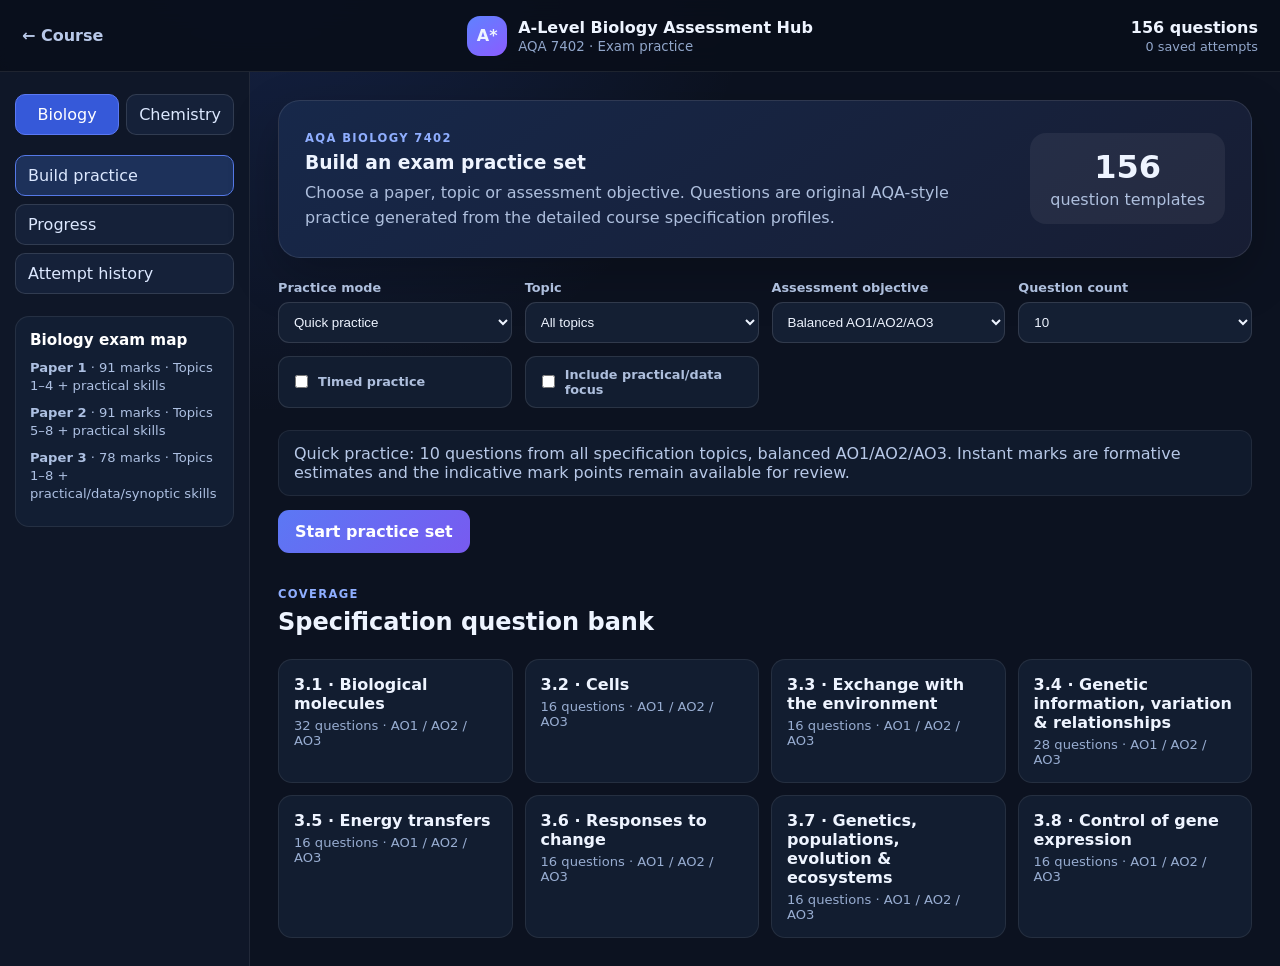
<file: subjects/assessment-hub.html>
<!doctype html>
<html lang="en">
<head>
  <meta charset="utf-8">
  <meta name="viewport" content="width=device-width,initial-scale=1">
  <meta name="theme-color" content="#101726">
  <title>A-Level Assessment Hub</title>
  <meta name="description" content="AQA A-level Biology and Chemistry assessment engine with full-spec question banks, AO tracking, timed practice and saved results.">
  <link rel="stylesheet" href="assessment-engine.css">
</head>
<body>
<header class="assess-topbar">
  <a id="backLink" class="back-link" href="../index.html">← Course</a>
  <div class="brand"><span class="brand-mark">A*</span><div><strong id="brandTitle">Assessment Hub</strong><small id="brandSub">AQA A-Level</small></div></div>
  <div class="top-progress"><strong id="bankCount">0 questions</strong><span id="attemptCount">0 saved attempts</span></div>
</header>
<main class="assess-shell">
  <aside class="assess-sidebar">
    <div class="subject-switch" role="group" aria-label="Subject">
      <button type="button" data-subject="biology">Biology</button>
      <button type="button" data-subject="chemistry">Chemistry</button>
    </div>
    <nav aria-label="Assessment hub">
      <button type="button" class="side-nav active" data-view="setup">Build practice</button>
      <button type="button" class="side-nav" data-view="dashboard">Progress</button>
      <button type="button" class="side-nav" data-view="history">Attempt history</button>
    </nav>
    <article class="exam-map" id="examMap"></article>
  </aside>

  <section class="assess-main">
    <section id="setupView" class="view active">
      <div class="hero-card">
        <div><span class="eyebrow" id="heroEyebrow">AQA</span><h1 id="heroTitle">Build an exam practice set</h1><p>Choose a paper, topic or assessment objective. Questions are original AQA-style practice generated from the detailed course specification profiles.</p></div>
        <div class="hero-stat"><strong id="heroBankCount">0</strong><span>question templates</span></div>
      </div>
      <div class="setup-grid">
        <label><span>Practice mode</span><select id="modeSelect"><option value="quick">Quick practice</option><option value="topic">Topic test</option><option value="paper1">Paper 1 mix</option><option value="paper2">Paper 2 mix</option><option value="paper3">Paper 3 / synoptic</option><option value="ao">AO focus</option><option value="practical">Practical & data skills</option></select></label>
        <label><span>Topic</span><select id="topicSelect"><option value="all">All topics</option></select></label>
        <label><span>Assessment objective</span><select id="aoSelect"><option value="all">Balanced AO1/AO2/AO3</option><option value="AO1">AO1 knowledge</option><option value="AO2">AO2 application</option><option value="AO3">AO3 analysis/evaluation</option></select></label>
        <label><span>Question count</span><select id="countSelect"><option>5</option><option selected>10</option><option>15</option><option>20</option><option>30</option></select></label>
        <label class="check-label"><input id="timedToggle" type="checkbox"><span>Timed practice</span></label>
        <label class="check-label"><input id="practicalToggle" type="checkbox"><span>Include practical/data focus</span></label>
      </div>
      <div class="setup-summary" id="setupSummary"></div>
      <button type="button" id="startBtn" class="primary-btn">Start practice set</button>
      <section class="coverage-panel"><div class="section-head"><div><span class="eyebrow">Coverage</span><h2>Specification question bank</h2></div></div><div id="coverageGrid" class="coverage-grid"></div></section>
    </section>

    <section id="sessionView" class="view" hidden>
      <div class="session-head"><div><span class="eyebrow" id="sessionLabel">Practice set</span><h2 id="questionProgress">Question 1 of 10</h2></div><div class="session-stats"><strong id="scoreLive">0 marks</strong><span id="timer" hidden>00:00</span></div></div>
      <div class="question-progress-track"><i id="questionProgressBar"></i></div>
      <article class="question-card">
        <div class="question-meta"><span id="qRef"></span><span id="qAO"></span><span id="qPaper"></span><strong id="qMarks"></strong></div>
        <h3 id="qPrompt"></h3>
        <p id="qContext" class="question-context"></p>
        <textarea id="answerInput" rows="8" placeholder="Type your answer here. Use precise scientific terminology and show working where relevant."></textarea>
        <div class="answer-actions"><button type="button" id="markBtn" class="primary-btn">Mark answer</button><button type="button" id="skipBtn" class="secondary-btn">Skip</button></div>
        <section id="feedbackPanel" class="feedback-panel" hidden>
          <div class="feedback-score"><strong id="feedbackScore"></strong><span id="feedbackLabel"></span></div>
          <div><h4>Indicative mark points</h4><ul id="markPoints"></ul></div>
          <div><h4>How to improve</h4><p id="improveText"></p></div>
          <button type="button" id="nextBtn" class="primary-btn">Next question</button>
        </section>
      </article>
    </section>

    <section id="resultView" class="view" hidden>
      <div class="result-hero"><span class="eyebrow">Practice complete</span><h2 id="resultTitle">Your result</h2><div class="result-score"><strong id="resultPercent">0%</strong><span id="resultMarks">0 / 0 marks</span></div></div>
      <div id="aoResults" class="ao-grid"></div>
      <div class="result-grid"><article><h3>Strongest areas</h3><ul id="strongAreas"></ul></article><article><h3>Focus next</h3><ul id="weakAreas"></ul></article></div>
      <div class="result-actions"><button id="retryBtn" type="button" class="primary-btn">Build another set</button><button id="reviewBtn" type="button" class="secondary-btn">View progress dashboard</button></div>
    </section>

    <section id="dashboardView" class="view" hidden>
      <div class="section-head"><div><span class="eyebrow">Mastery</span><h2 id="dashboardTitle">Assessment progress</h2><p>Saved locally on this device. Scores are formative and intended to guide revision.</p></div></div>
      <div id="dashboardStats" class="dashboard-stats"></div>
      <div id="topicMastery" class="mastery-list"></div>
    </section>

    <section id="historyView" class="view" hidden>
      <div class="section-head"><div><span class="eyebrow">History</span><h2>Saved attempts</h2><p>Review recent practice sets, scores and AO performance.</p></div><button id="clearHistoryBtn" type="button" class="secondary-btn">Clear history</button></div>
      <div id="historyList" class="history-list"></div>
    </section>
  </section>
</main>
<div id="toast" class="toast" role="status" aria-live="polite"></div>
<script src="../course-config.js"></script>
<script src="biology-content.js"></script>
<script src="chemistry-content.js"></script>
<script src="assessment-data.js"></script>
<script src="assessment-engine.js"></script>
</body>
</html>
</file>
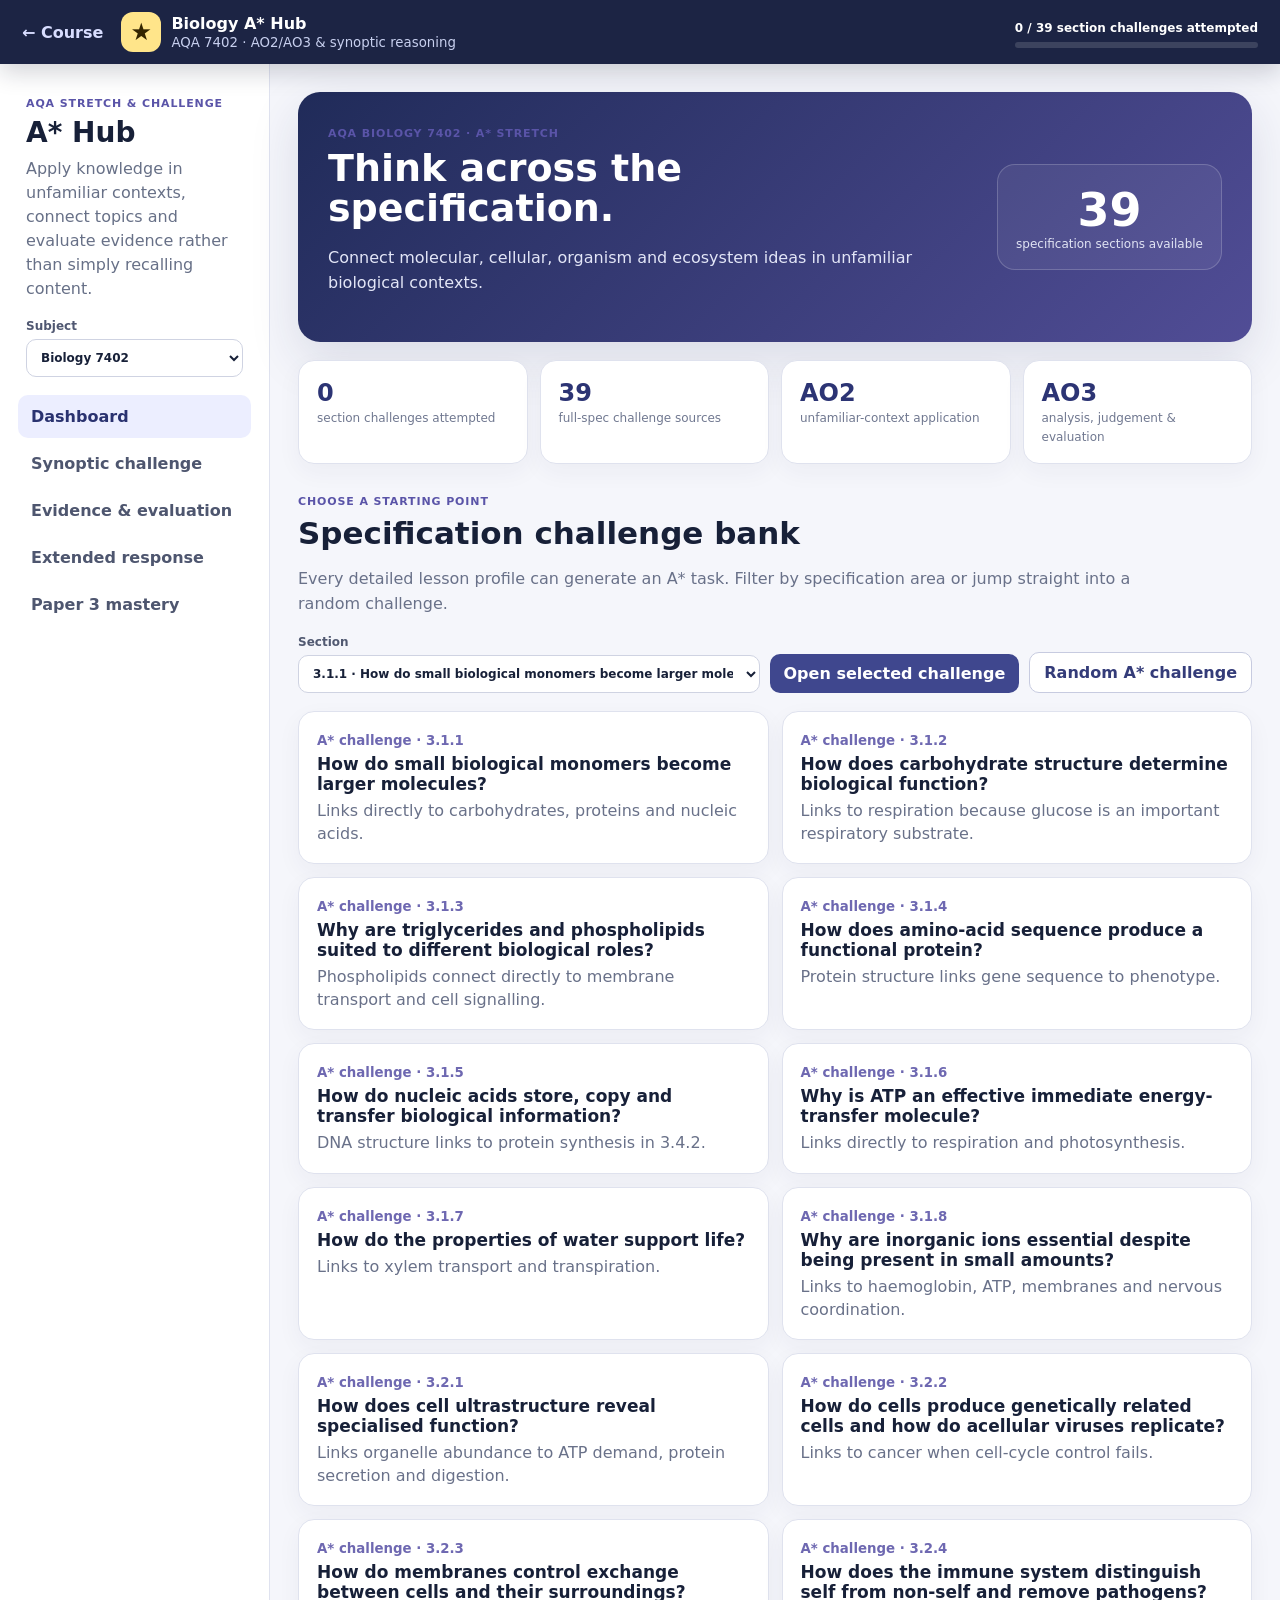
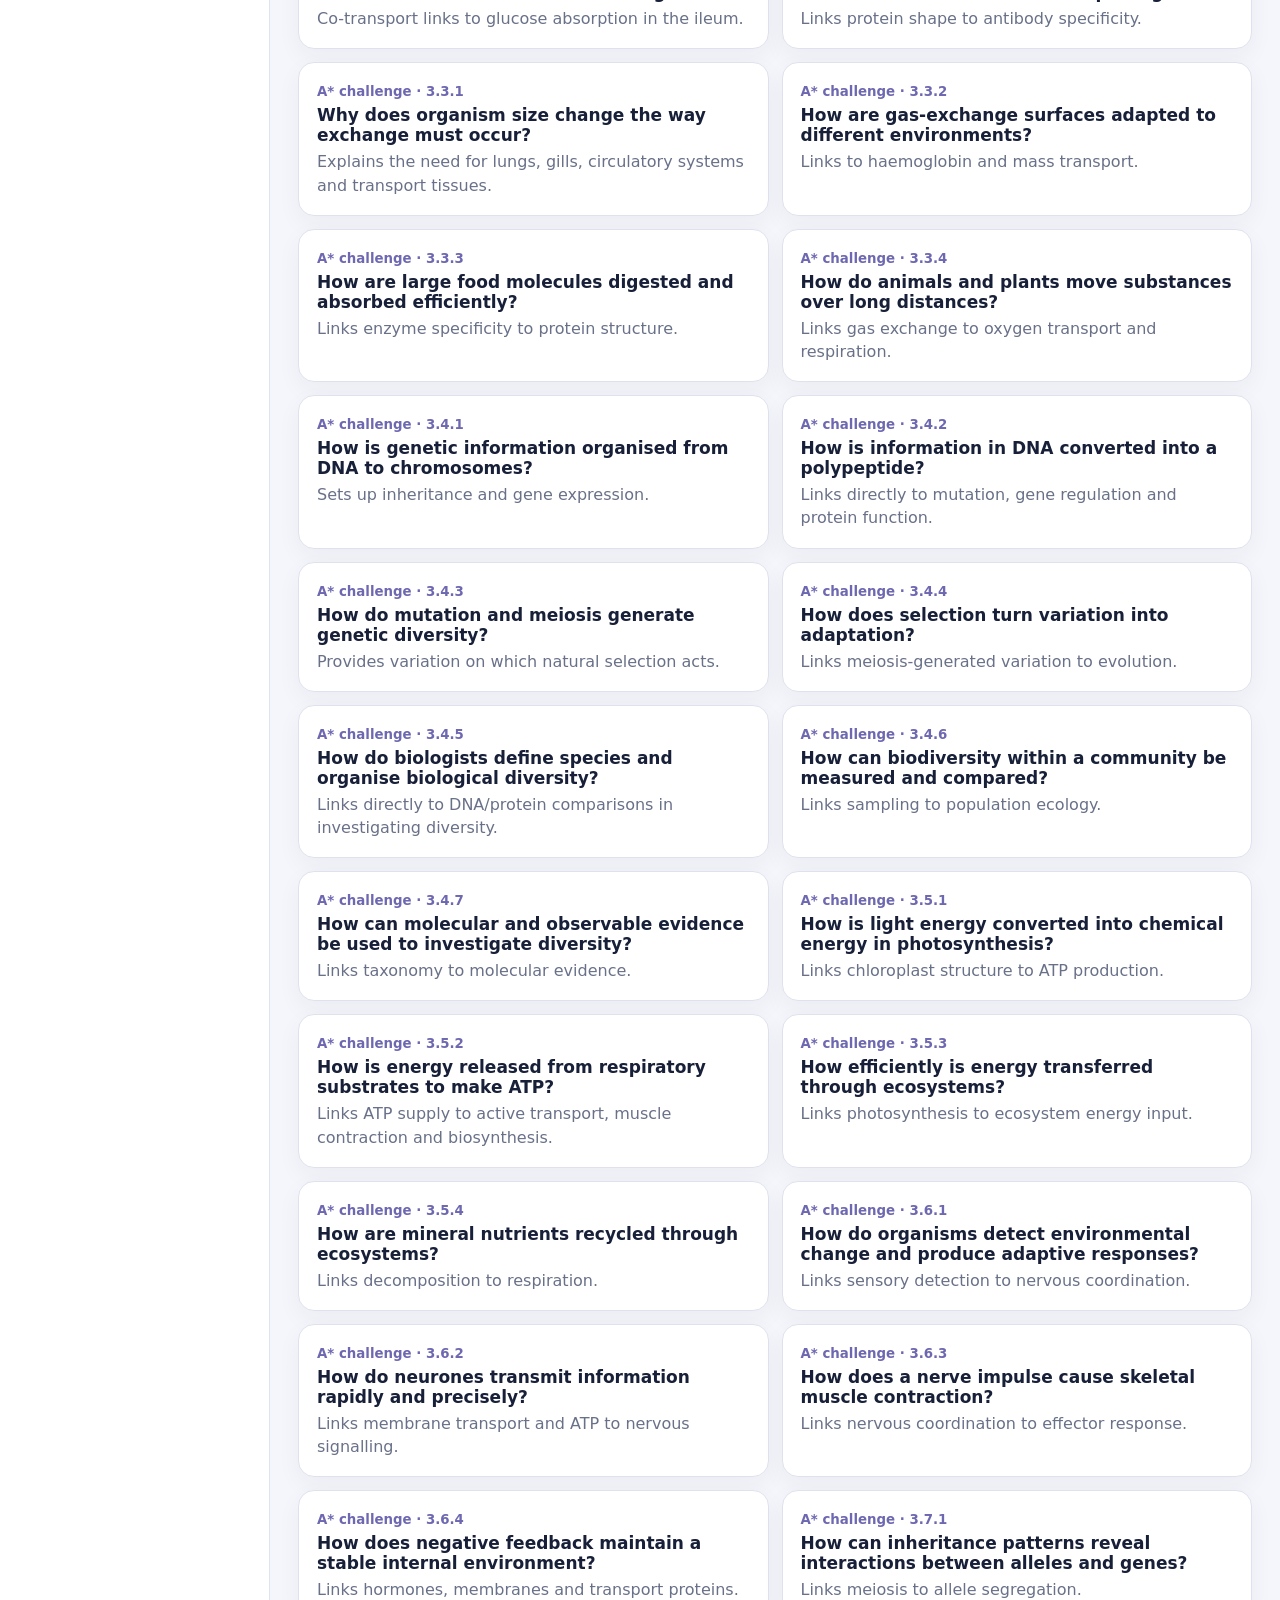
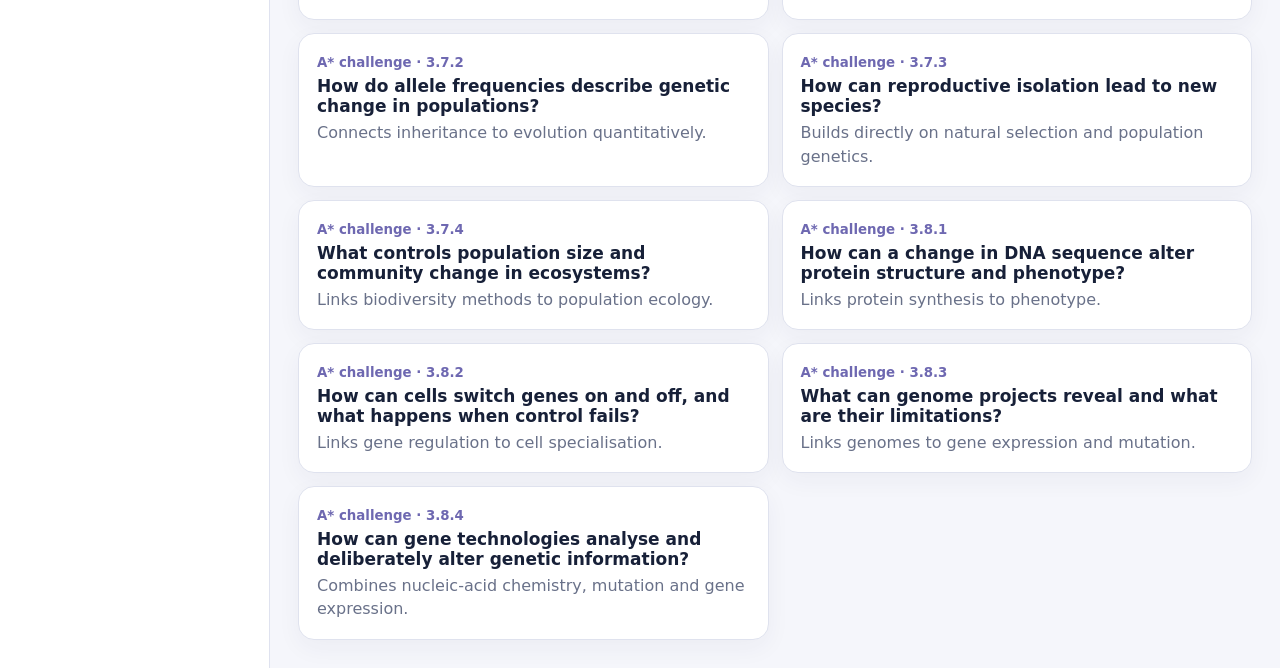
<file: subjects/astar-hub.html>
<!doctype html>
<html lang="en">
<head>
  <meta charset="utf-8">
  <meta name="viewport" content="width=device-width,initial-scale=1">
  <meta name="theme-color" content="#1d2440">
  <title>A-Level A* Hub</title>
  <meta name="description" content="AQA A-Level Biology and Chemistry A* synoptic challenge hub for unfamiliar contexts, AO2/AO3 reasoning, extended responses, practical evaluation and Paper 3 preparation.">
  <link rel="stylesheet" href="astar-hub.css">
</head>
<body>
<header class="topbar">
  <a id="backLink" class="back-link" href="../index.html">← Course</a>
  <div class="brand"><span>★</span><div><strong id="brandTitle">A* Hub</strong><small id="brandSub">AQA synoptic reasoning</small></div></div>
  <div class="progress"><strong id="progressText">0 challenges completed</strong><div class="meter"><i id="progressBar"></i></div></div>
</header>
<main class="shell">
  <aside class="nav">
    <div class="intro"><span class="eyebrow">AQA stretch & challenge</span><h1>A* Hub</h1><p>Apply knowledge in unfamiliar contexts, connect topics and evaluate evidence rather than simply recalling content.</p></div>
    <label class="subject-pick">Subject<select id="subjectSelect"><option value="biology">Biology 7402</option><option value="chemistry">Chemistry 7405</option></select></label>
    <button class="nav-btn active" data-view="dashboard">Dashboard</button>
    <button class="nav-btn" data-view="challenge">Synoptic challenge</button>
    <button class="nav-btn" data-view="evidence">Evidence & evaluation</button>
    <button class="nav-btn" data-view="extended">Extended response</button>
    <button class="nav-btn" data-view="master">Paper 3 mastery</button>
  </aside>
  <section class="main">
    <section class="view active" id="dashboardView">
      <div class="hero"><div><span class="eyebrow" id="heroEyebrow">AQA A-Level</span><h2 id="heroTitle">Think across the specification.</h2><p id="heroText"></p></div><div class="hero-stat"><strong id="coverageCount">0</strong><span>specification sections available</span></div></div>
      <div class="stats" id="stats"></div>
      <div class="section-head"><span class="eyebrow">Choose a starting point</span><h2>Specification challenge bank</h2><p>Every detailed lesson profile can generate an A* task. Filter by specification area or jump straight into a random challenge.</p></div>
      <div class="filters"><label>Section<select id="refSelect"></select></label><button class="primary" id="openChallengeBtn">Open selected challenge</button><button class="secondary" id="randomBtn">Random A* challenge</button></div>
      <div class="topic-grid" id="topicGrid"></div>
    </section>

    <section class="view" id="challengeView" hidden>
      <div class="section-head"><span class="eyebrow">AO2 · unfamiliar context</span><h2 id="challengeTitle">Synoptic challenge</h2><p id="challengeQuestion"></p></div>
      <div class="challenge-grid" id="challengeGrid"></div>
      <div class="response-card"><h3>Build your response</h3><textarea id="challengeResponse" rows="8" placeholder="Explain the science, apply it to the unfamiliar context, make the cross-topic link and state any assumptions or limitations…"></textarea><div class="actions"><button class="primary" id="challengeCheck">Reveal A* checklist</button><button class="secondary" id="challengeSave">Save attempt</button></div><div id="challengeFeedback" class="feedback"></div></div>
    </section>

    <section class="view" id="evidenceView" hidden>
      <div class="section-head"><span class="eyebrow">AO3 · evidence, data & practical design</span><h2>Interrogate the evidence</h2><p id="evidenceIntro"></p></div>
      <div class="evidence-case" id="evidenceCase"></div>
      <div class="response-card"><h3>Evaluation response</h3><textarea id="evidenceResponse" rows="8" placeholder="Identify limitations, explain their effect, propose a justified improvement and state what conclusion the evidence actually supports…"></textarea><div class="actions"><button class="primary" id="evidenceCheck">Reveal AO3 checklist</button><button class="secondary" id="evidenceSave">Save evaluation</button></div><div id="evidenceFeedback" class="feedback"></div></div>
    </section>

    <section class="view" id="extendedView" hidden>
      <div class="section-head"><span class="eyebrow">Extended response</span><h2 id="extendedTitle">A* extended reasoning</h2><p id="extendedPrompt"></p></div>
      <div class="planner" id="extendedPlanner"></div>
      <div class="response-card"><textarea id="extendedResponse" rows="12" placeholder="Write a coherent, precise response with linked scientific reasoning…"></textarea><div class="actions"><button class="primary" id="extendedCheck">Reveal examiner checklist</button><button class="secondary" id="extendedSave">Save response</button></div><div id="extendedFeedback" class="feedback"></div></div>
    </section>

    <section class="view" id="masterView" hidden>
      <div class="section-head"><span class="eyebrow">Paper 3</span><h2 id="masterTitle">Paper 3 mastery</h2><p id="masterIntro"></p></div>
      <div id="masterTask" class="master-task"></div>
      <div class="response-card"><h3 id="masterResponseTitle">Plan your response</h3><textarea id="masterResponse" rows="12" placeholder="Plan links, evidence and a logical route before writing…"></textarea><div class="actions"><button class="primary" id="masterCheck">Reveal mastery checklist</button><button class="secondary" id="masterSave">Save Paper 3 attempt</button></div><div id="masterFeedback" class="feedback"></div></div>
    </section>
  </section>
</main>
<div class="toast" id="toast" role="status" aria-live="polite"></div>
<script src="biology-content.js"></script>
<script src="chemistry-content.js"></script>
<script src="astar-hub.js"></script>
</body>
</html>
</file>
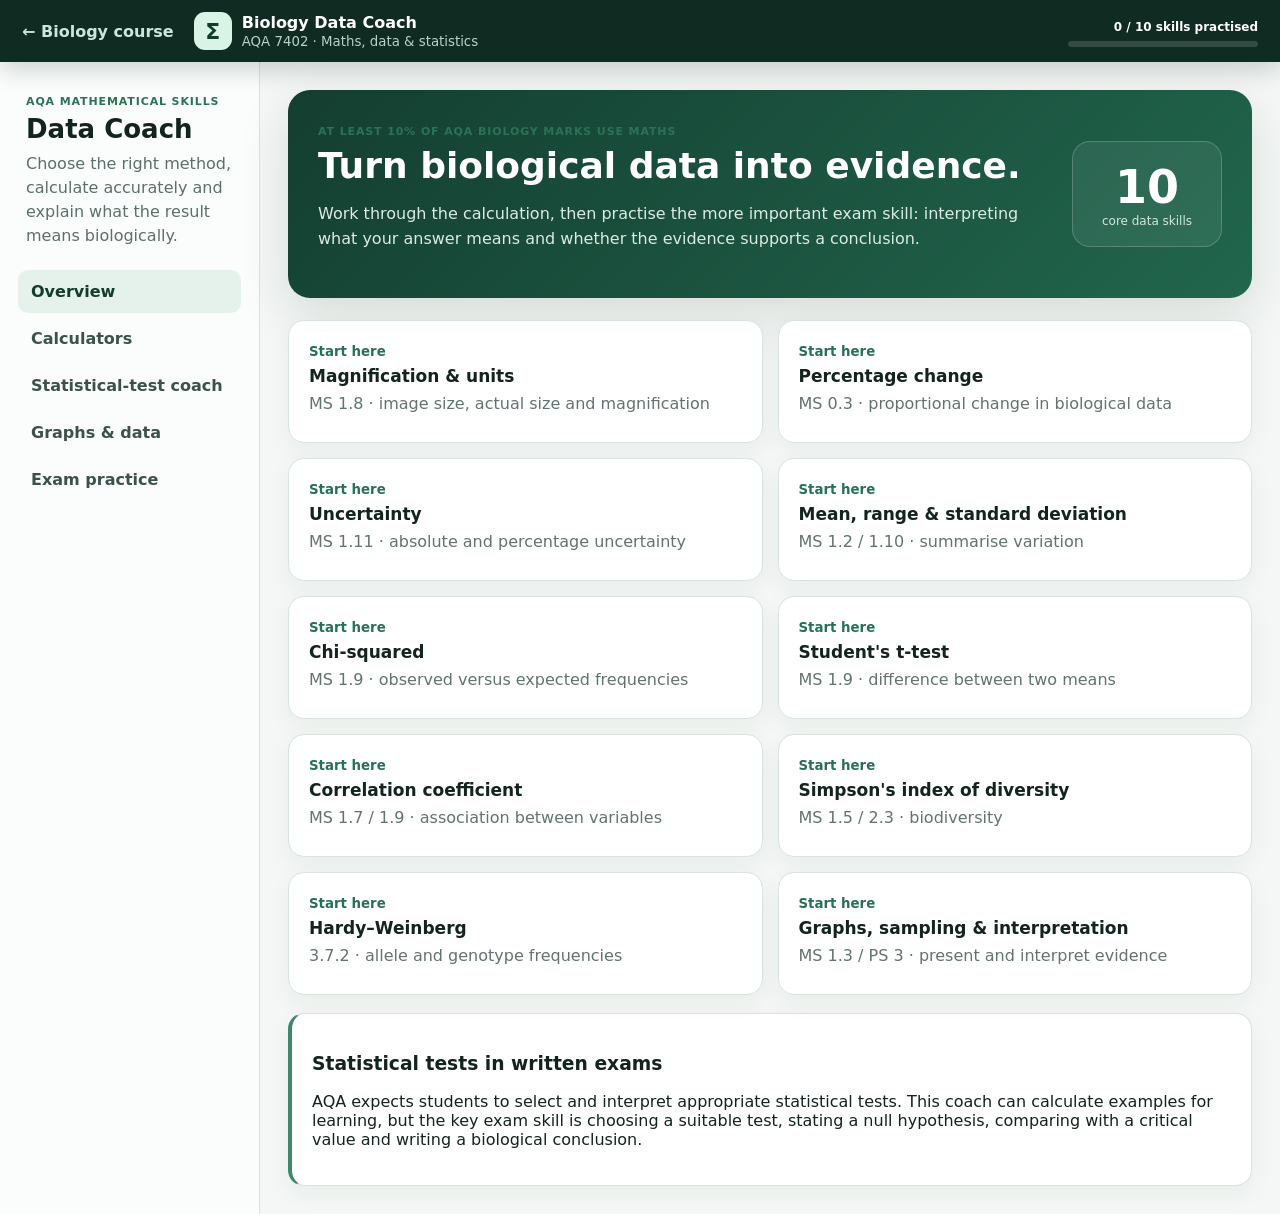
<file: subjects/biology-data-coach.html>
<!doctype html>
<html lang="en">
<head>
  <meta charset="utf-8">
  <meta name="viewport" content="width=device-width,initial-scale=1">
  <meta name="theme-color" content="#0d241d">
  <title>AQA A-Level Biology Data Coach</title>
  <meta name="description" content="AQA Biology 7402 data, maths and statistics coach for magnification, percentage change, uncertainty, standard deviation, statistical-test selection, biodiversity, Hardy-Weinberg and graph interpretation.">
  <link rel="stylesheet" href="biology-data-coach.css">
</head>
<body>
<header class="coach-topbar">
  <a href="../index.html?subject=biology" class="back-link">← Biology course</a>
  <div class="brand"><span>Σ</span><div><strong>Biology Data Coach</strong><small>AQA 7402 · Maths, data & statistics</small></div></div>
  <div class="skill-meter"><strong id="skillText">0 / 10 skills practised</strong><div class="meter"><i id="skillBar"></i></div></div>
</header>
<main class="coach-shell">
  <aside class="coach-nav" aria-label="Data Coach sections">
    <div class="nav-intro"><span class="eyebrow">AQA mathematical skills</span><h1>Data Coach</h1><p>Choose the right method, calculate accurately and explain what the result means biologically.</p></div>
    <button class="nav-btn active" data-view="overview">Overview</button>
    <button class="nav-btn" data-view="calculators">Calculators</button>
    <button class="nav-btn" data-view="statistics">Statistical-test coach</button>
    <button class="nav-btn" data-view="graphs">Graphs & data</button>
    <button class="nav-btn" data-view="practice">Exam practice</button>
  </aside>
  <section class="coach-main">
    <section class="view active" id="overviewView">
      <div class="hero"><div><span class="eyebrow">At least 10% of AQA Biology marks use maths</span><h2>Turn biological data into evidence.</h2><p>Work through the calculation, then practise the more important exam skill: interpreting what your answer means and whether the evidence supports a conclusion.</p></div><div class="hero-stat"><strong>10</strong><span>core data skills</span></div></div>
      <div class="skill-grid" id="skillGrid"></div>
      <article class="exam-note"><h3>Statistical tests in written exams</h3><p>AQA expects students to select and interpret appropriate statistical tests. This coach can calculate examples for learning, but the key exam skill is choosing a suitable test, stating a null hypothesis, comparing with a critical value and writing a biological conclusion.</p></article>
    </section>
    <section class="view" id="calculatorsView" hidden>
      <div class="section-head"><span class="eyebrow">Calculate + interpret</span><h2>Biology calculators</h2><p>Enter data, see the working and then use the interpretation prompt to turn the number into an exam-quality biological statement.</p></div>
      <div class="calculator-grid" id="calculatorGrid"></div>
    </section>
    <section class="view" id="statisticsView" hidden>
      <div class="section-head"><span class="eyebrow">MS 1.9</span><h2>Which statistical test?</h2><p>Answer the questions below to choose between chi-squared, Student's t-test and a correlation coefficient.</p></div>
      <div class="test-coach">
        <div class="choice-row"><label>What are you testing?<select id="testPurpose"><option value="difference">A difference between groups/results</option><option value="association">An association/correlation between two variables</option><option value="fit">Whether observed frequencies fit expected frequencies</option></select></label><label>What kind of data?<select id="testData"><option value="continuous">Continuous measurements</option><option value="frequency">Counts/frequencies</option><option value="ranked">Paired/ranked measurements</option></select></label></div>
        <button type="button" class="primary" id="chooseTestBtn">Choose statistical test</button>
        <div class="test-answer" id="testAnswer" aria-live="polite"></div>
      </div>
      <div class="stats-reference" id="statsReference"></div>
    </section>
    <section class="view" id="graphsView" hidden>
      <div class="section-head"><span class="eyebrow">MS 1.3 · 1.7 · PS 3</span><h2>Graphs and data interpretation</h2><p>Choose an appropriate display, describe a pattern without overclaiming, and separate correlation from causation.</p></div>
      <div class="graph-lab">
        <label>Data type<select id="graphType"><option value="continuous">Continuous variable against continuous variable</option><option value="categories">Separate categories</option><option value="frequency">Continuous frequency distribution</option><option value="time">Measurement over time</option></select></label>
        <button type="button" class="primary" id="graphRecommendBtn">Recommend graph</button>
        <div class="graph-answer" id="graphAnswer"></div>
      </div>
      <div class="data-workbench"><h3>Quick trend analyser</h3><p>Paste paired x,y values as <code>1,2</code> on each line. The coach ranks the data and calculates Spearman's rank coefficient.</p><textarea id="pairedData" rows="7" placeholder="1,2\n2,4\n3,5\n4,8"></textarea><button class="primary" id="analyseTrendBtn" type="button">Analyse trend</button><div id="trendResult" class="result-card"></div></div>
    </section>
    <section class="view" id="practiceView" hidden>
      <div class="section-head"><span class="eyebrow">Exam practice</span><h2>Data-skills challenge</h2><p>Short AQA-style questions covering calculation choice, statistics and interpretation.</p></div>
      <div id="practiceCard" class="practice-card"></div>
    </section>
  </section>
</main>
<div class="toast" id="toast" role="status" aria-live="polite"></div>
<script src="biology-data-coach.js"></script>
</body>
</html>
</file>
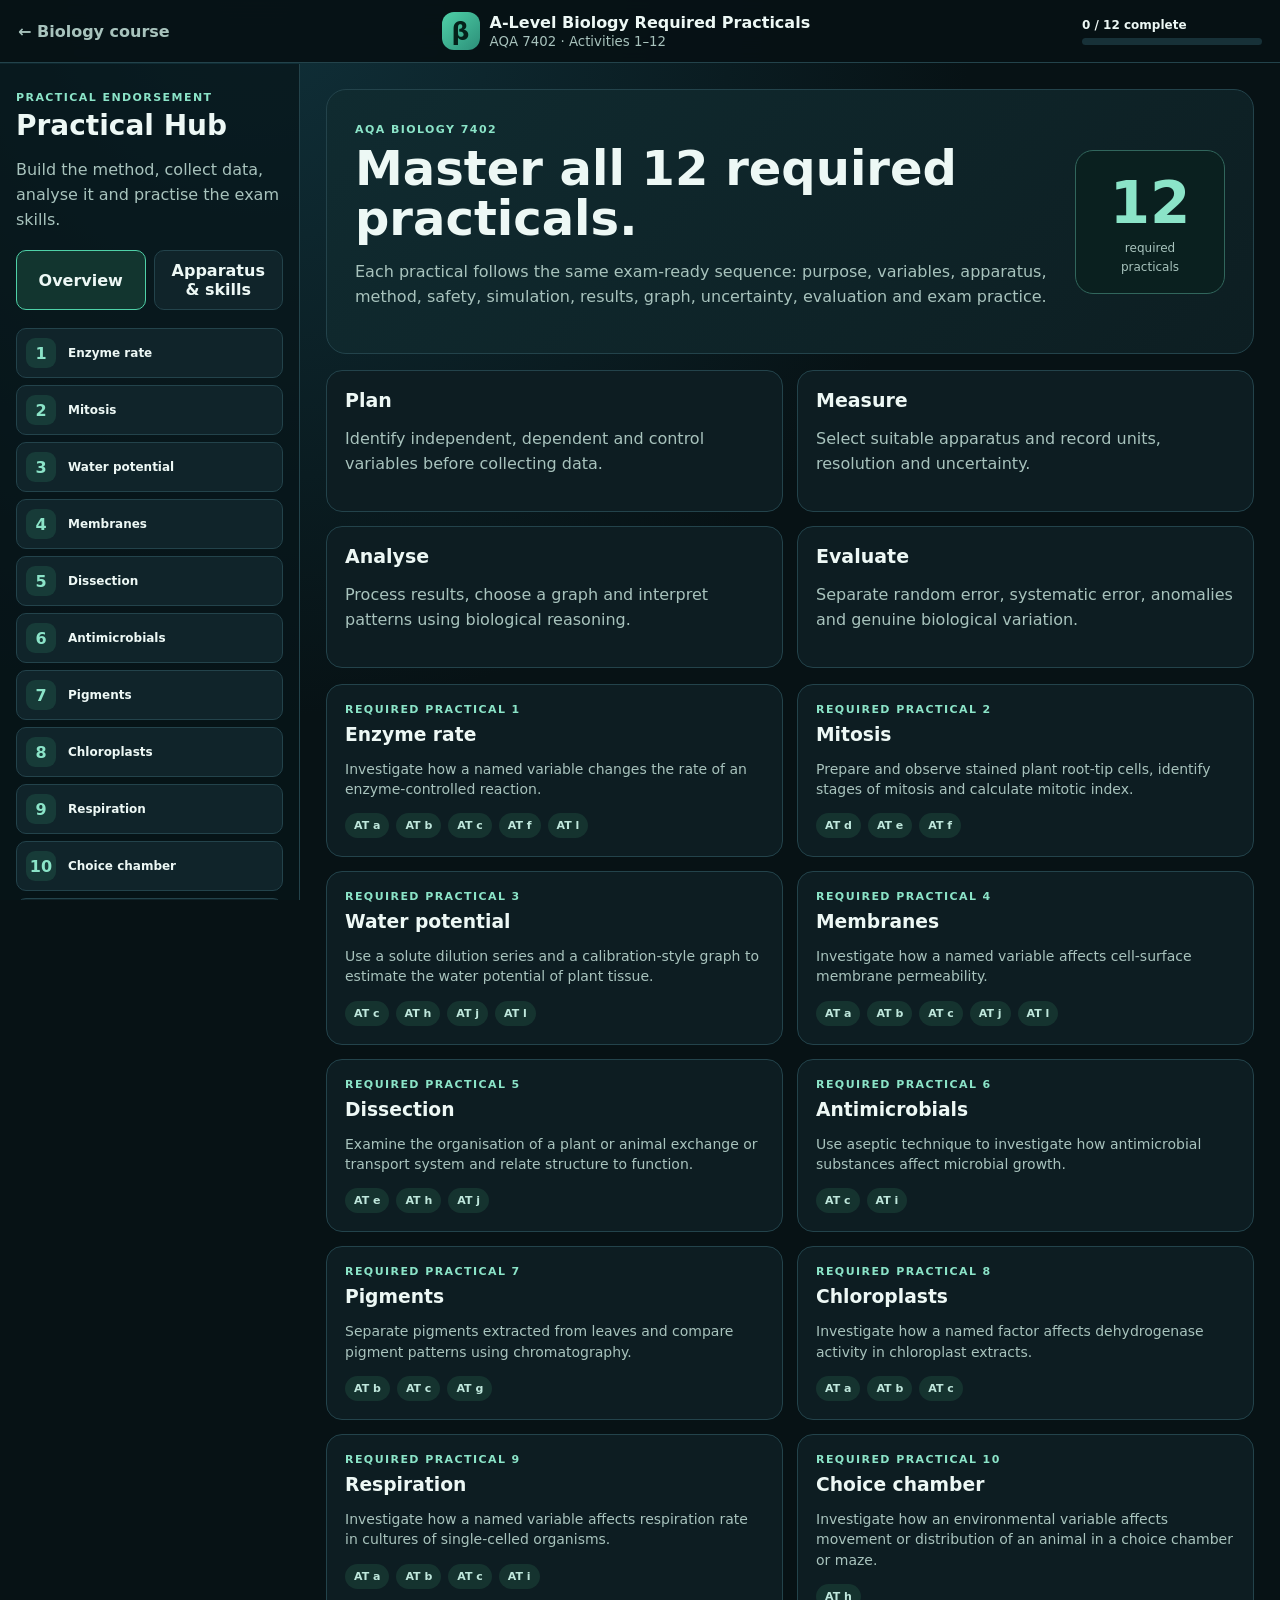
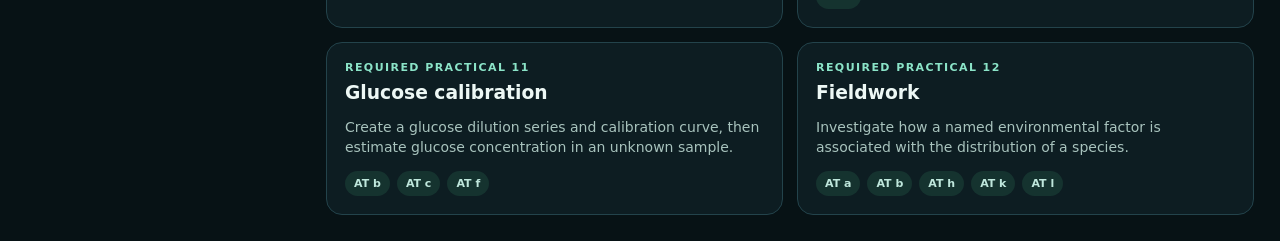
<file: subjects/biology-practicals.html>
<!doctype html>
<html lang="en">
<head>
  <meta charset="utf-8">
  <meta name="viewport" content="width=device-width,initial-scale=1">
  <meta name="theme-color" content="#08151a">
  <title>AQA A-Level Biology Required Practicals</title>
  <meta name="description" content="Interactive AQA A-level Biology 7402 required practicals hub covering practicals 1–12, apparatus and techniques, CPAC-style skills, data analysis and exam practice.">
  <link rel="stylesheet" href="biology-practicals.css">
</head>
<body>
<header class="lab-topbar">
  <a class="back-link" href="../index.html?subject=biology">← Biology course</a>
  <div class="lab-brand"><span>β</span><div><strong>A-Level Biology Required Practicals</strong><small>AQA 7402 · Activities 1–12</small></div></div>
  <div class="lab-progress"><strong id="progressText">0 / 12 complete</strong><div class="progress-track"><i id="progressBar"></i></div></div>
</header>
<main class="lab-shell">
  <aside class="practical-nav" aria-label="Required practicals">
    <div class="nav-head"><span class="eyebrow">Practical endorsement</span><h1>Practical Hub</h1><p>Build the method, collect data, analyse it and practise the exam skills.</p></div>
    <div class="nav-tools">
      <button type="button" id="overviewBtn" class="nav-action active">Overview</button>
      <button type="button" id="skillsBtn" class="nav-action">Apparatus &amp; skills</button>
    </div>
    <ol id="practicalList" class="practical-list"></ol>
  </aside>

  <section class="lab-main">
    <section id="overviewView" class="view active">
      <div class="hero-card">
        <div><span class="eyebrow">AQA Biology 7402</span><h2>Master all 12 required practicals.</h2><p>Each practical follows the same exam-ready sequence: purpose, variables, apparatus, method, safety, simulation, results, graph, uncertainty, evaluation and exam practice.</p></div>
        <div class="hero-stat"><strong>12</strong><span>required practicals</span></div>
      </div>
      <div class="overview-grid">
        <article><strong>Plan</strong><p>Identify independent, dependent and control variables before collecting data.</p></article>
        <article><strong>Measure</strong><p>Select suitable apparatus and record units, resolution and uncertainty.</p></article>
        <article><strong>Analyse</strong><p>Process results, choose a graph and interpret patterns using biological reasoning.</p></article>
        <article><strong>Evaluate</strong><p>Separate random error, systematic error, anomalies and genuine biological variation.</p></article>
      </div>
      <div class="practical-cards" id="overviewCards"></div>
    </section>

    <section id="skillsView" class="view" hidden>
      <div class="section-head"><div><span class="eyebrow">AQA apparatus &amp; techniques</span><h2>AT skills a–l</h2><p>The 12 required activities collectively provide opportunities to develop all listed apparatus and technique skills.</p></div></div>
      <div class="skills-grid" id="skillsGrid"></div>
      <article class="skills-note"><h3>Written-paper practical skills</h3><p>Expect questions on experimental design, variables, data presentation, uncertainty, evaluating methods and interpreting unfamiliar practical contexts. The practical endorsement itself is assessed separately by teachers.</p></article>
    </section>

    <section id="practicalView" class="view" hidden>
      <div class="practical-hero">
        <div><span class="eyebrow" id="practicalCode">Required practical 1</span><h2 id="practicalTitle"></h2><p id="practicalSummary"></p></div>
        <button type="button" id="completeBtn" class="complete-btn">Mark complete</button>
      </div>
      <div class="practical-meta"><span id="topicLink"></span><span id="atLinks"></span></div>
      <div class="lesson-tabs" role="tablist" aria-label="Practical sections">
        <button type="button" class="lesson-tab active" data-tab="plan">Plan</button>
        <button type="button" class="lesson-tab" data-tab="method">Method</button>
        <button type="button" class="lesson-tab" data-tab="simulate">Interactive lab</button>
        <button type="button" class="lesson-tab" data-tab="analyse">Analyse</button>
        <button type="button" class="lesson-tab" data-tab="exam">Exam practice</button>
      </div>
      <div id="panelPlan" class="lesson-panel active"></div>
      <div id="panelMethod" class="lesson-panel" hidden></div>
      <div id="panelSimulate" class="lesson-panel" hidden></div>
      <div id="panelAnalyse" class="lesson-panel" hidden></div>
      <div id="panelExam" class="lesson-panel" hidden></div>
    </section>
  </section>
</main>
<div class="toast" id="toast" role="status" aria-live="polite"></div>
<script src="biology-practicals.js"></script>
</body>
</html>
</file>
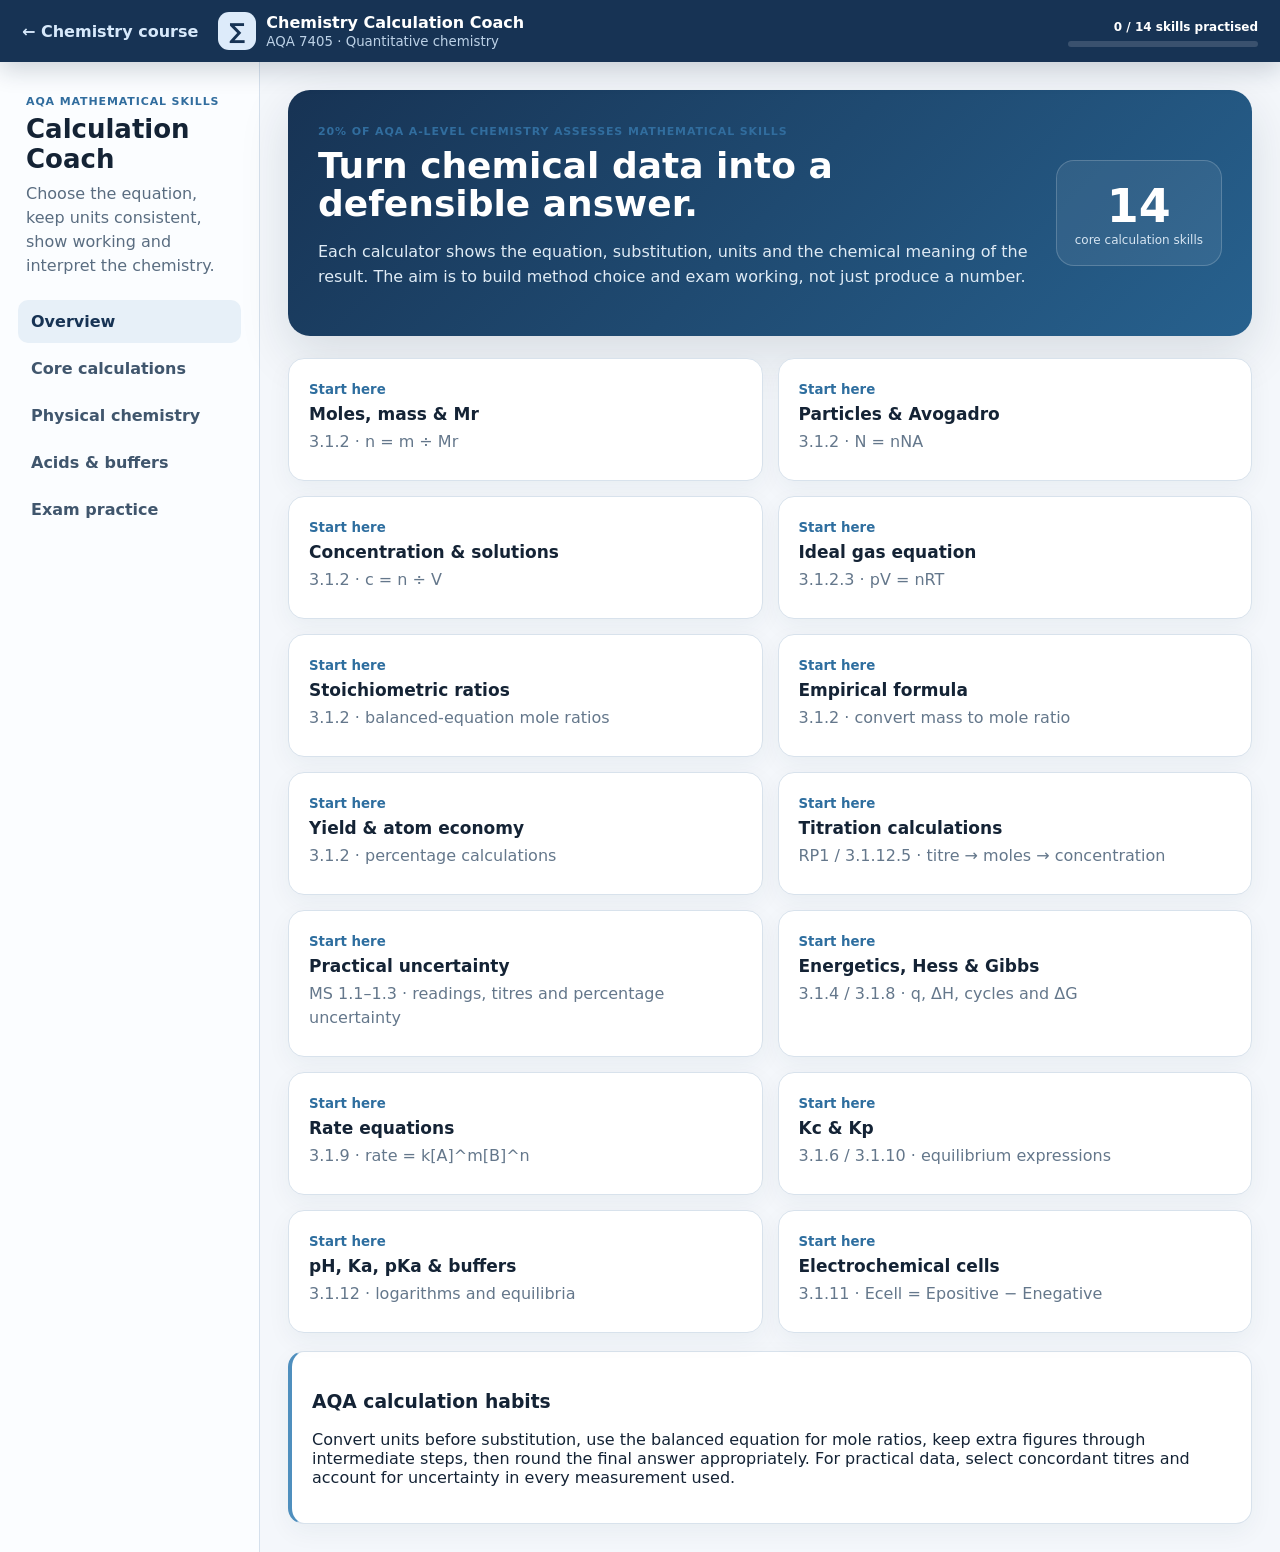
<file: subjects/chemistry-calculation-coach.html>
<!doctype html>
<html lang="en">
<head>
  <meta charset="utf-8">
  <meta name="viewport" content="width=device-width,initial-scale=1">
  <meta name="theme-color" content="#173354">
  <title>AQA A-Level Chemistry Calculation Coach</title>
  <meta name="description" content="AQA Chemistry 7405 calculation coach for moles, solutions, gases, stoichiometry, titrations, uncertainty, energetics, rates, equilibria, acids, buffers and electrochemical cells.">
  <link rel="stylesheet" href="chemistry-calculation-coach.css">
</head>
<body>
<header class="coach-topbar">
  <a href="../index.html?subject=chemistry" class="back-link">← Chemistry course</a>
  <div class="brand"><span>∑</span><div><strong>Chemistry Calculation Coach</strong><small>AQA 7405 · Quantitative chemistry</small></div></div>
  <div class="skill-meter"><strong id="skillText">0 / 14 skills practised</strong><div class="meter"><i id="skillBar"></i></div></div>
</header>
<main class="coach-shell">
  <aside class="coach-nav" aria-label="Calculation Coach sections">
    <div class="nav-intro"><span class="eyebrow">AQA mathematical skills</span><h1>Calculation Coach</h1><p>Choose the equation, keep units consistent, show working and interpret the chemistry.</p></div>
    <button class="nav-btn active" data-view="overview">Overview</button>
    <button class="nav-btn" data-view="core">Core calculations</button>
    <button class="nav-btn" data-view="physical">Physical chemistry</button>
    <button class="nav-btn" data-view="acidbase">Acids & buffers</button>
    <button class="nav-btn" data-view="practice">Exam practice</button>
  </aside>
  <section class="coach-main">
    <section class="view active" id="overviewView">
      <div class="hero"><div><span class="eyebrow">20% of AQA A-level Chemistry assesses mathematical skills</span><h2>Turn chemical data into a defensible answer.</h2><p>Each calculator shows the equation, substitution, units and the chemical meaning of the result. The aim is to build method choice and exam working, not just produce a number.</p></div><div class="hero-stat"><strong>14</strong><span>core calculation skills</span></div></div>
      <div class="skill-grid" id="skillGrid"></div>
      <article class="exam-note"><h3>AQA calculation habits</h3><p>Convert units before substitution, use the balanced equation for mole ratios, keep extra figures through intermediate steps, then round the final answer appropriately. For practical data, select concordant titres and account for uncertainty in every measurement used.</p></article>
    </section>
    <section class="view" id="coreView" hidden>
      <div class="section-head"><span class="eyebrow">Amount of substance + practical maths</span><h2>Core Chemistry calculations</h2><p>Moles, particles, solutions, gases, stoichiometry, empirical formulae, yields, titrations and uncertainty.</p></div>
      <div class="calculator-grid" id="coreGrid"></div>
    </section>
    <section class="view" id="physicalView" hidden>
      <div class="section-head"><span class="eyebrow">A-level physical chemistry</span><h2>Energetics, rates, equilibria and cells</h2><p>Calorimetry, Hess cycles, Gibbs energy, rate constants, Kc/Kp and electrode potentials with sign and unit guidance.</p></div>
      <div class="calculator-grid" id="physicalGrid"></div>
    </section>
    <section class="view" id="acidbaseView" hidden>
      <div class="section-head"><span class="eyebrow">3.1.12 Acids and bases</span><h2>pH, Ka, pKa and buffers</h2><p>Move between hydrogen-ion concentration and pH, calculate strong/weak acid or base values and solve acidic-buffer problems.</p></div>
      <div class="calculator-grid" id="acidGrid"></div>
    </section>
    <section class="view" id="practiceView" hidden>
      <div class="section-head"><span class="eyebrow">AQA-style calculation practice</span><h2>Calculation challenge</h2><p>Short questions that test equation choice, conversions, chemistry interpretation and final-answer discipline.</p></div>
      <div id="practiceCard" class="practice-card"></div>
    </section>
  </section>
</main>
<div class="toast" id="toast" role="status" aria-live="polite"></div>
<script src="chemistry-calculation-coach.js"></script>
<script src="chemistry-energetics-calculator.js"></script>
</body>
</html>
</file>
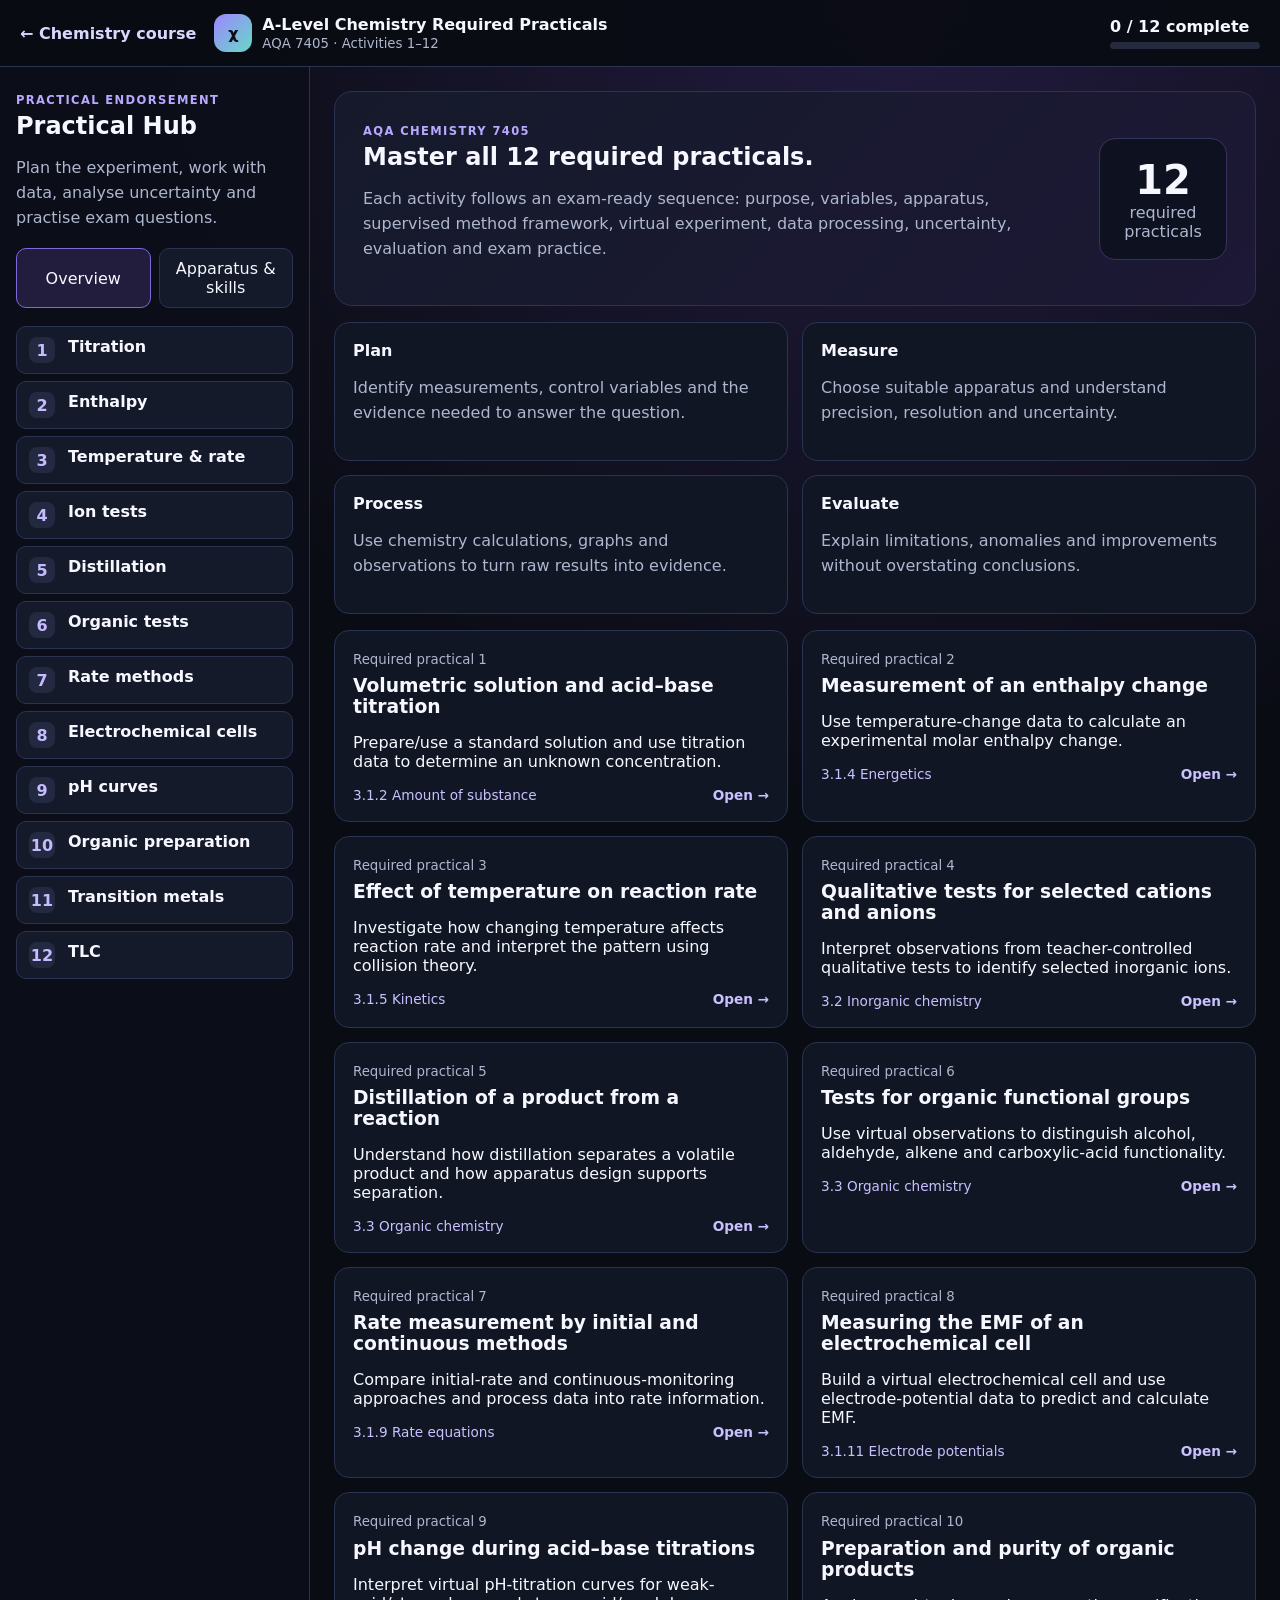
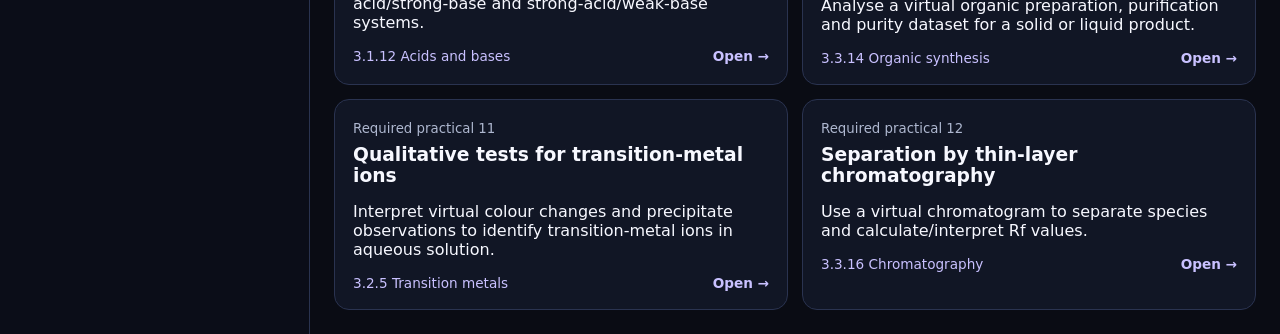
<file: subjects/chemistry-practicals.html>
<!doctype html>
<html lang="en">
<head>
  <meta charset="utf-8">
  <meta name="viewport" content="width=device-width,initial-scale=1">
  <meta name="theme-color" content="#151124">
  <title>AQA A-Level Chemistry Required Practicals</title>
  <meta name="description" content="Interactive AQA A-level Chemistry 7405 required practicals hub covering practicals 1–12, apparatus and techniques, data analysis and exam practice.">
  <link rel="stylesheet" href="chemistry-practicals.css">
</head>
<body>
<header class="lab-topbar">
  <a class="back-link" href="../index.html?subject=chemistry">← Chemistry course</a>
  <div class="lab-brand"><span>χ</span><div><strong>A-Level Chemistry Required Practicals</strong><small>AQA 7405 · Activities 1–12</small></div></div>
  <div class="lab-progress"><strong id="progressText">0 / 12 complete</strong><div class="progress-track"><i id="progressBar"></i></div></div>
</header>
<main class="lab-shell">
  <aside class="practical-nav" aria-label="Required practicals">
    <div class="nav-head"><span class="eyebrow">Practical endorsement</span><h1>Practical Hub</h1><p>Plan the experiment, work with data, analyse uncertainty and practise exam questions.</p></div>
    <div class="nav-tools"><button type="button" id="overviewBtn" class="nav-action active">Overview</button><button type="button" id="skillsBtn" class="nav-action">Apparatus &amp; skills</button></div>
    <ol id="practicalList" class="practical-list"></ol>
  </aside>
  <section class="lab-main">
    <section id="overviewView" class="view active">
      <div class="hero-card"><div><span class="eyebrow">AQA Chemistry 7405</span><h2>Master all 12 required practicals.</h2><p>Each activity follows an exam-ready sequence: purpose, variables, apparatus, supervised method framework, virtual experiment, data processing, uncertainty, evaluation and exam practice.</p></div><div class="hero-stat"><strong>12</strong><span>required practicals</span></div></div>
      <div class="overview-grid"><article><strong>Plan</strong><p>Identify measurements, control variables and the evidence needed to answer the question.</p></article><article><strong>Measure</strong><p>Choose suitable apparatus and understand precision, resolution and uncertainty.</p></article><article><strong>Process</strong><p>Use chemistry calculations, graphs and observations to turn raw results into evidence.</p></article><article><strong>Evaluate</strong><p>Explain limitations, anomalies and improvements without overstating conclusions.</p></article></div>
      <div class="practical-cards" id="overviewCards"></div>
    </section>
    <section id="skillsView" class="view" hidden>
      <div class="section-head"><div><span class="eyebrow">AQA apparatus &amp; techniques</span><h2>AT skills a–l</h2><p>The 12 required activities collectively develop all listed Chemistry apparatus and technique skills.</p></div></div>
      <div class="skills-grid" id="skillsGrid"></div>
      <article class="skills-note"><h3>Written-paper practical skills</h3><p>AQA can assess planning, measurements, observations, calculations, graphs, uncertainty, experimental design and evaluation in written exams, including unfamiliar practical contexts.</p></article>
    </section>
    <section id="practicalView" class="view" hidden>
      <div class="practical-hero"><div><span class="eyebrow" id="practicalCode">Required practical 1</span><h2 id="practicalTitle"></h2><p id="practicalSummary"></p></div><button type="button" id="completeBtn" class="complete-btn">Mark complete</button></div>
      <div class="practical-meta"><span id="topicLink"></span><span id="atLinks"></span></div>
      <div class="lesson-tabs" role="tablist" aria-label="Practical sections"><button type="button" class="lesson-tab active" data-tab="plan">Plan</button><button type="button" class="lesson-tab" data-tab="method">Method</button><button type="button" class="lesson-tab" data-tab="simulate">Interactive lab</button><button type="button" class="lesson-tab" data-tab="analyse">Analyse</button><button type="button" class="lesson-tab" data-tab="exam">Exam practice</button></div>
      <div id="panelPlan" class="lesson-panel active"></div><div id="panelMethod" class="lesson-panel" hidden></div><div id="panelSimulate" class="lesson-panel" hidden></div><div id="panelAnalyse" class="lesson-panel" hidden></div><div id="panelExam" class="lesson-panel" hidden></div>
    </section>
  </section>
</main>
<div class="toast" id="toast" role="status" aria-live="polite"></div>
<script src="chemistry-practicals.js"></script>
</body>
</html>
</file>
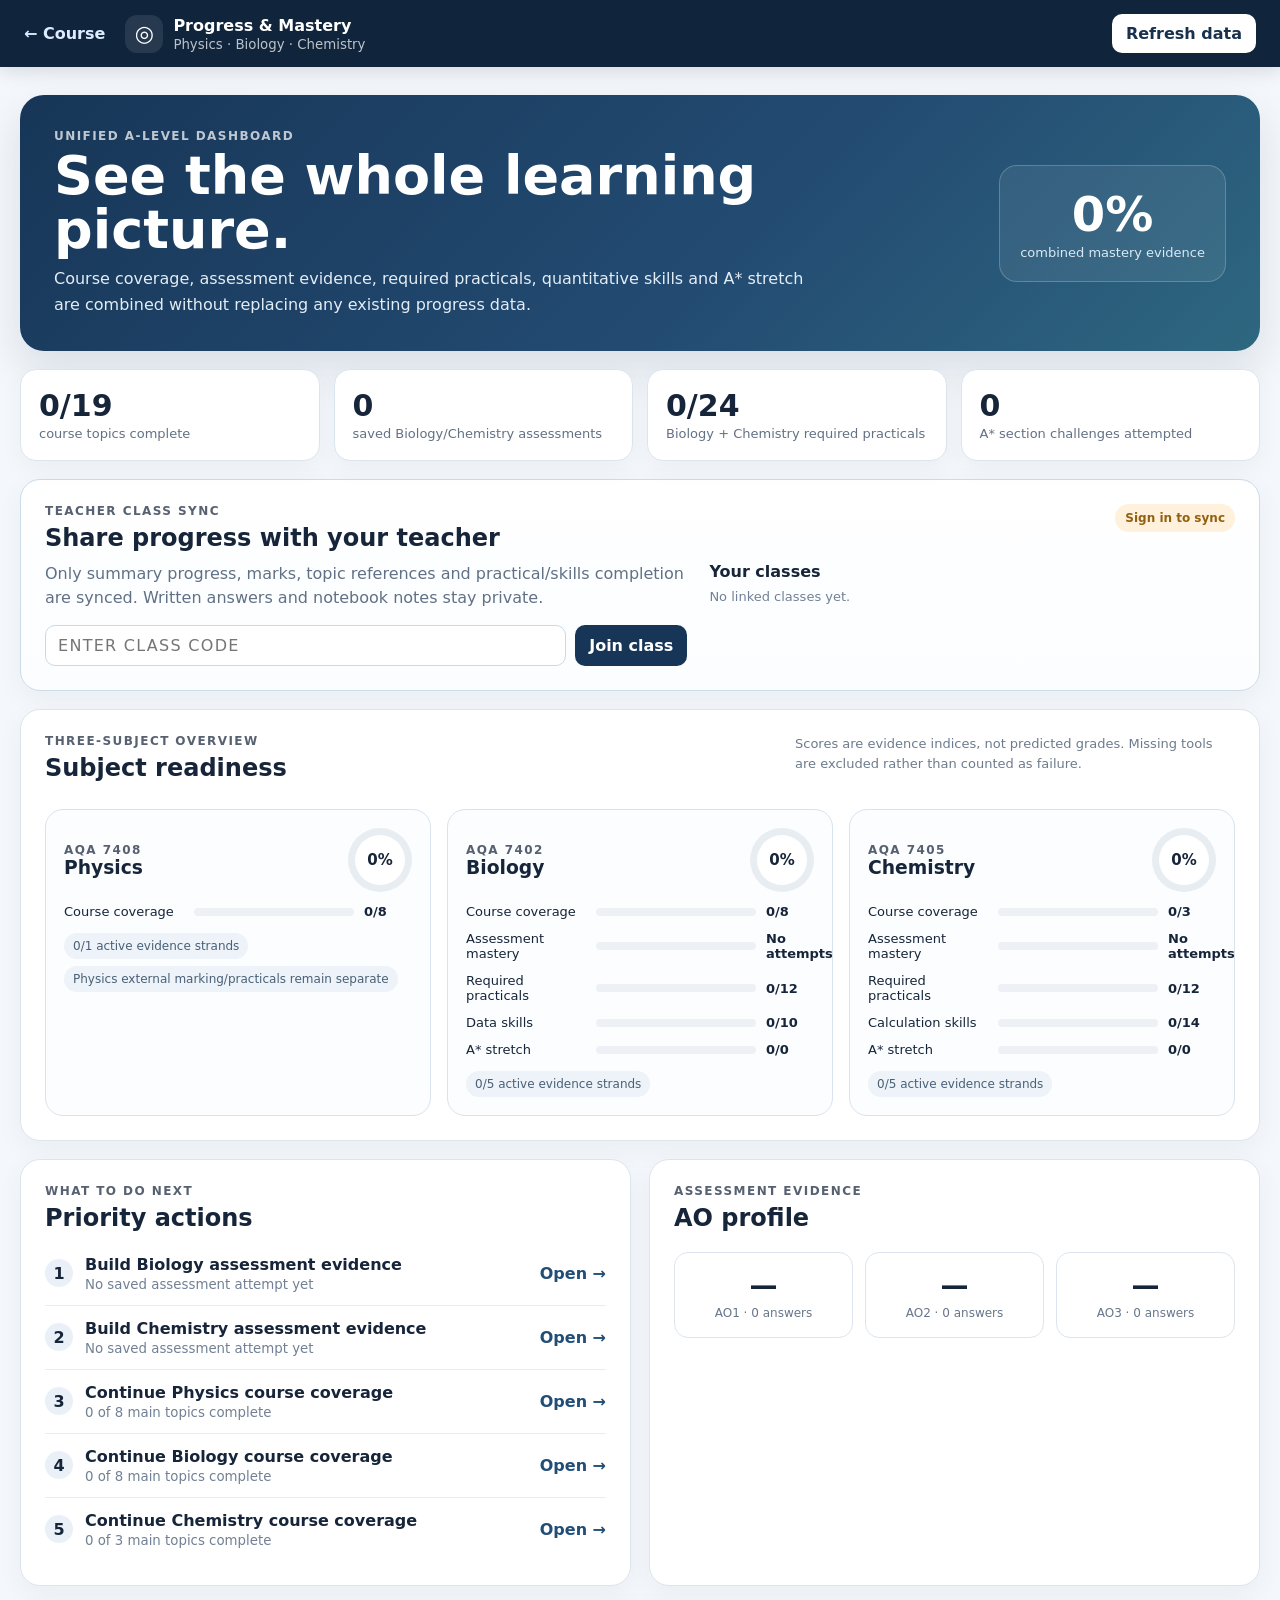
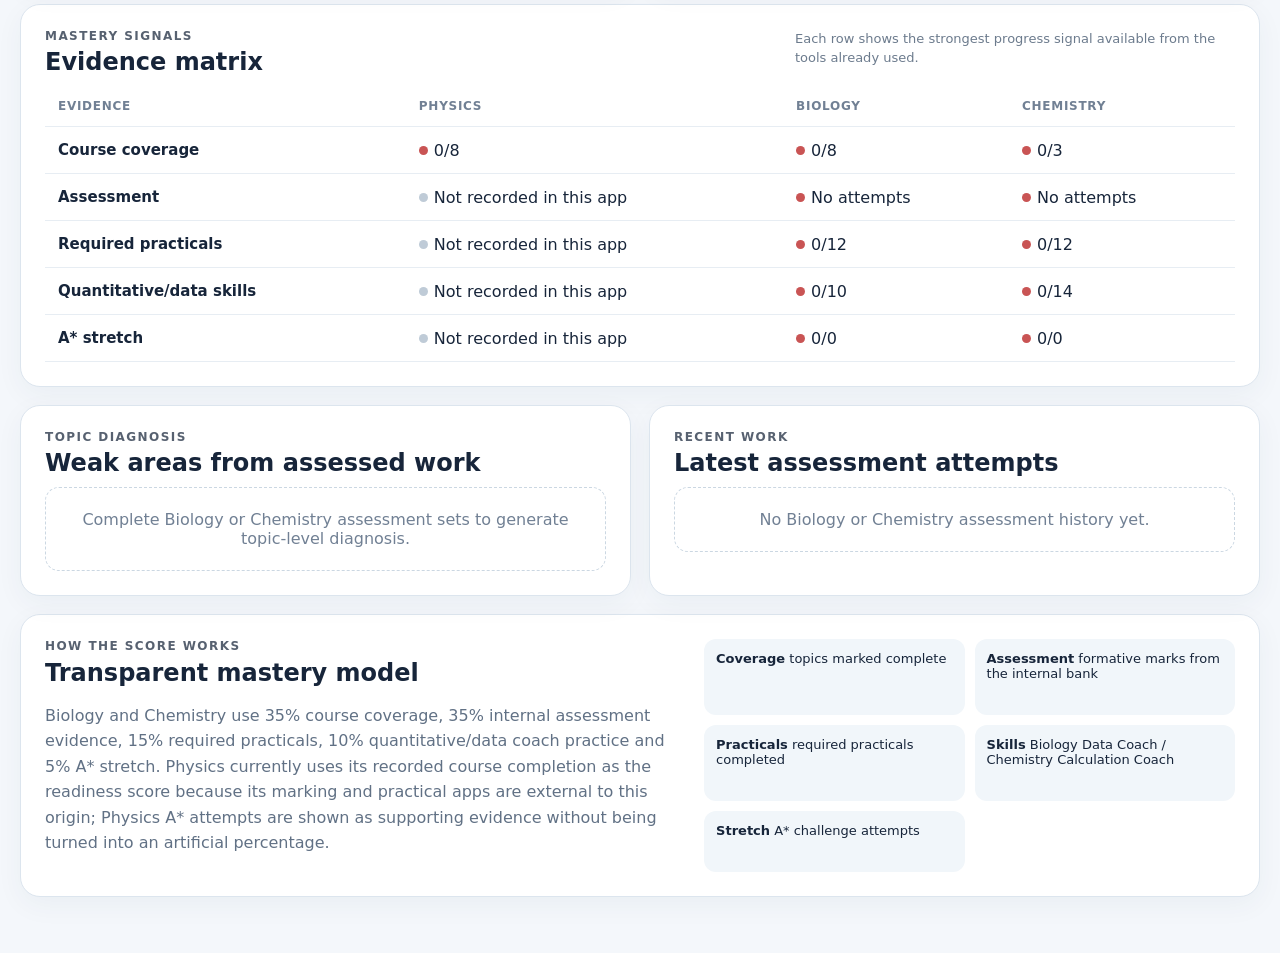
<file: subjects/progress-mastery.html>
<!doctype html>
<html lang="en">
<head>
<meta charset="utf-8"><meta name="viewport" content="width=device-width,initial-scale=1"><meta name="theme-color" content="#132944">
<title>A-Level Progress & Mastery</title>
<meta name="description" content="Unified Physics, Biology and Chemistry progress and mastery dashboard for the AQA A-Level course.">
<link rel="stylesheet" href="progress-mastery.css">
</head>
<body>
<header class="topbar"><a id="backLink" href="../index.html">← Course</a><div class="brand"><span>◎</span><div><strong>Progress & Mastery</strong><small>Physics · Biology · Chemistry</small></div></div><button id="refreshBtn" type="button">Refresh data</button></header>
<main class="shell">
<section class="hero"><div><span class="eyebrow">Unified A-Level dashboard</span><h1>See the whole learning picture.</h1><p>Course coverage, assessment evidence, required practicals, quantitative skills and A* stretch are combined without replacing any existing progress data.</p></div><div class="hero-score"><strong id="overallScore">0%</strong><span>combined mastery evidence</span></div></section>
<section class="summary-grid" id="summaryGrid"></section>
<section class="panel class-sync" id="classSyncPanel"><div class="panel-head"><div><span class="eyebrow">Teacher class sync</span><h2>Share progress with your teacher</h2></div><span class="sync-status" id="classSyncStatus">Checking sign-in…</span></div><div class="class-sync-grid"><div><p>Only summary progress, marks, topic references and practical/skills completion are synced. Written answers and notebook notes stay private.</p><form id="joinClassForm" class="join-class-form"><input id="classCodeInput" maxlength="12" autocomplete="off" placeholder="Enter class code" aria-label="Teacher class code"><button type="submit">Join class</button></form></div><div><strong class="joined-title">Your classes</strong><div id="joinedClasses" class="joined-classes"><span class="muted">No linked classes yet.</span></div></div></div></section>
<section class="panel"><div class="panel-head"><div><span class="eyebrow">Three-subject overview</span><h2>Subject readiness</h2></div><p>Scores are evidence indices, not predicted grades. Missing tools are excluded rather than counted as failure.</p></div><div class="subject-grid" id="subjectGrid"></div></section>
<section class="two-col"><article class="panel"><div class="panel-head"><div><span class="eyebrow">What to do next</span><h2>Priority actions</h2></div></div><div id="priorityList" class="priority-list"></div></article><article class="panel"><div class="panel-head"><div><span class="eyebrow">Assessment evidence</span><h2>AO profile</h2></div></div><div id="aoGrid" class="ao-grid"></div></article></section>
<section class="panel"><div class="panel-head"><div><span class="eyebrow">Mastery signals</span><h2>Evidence matrix</h2></div><p>Each row shows the strongest progress signal available from the tools already used.</p></div><div class="matrix" id="matrix"></div></section>
<section class="two-col"><article class="panel"><div class="panel-head"><div><span class="eyebrow">Topic diagnosis</span><h2>Weak areas from assessed work</h2></div></div><div id="weakAreas" class="weak-list"></div></article><article class="panel"><div class="panel-head"><div><span class="eyebrow">Recent work</span><h2>Latest assessment attempts</h2></div></div><div id="recentAttempts" class="recent-list"></div></article></section>
<section class="panel methodology"><div><span class="eyebrow">How the score works</span><h2>Transparent mastery model</h2><p id="methodText"></p></div><div class="method-grid"><span><b>Coverage</b> topics marked complete</span><span><b>Assessment</b> formative marks from the internal bank</span><span><b>Practicals</b> required practicals completed</span><span><b>Skills</b> Biology Data Coach / Chemistry Calculation Coach</span><span><b>Stretch</b> A* challenge attempts</span></div></section>
</main>
<div class="toast" id="toast" role="status" aria-live="polite"></div>
<script src="progress-mastery.js"></script>
<script src="progress-class-sync.js"></script>
</body></html>
</file>
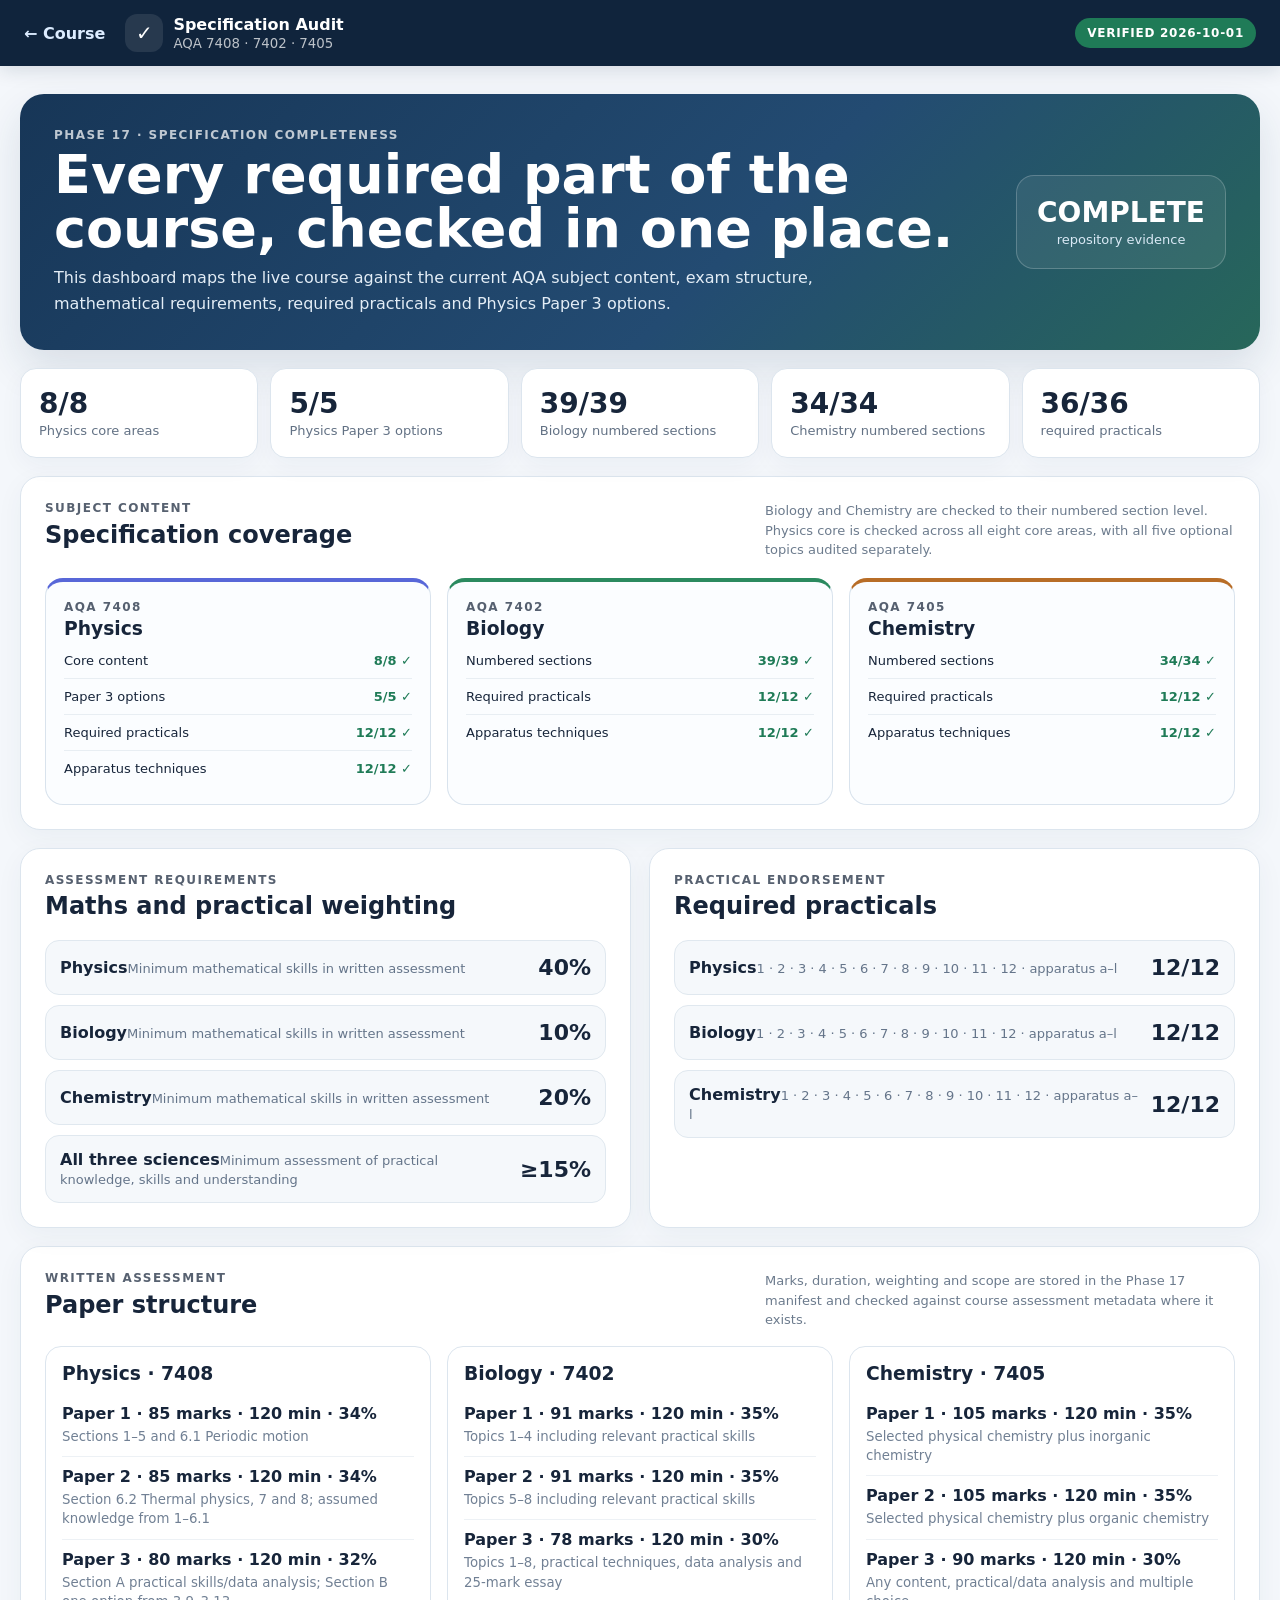
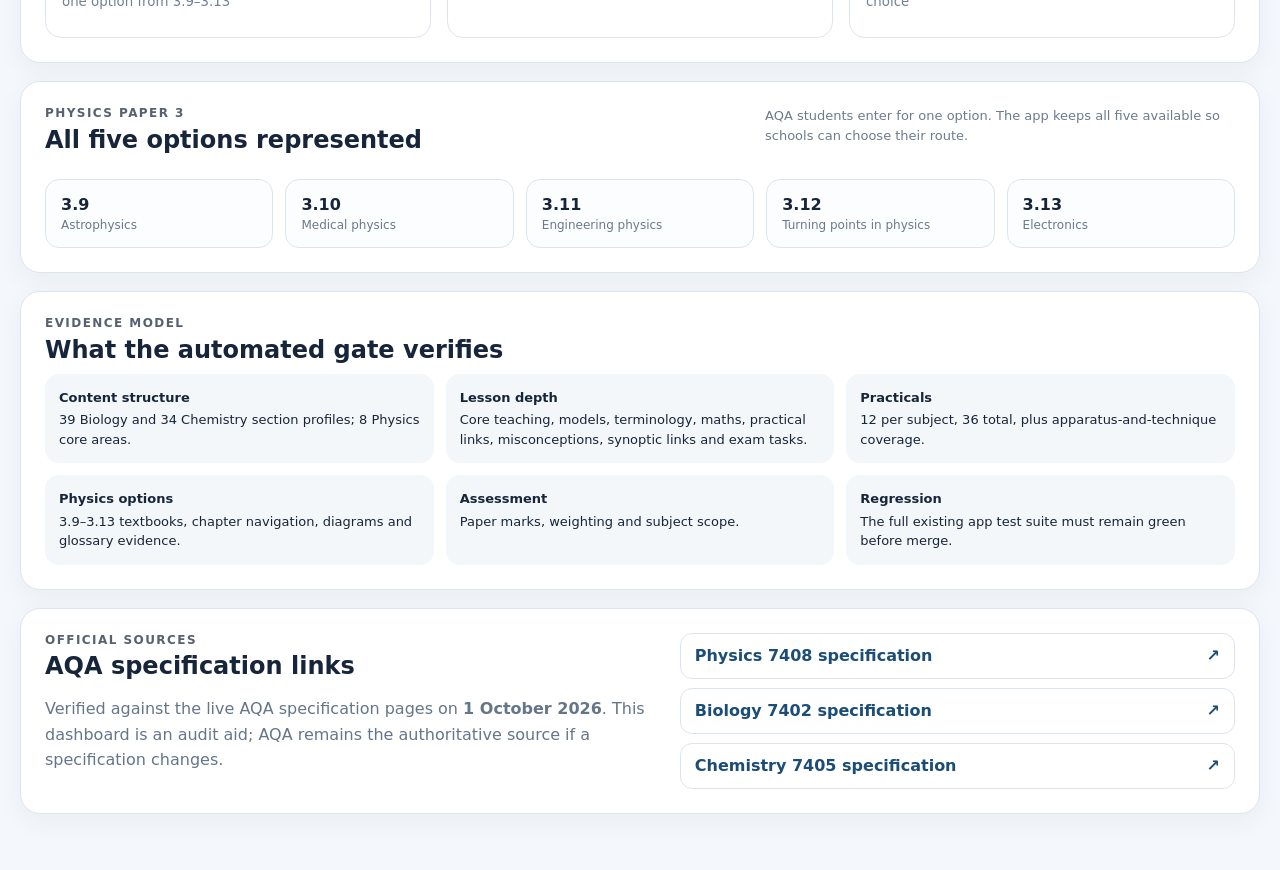
<file: subjects/specification-audit.html>
<!doctype html>
<html lang="en">
<head>
<meta charset="utf-8">
<meta name="viewport" content="width=device-width,initial-scale=1">
<meta name="theme-color" content="#10243c">
<title>AQA Specification Completeness Audit</title>
<meta name="description" content="AQA A-Level Physics, Biology and Chemistry specification completeness audit.">
<link rel="stylesheet" href="specification-audit.css">
</head>
<body>
<header class="topbar"><a id="backLink" href="../index.html">← Course</a><div class="brand"><span>✓</span><div><strong>Specification Audit</strong><small>AQA 7408 · 7402 · 7405</small></div></div><span class="verified" id="verifiedBadge">Verified</span></header>
<main class="shell">
<section class="hero"><div><span class="eyebrow">Phase 17 · specification completeness</span><h1>Every required part of the course, checked in one place.</h1><p>This dashboard maps the live course against the current AQA subject content, exam structure, mathematical requirements, required practicals and Physics Paper 3 options.</p></div><div class="hero-score"><strong id="overallStatus">CHECKING</strong><span>repository evidence</span></div></section>
<section class="summary-grid" id="summaryGrid"></section>
<section class="panel"><div class="panel-head"><div><span class="eyebrow">Subject content</span><h2>Specification coverage</h2></div><p>Biology and Chemistry are checked to their numbered section level. Physics core is checked across all eight core areas, with all five optional topics audited separately.</p></div><div class="subject-grid" id="subjectGrid"></div></section>
<section class="two-col"><article class="panel"><div class="panel-head"><div><span class="eyebrow">Assessment requirements</span><h2>Maths and practical weighting</h2></div></div><div class="weight-grid" id="weightGrid"></div></article><article class="panel"><div class="panel-head"><div><span class="eyebrow">Practical endorsement</span><h2>Required practicals</h2></div></div><div class="practical-grid" id="practicalGrid"></div></article></section>
<section class="panel"><div class="panel-head"><div><span class="eyebrow">Written assessment</span><h2>Paper structure</h2></div><p>Marks, duration, weighting and scope are stored in the Phase 17 manifest and checked against course assessment metadata where it exists.</p></div><div class="papers" id="papers"></div></section>
<section class="panel"><div class="panel-head"><div><span class="eyebrow">Physics Paper 3</span><h2>All five options represented</h2></div><p>AQA students enter for one option. The app keeps all five available so schools can choose their route.</p></div><div class="option-grid" id="optionGrid"></div></section>
<section class="panel"><div class="panel-head"><div><span class="eyebrow">Evidence model</span><h2>What the automated gate verifies</h2></div></div><div class="evidence-grid"><span><b>Content structure</b>39 Biology and 34 Chemistry section profiles; 8 Physics core areas.</span><span><b>Lesson depth</b>Core teaching, models, terminology, maths, practical links, misconceptions, synoptic links and exam tasks.</span><span><b>Practicals</b>12 per subject, 36 total, plus apparatus-and-technique coverage.</span><span><b>Physics options</b>3.9–3.13 textbooks, chapter navigation, diagrams and glossary evidence.</span><span><b>Assessment</b>Paper marks, weighting and subject scope.</span><span><b>Regression</b>The full existing app test suite must remain green before merge.</span></div></section>
<section class="panel sources"><div><span class="eyebrow">Official sources</span><h2>AQA specification links</h2><p>Verified against the live AQA specification pages on <strong id="verifiedDate"></strong>. This dashboard is an audit aid; AQA remains the authoritative source if a specification changes.</p></div><div id="sourceLinks" class="source-links"></div></section>
</main>
<script src="specification-manifest.js"></script>
<script src="specification-audit.js"></script>
</body>
</html>
</file>
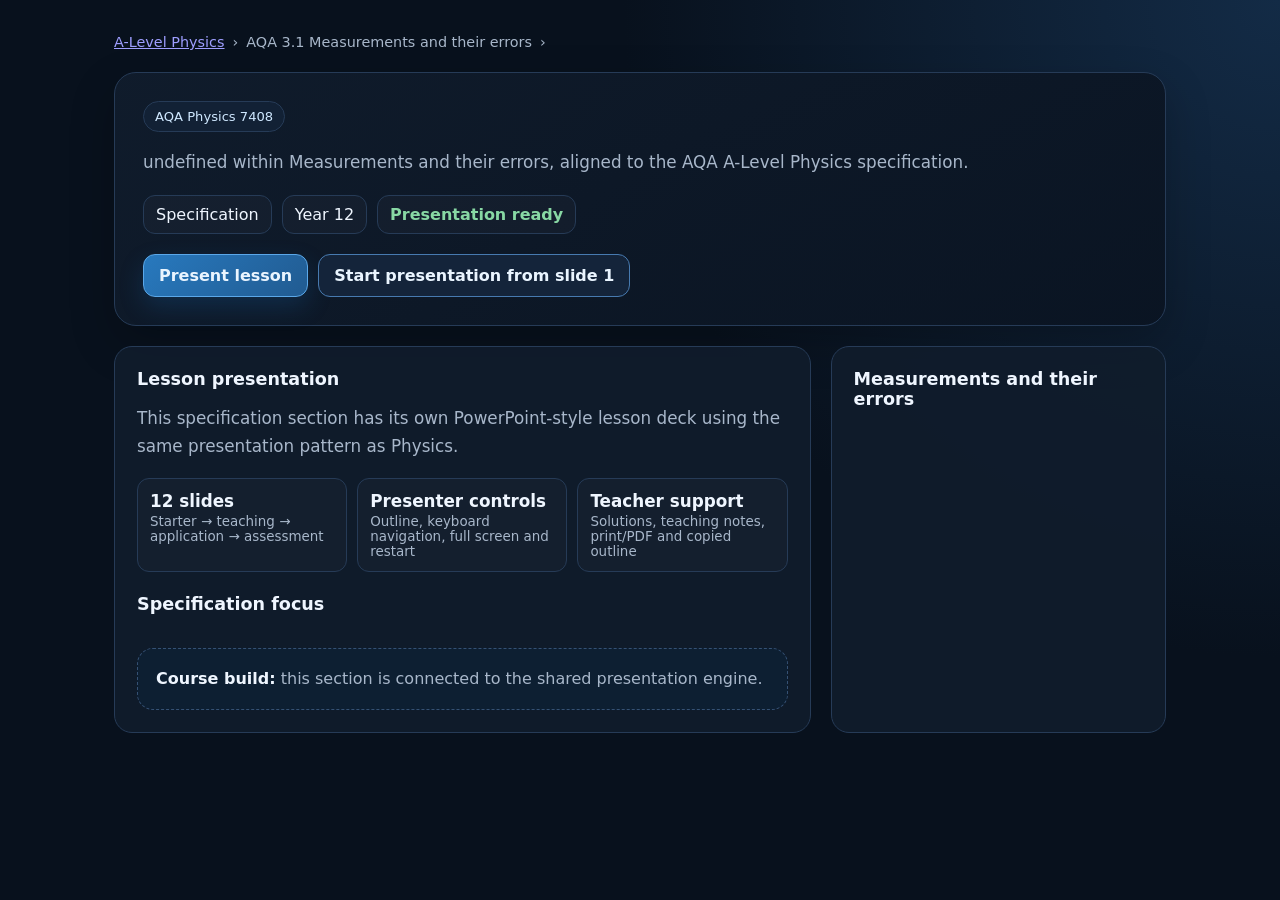
<file: subjects/topic-shell.html>
<!doctype html>
<html lang="en">
<head>
  <meta charset="utf-8">
  <meta name="viewport" content="width=device-width,initial-scale=1">
  <title>A-Level course section</title>
  <link rel="stylesheet" href="../lesson-phase3.css">
  <link rel="stylesheet" href="../lesson-deepening.css">
  <link rel="stylesheet" href="../lesson-presentation-primary.css">
  <link rel="stylesheet" href="../lesson-presentation-phase3.css">
  <link rel="stylesheet" href="../lesson-slide-design.css">
  <link rel="stylesheet" href="biology-interactives.css">
  <link rel="stylesheet" href="chemistry-interactives.css">
<link rel="stylesheet" href="science-study.css">
  <style>
    :root{color-scheme:dark;--bg:#08111d;--panel:#101c2c;--panel2:#14243a;--line:#263b57;--text:#eff6ff;--muted:#a8b7ca;--accent:#77bdfb;--good:#88d8a4}
    *{box-sizing:border-box}body{margin:0;background:radial-gradient(circle at top right,#132b46 0,#08111d 42%);color:var(--text);font-family:Inter,ui-sans-serif,system-ui,-apple-system,BlinkMacSystemFont,"Segoe UI",sans-serif;min-height:100vh}
    main{max-width:1100px;margin:0 auto;padding:34px 24px 54px}.crumbs{display:flex;gap:8px;flex-wrap:wrap;color:var(--muted);font-size:.9rem;margin-bottom:22px}.badge{display:inline-flex;align-items:center;border:1px solid var(--line);background:rgba(20,36,58,.72);border-radius:999px;padding:7px 11px;font-size:.82rem;color:#cfe8ff}
    .hero{border:1px solid var(--line);background:linear-gradient(145deg,rgba(16,28,44,.96),rgba(10,20,34,.96));border-radius:22px;padding:28px;box-shadow:0 18px 45px rgba(0,0,0,.22)}h1{font-size:clamp(1.8rem,4vw,3rem);line-height:1.05;margin:10px 0 12px}.lead{color:var(--muted);font-size:1.05rem;line-height:1.65;max-width:850px}
    .status{display:flex;gap:10px;flex-wrap:wrap;margin-top:18px}.status span{border:1px solid var(--line);border-radius:12px;padding:9px 12px;background:rgba(255,255,255,.025)}.status strong{color:var(--good)}
    .lesson-actions{display:flex;gap:10px;flex-wrap:wrap;margin-top:20px}.lesson-actions button,.bio-present-inline{appearance:none;border:1px solid #477ab0;background:#14243a;color:#eaf5ff;padding:11px 15px;border-radius:12px;font:inherit;font-weight:750;cursor:pointer}.lesson-actions button.primary,.bio-present-inline{background:linear-gradient(135deg,#2879be,#215b91);border-color:#5ba8e9;box-shadow:0 10px 25px rgba(24,105,177,.24)}.lesson-actions button:hover,.bio-present-inline:hover{transform:translateY(-1px)}
    .grid{display:grid;grid-template-columns:minmax(0,1.35fr) minmax(280px,.65fr);gap:20px;margin-top:20px}.panel{border:1px solid var(--line);background:rgba(16,28,44,.9);border-radius:18px;padding:22px}.panel h2{margin:0 0 14px;font-size:1.1rem}
    .focus-list{display:grid;gap:10px;margin:0;padding:0;list-style:none}.focus-list li{border:1px solid var(--line);background:var(--panel2);border-radius:12px;padding:12px 14px;color:#dceaff;line-height:1.45}.section-list{display:grid;gap:7px;margin:0;padding:0;list-style:none}.section-list a{display:block;padding:9px 10px;border-radius:10px;color:var(--muted);border:1px solid transparent;text-decoration:none}.section-list a:hover{color:var(--text);border-color:#355174;background:rgba(20,36,58,.65)}.section-list li.active a{color:var(--text);border-color:var(--line);background:var(--panel2)}.ref{font-weight:800;color:var(--accent);margin-right:6px}
    .next{margin-top:20px;border:1px dashed #355174;background:rgba(14,34,55,.7);border-radius:16px;padding:18px;color:var(--muted);line-height:1.55}.next strong{color:var(--text)}.presentation-summary{display:grid;grid-template-columns:repeat(3,minmax(0,1fr));gap:10px;margin-top:16px}.presentation-summary div{border:1px solid var(--line);border-radius:12px;padding:12px;background:rgba(255,255,255,.02)}.presentation-summary strong{display:block;font-size:1.05rem}.presentation-summary span{display:block;color:var(--muted);font-size:.84rem;margin-top:3px}
    .subject-presentation-shell .phase3-deck-tools,.biology-presentation-shell .phase3-deck-tools,.chemistry-presentation-shell .phase3-deck-tools{position:relative;z-index:60;pointer-events:auto!important}.subject-presentation-shell .phase3-deck-tools button,.biology-presentation-shell .phase3-deck-tools button,.chemistry-presentation-shell .phase3-deck-tools button{pointer-events:auto!important}
    .bio-lesson-section{margin-top:22px;border:1px solid var(--line);background:rgba(9,21,35,.94);border-radius:22px;padding:22px}.bio-lesson-head{display:flex;justify-content:space-between;gap:18px;align-items:flex-start}.bio-lesson-head h2{margin:6px 0 8px;font-size:1.5rem}.bio-lesson-head p{margin:0;color:var(--muted)}
    .bio-knowledge-grid{display:grid;grid-template-columns:repeat(2,minmax(0,1fr));gap:12px;margin-top:18px}.bio-knowledge-grid article{display:flex;gap:12px;border:1px solid var(--line);background:var(--panel2);border-radius:14px;padding:14px}.bio-knowledge-grid article span{display:grid;place-items:center;flex:0 0 28px;height:28px;border-radius:50%;background:#1f5d91;font-weight:800}.bio-knowledge-grid p{margin:0;line-height:1.55}
    .bio-two-col{display:grid;grid-template-columns:1fr 1fr;gap:12px;margin-top:12px}.bio-card{border:1px solid var(--line);background:rgba(16,28,44,.86);border-radius:14px;padding:16px}.bio-card>span{display:block;color:#8ecaff;font-size:.78rem;font-weight:800;text-transform:uppercase;letter-spacing:.06em;margin-bottom:10px}.bio-card ul,.bio-card ol{margin:0;padding-left:20px;color:#dceaff;line-height:1.55}.bio-term-list{display:flex;flex-wrap:wrap;gap:8px}.bio-term-list b{border:1px solid #355174;background:#10233a;padding:7px 9px;border-radius:999px;font-size:.82rem}.bio-mis{margin:14px 0 0;padding:12px;border-left:3px solid #f0b45c;background:rgba(240,180,92,.07);line-height:1.5}.bio-exam div{display:grid;grid-template-columns:74px 1fr;gap:10px;padding:10px 0;border-top:1px solid rgba(255,255,255,.07)}.bio-exam div:first-of-type{border-top:0}.bio-exam p{margin:0;color:#dceaff;line-height:1.5}
    @media(max-width:780px){main{padding:22px 14px 40px}.grid,.bio-knowledge-grid,.bio-two-col{grid-template-columns:1fr}.hero{padding:21px}.presentation-summary{grid-template-columns:1fr}.bio-lesson-head{display:block}.bio-present-inline{margin-top:14px}}
  </style>
</head>
<body>
<main>
  <div class="crumbs" id="crumbs"></div>
  <section class="hero">
    <span class="badge" id="courseBadge">A-Level course</span>
    <h1 id="sectionTitle">Course section</h1>
    <p class="lead" id="sectionSummary"></p>
    <div class="status"><span>Specification <strong id="sectionRef"></strong></span><span id="sectionYear"></span><span><strong id="sectionStatus">Presentation ready</strong></span></div>
    <div class="lesson-actions"><button class="primary" id="presentLessonBtn" type="button">Present lesson</button><button id="restartPresentationBtn" type="button">Start presentation from slide 1</button></div>
  </section>
  <div class="grid">
    <section class="panel"><h2>Lesson presentation</h2><p class="lead" id="presentationIntro">This specification section has its own PowerPoint-style lesson deck using the same presentation pattern as Physics.</p><div class="presentation-summary" aria-label="Presentation features"><div><strong id="presentationSlideCount">12 slides</strong><span>Starter → teaching → application → assessment</span></div><div><strong>Presenter controls</strong><span>Outline, keyboard navigation, full screen and restart</span></div><div><strong>Teacher support</strong><span>Solutions, teaching notes, print/PDF and copied outline</span></div></div><h2 style="margin-top:22px">Specification focus</h2><ul class="focus-list" id="focusList"></ul><div class="next" id="buildStatus"><strong>Course build:</strong> this section is connected to the shared presentation engine.</div></section>
    <aside class="panel"><h2 id="parentTitle">Topic structure</h2><ul class="section-list" id="sectionList"></ul></aside>
  </div>
  <section class="bio-lesson-section" id="biologyLessonContent" hidden></section>
  <section class="bio-lesson-section" id="chemistryLessonContent" hidden></section>
</main>
<script src="chemistry-physical-detail.js"></script>
<script src="chemistry-inorganic-detail.js"></script>
<script src="chemistry-organic-detail.js"></script>
<script src="chemistry-detail.js"></script>
<script src="../course-config.js"></script>
<script src="biology-content.js"></script>
<script src="biology-answer-detail.js"></script>
<script src="chemistry-content.js"></script>
<script src="science-answer-support.js"></script>
<script src="subject-presentation.js"></script>
<script src="biology-lessons.js"></script>
<script src="biology-interactives.js"></script>
<script src="biology-interactive-alignment.js"></script>
<script src="chemistry-lessons.js"></script>
<script src="chemistry-interactives.js"></script>
<script>
(()=>{
  const esc=value=>String(value??'').replace(/[&<>"']/g,m=>({'&':'&amp;','<':'&lt;','>':'&gt;','"':'&quot;',"'":'&#39;'}[m]));
  const params=new URLSearchParams(location.search);
  const config=window.ALEVEL_COURSE_CONFIG;
  const topic=config?.topics?.find(item=>item.id===params.get('topic'))||config?.topics?.[0];
  const ref=params.get('section');
  const chapter=topic?.modules?.find(item=>item.ref===ref)||topic?.modules?.[0];
  const detailRef=params.get('lesson');
  const detail=detailRef?window.ALEVEL_CHEMISTRY_DETAIL?.children(chapter?.ref).find(r=>r.ref===detailRef):null;
  const section=detailRef?(detail?{...chapter,ref:detail.ref,parentRef:chapter.ref,title:detail.title,summary:detail.core[0],focus:detail.core.slice(0,3)}:null):chapter;
  if(!config||!topic||!section){document.getElementById('sectionTitle').textContent='Course section unavailable';return;}
  const context={config,topic,section};window.ALEVEL_SUBJECT_CONTEXT=context;
  const biology=config.subject==='Biology',chemistry=config.subject==='Chemistry';
  const engine=()=>biology?window.ALEVEL_BIOLOGY_LESSONS:chemistry?window.ALEVEL_CHEMISTRY_LESSONS:window.ALEVEL_SUBJECT_PRESENTATION;
  document.title=`${section.ref} ${section.title} · ${config.subject}`;
  document.getElementById('courseBadge').textContent=`${config.board} ${config.subject} ${config.specCode}`;
  document.getElementById('sectionTitle').textContent=section.title;document.getElementById('sectionRef').textContent=section.ref;document.getElementById('sectionYear').textContent=section.year||topic.year||'';
  document.getElementById('sectionSummary').textContent=section.summary||`${section.title} within ${topic.title}, aligned to the ${config.board} A-Level ${config.subject} specification.`;document.getElementById('parentTitle').textContent=topic.title;
  document.getElementById('crumbs').innerHTML=`<a href="../index.html?subject=${esc(config.id)}">${esc(config.displayName)}</a><span>›</span><span>${esc(topic.code)} ${esc(topic.title)}</span><span>›</span><span>${esc(section.ref)}</span>`;
  const focus=section.focus?.length?section.focus:[`Learn the core knowledge required by ${section.ref}.`,`Apply ${section.title.toLowerCase()} to data, practical and exam-style contexts.`,`Connect this section to the wider ${config.subject} course.`];document.getElementById('focusList').innerHTML=focus.map(item=>`<li>${esc(item)}</li>`).join('');
  document.getElementById('sectionList').innerHTML=topic.modules.map(item=>{const url=new URL(location.href);url.searchParams.delete('lesson');url.searchParams.set('subject',config.id);url.searchParams.set('topic',topic.id);url.searchParams.set('section',item.ref);const childLinks=config.id==='chemistry'?window.ALEVEL_CHEMISTRY_DETAIL?.children(item.ref).map(r=>{const childUrl=new URL(url);childUrl.searchParams.set('lesson',r.ref);return `<li class="${r.ref===section.ref?'active':''}"><a href="${esc(childUrl.pathname+childUrl.search)}"><span class="ref">${esc(r.ref)}</span>${esc(r.title)}</a></li>`;}).join(''):'';return `<li class="${item.ref===section.ref?'active':''}"><a href="${esc(url.pathname+url.search)}"><span class="ref">${esc(item.ref)}</span>${esc(item.title)}</a>${childLinks?`<details ${(section.parentRef||section.ref)===item.ref?'open':''}><summary>Individual lessons</summary><ul class="section-list">${childLinks}</ul></details>`:''}</li>`;}).join('');
  if(biology){
    document.getElementById('sectionStatus').textContent='Biology lesson + interactive ready';document.getElementById('presentationSlideCount').textContent='15 slides';document.getElementById('presentationIntro').textContent='This Biology section has a fully populated 15-slide lesson deck plus a section-specific interactive model or activity.';document.getElementById('buildStatus').innerHTML='<strong>Phase 7 complete for this section:</strong> detailed Biology teaching content is paired with an interactive model, simulation, data activity or calculation tool matched to the specification point.';window.ALEVEL_BIOLOGY_LESSONS?.renderPage?.(context);window.ALEVEL_BIOLOGY_INTERACTIVES?.render?.(context);
  }else if(chemistry){
    document.getElementById('sectionStatus').textContent='Chemistry lesson ready';document.getElementById('presentationSlideCount').textContent='15 slides';document.getElementById('presentationIntro').textContent='Study a focused 15-slide presentation, reveal worked answers, and explore the chapter model below.';document.getElementById('buildStatus').innerHTML='<strong>Lesson notes and worked answers:</strong> use the individual lesson links to study a specific specification topic, or return to the chapter overview.';window.ALEVEL_CHEMISTRY_LESSONS?.renderPage?.(context);window.ALEVEL_CHEMISTRY_INTERACTIVES?.render?.(detail?{...context,section:chapter}:context);
  }
  document.getElementById('presentLessonBtn')?.addEventListener('click',()=>engine()?.open?.(context));document.getElementById('restartPresentationBtn')?.addEventListener('click',()=>engine()?.open?.(context,{restart:true}));
})();
</script>
</body>
</html>
</file>
<file: subjects/assessment-engine.css>
*{box-sizing:border-box}html{background:#0c1220;color:#eef4ff;font-family:Inter,ui-sans-serif,system-ui,-apple-system,BlinkMacSystemFont,"Segoe UI",sans-serif}body{margin:0;min-height:100vh;background:radial-gradient(circle at 20% -10%,rgba(64,116,255,.18),transparent 32rem),#0c1220;color:#eef4ff}.assess-topbar{min-height:72px;display:grid;grid-template-columns:1fr auto 1fr;align-items:center;gap:18px;padding:12px 22px;border-bottom:1px solid rgba(255,255,255,.09);background:rgba(9,15,27,.92);position:sticky;top:0;z-index:10;backdrop-filter:blur(14px)}.back-link{color:#b8c8e8;text-decoration:none;font-weight:700}.brand{display:flex;align-items:center;gap:11px}.brand-mark{display:grid;place-items:center;width:40px;height:40px;border-radius:13px;background:linear-gradient(145deg,#5f82ff,#8b5cff);font-weight:900}.brand strong,.brand small{display:block}.brand small{color:#91a6ca;margin-top:2px}.top-progress{justify-self:end;text-align:right}.top-progress strong,.top-progress span{display:block}.top-progress span{color:#91a6ca;font-size:.8rem;margin-top:2px}.assess-shell{display:grid;grid-template-columns:250px minmax(0,1fr);min-height:calc(100vh - 72px)}.assess-sidebar{padding:22px 15px;border-right:1px solid rgba(255,255,255,.08);background:#0f1728}.subject-switch{display:grid;grid-template-columns:1fr 1fr;gap:7px;margin-bottom:20px}.subject-switch button,.side-nav,.secondary-btn{border:1px solid rgba(255,255,255,.12);background:#152139;color:#dce8ff;border-radius:10px;padding:10px 12px;font:inherit;cursor:pointer}.subject-switch button.active{background:#3659d9;border-color:#5b79f4;color:#fff}.assess-sidebar nav{display:grid;gap:8px}.side-nav{text-align:left}.side-nav.active{background:#1d315a;border-color:#5579e7}.exam-map{margin-top:22px;padding:14px;border-radius:14px;background:#121e33;border:1px solid rgba(255,255,255,.08);font-size:.82rem;color:#adc0e2}.exam-map h3{margin:0 0 10px;color:#fff;font-size:.95rem}.exam-map p{margin:8px 0;line-height:1.4}.assess-main{padding:28px;max-width:1260px;width:100%;margin:0 auto}.view[hidden]{display:none!important}.hero-card,.result-hero{display:grid;grid-template-columns:1fr auto;gap:26px;padding:26px;border-radius:22px;background:linear-gradient(145deg,#17284a,#171d33);border:1px solid rgba(255,255,255,.1);box-shadow:0 18px 50px rgba(0,0,0,.22)}.eyebrow{text-transform:uppercase;letter-spacing:.12em;font-size:.72rem;font-weight:900;color:#8faeff}.hero-card h1,.section-head h2,.result-hero h2{margin:6px 0 8px}.hero-card p,.section-head p{color:#aebfdd;max-width:780px;line-height:1.55;margin:0}.hero-stat,.result-score{min-width:150px;text-align:center;padding:15px 20px;border-radius:16px;background:rgba(255,255,255,.06);align-self:center}.hero-stat strong,.result-score strong{display:block;font-size:2rem}.hero-stat span,.result-score span{display:block;color:#aebfdd;margin-top:4px}.setup-grid{display:grid;grid-template-columns:repeat(4,minmax(0,1fr));gap:13px;margin:22px 0}.setup-grid label{display:grid;gap:7px}.setup-grid label>span{font-size:.8rem;color:#aebfdd;font-weight:800}.setup-grid select{width:100%;border:1px solid rgba(255,255,255,.12);background:#141f33;color:#eef4ff;border-radius:11px;padding:11px}.check-label{display:flex!important;align-items:center;gap:9px;padding:10px 12px;border:1px solid rgba(255,255,255,.1);border-radius:11px;background:#121d30}.check-label input{accent-color:#6f89ff}.setup-summary{min-height:48px;padding:13px 15px;border-radius:12px;background:#101a2c;color:#b7c8e7;margin-bottom:14px;border:1px solid rgba(255,255,255,.07)}.primary-btn{border:0;border-radius:11px;background:linear-gradient(135deg,#5b78f4,#785af0);color:white;padding:12px 17px;font:inherit;font-weight:900;cursor:pointer}.coverage-panel{margin-top:30px}.section-head{display:flex;align-items:end;justify-content:space-between;gap:18px;margin-bottom:15px}.coverage-grid{display:grid;grid-template-columns:repeat(4,minmax(0,1fr));gap:12px}.coverage-card{padding:15px;border-radius:14px;background:#121d30;border:1px solid rgba(255,255,255,.08)}.coverage-card strong{display:block}.coverage-card span{display:block;margin-top:5px;color:#98add1;font-size:.82rem}.session-head{display:flex;justify-content:space-between;align-items:end;gap:20px}.session-head h2{margin:5px 0 0}.session-stats{text-align:right}.session-stats strong,.session-stats span{display:block}.session-stats span{margin-top:4px;color:#f4c66b;font-weight:800}.question-progress-track{height:6px;background:#17233a;border-radius:99px;overflow:hidden;margin:14px 0 22px}.question-progress-track i{display:block;height:100%;width:0;background:linear-gradient(90deg,#5f81ff,#9a61ff);transition:width .25s}.question-card{padding:24px;border-radius:20px;background:#121d30;border:1px solid rgba(255,255,255,.09)}.question-meta{display:flex;gap:8px;flex-wrap:wrap}.question-meta span,.question-meta strong{padding:5px 8px;border-radius:8px;background:#1b2a45;color:#bcd0f4;font-size:.75rem}.question-card h3{font-size:1.25rem;line-height:1.5;margin:20px 0 9px}.question-context{color:#9fb3d6;line-height:1.5}.question-card textarea{width:100%;resize:vertical;border-radius:13px;border:1px solid rgba(255,255,255,.13);background:#0d1728;color:#f2f6ff;padding:14px;font:inherit;line-height:1.5}.answer-actions,.result-actions{display:flex;gap:10px;margin-top:14px}.feedback-panel{margin-top:18px;padding:18px;border-radius:15px;background:#0e192b;border:1px solid rgba(104,145,255,.22)}.feedback-score{display:flex;align-items:baseline;gap:10px;margin-bottom:14px}.feedback-score strong{font-size:1.4rem}.feedback-score span{color:#a8b9d7}.feedback-panel h4{margin:14px 0 6px}.feedback-panel ul{margin:0;padding-left:20px;color:#c4d3ed;line-height:1.5}.result-hero{margin-bottom:20px}.ao-grid,.dashboard-stats{display:grid;grid-template-columns:repeat(3,minmax(0,1fr));gap:12px}.ao-card,.dashboard-stat{padding:16px;border-radius:14px;background:#121d30;border:1px solid rgba(255,255,255,.08)}.ao-card strong,.dashboard-stat strong{font-size:1.35rem;display:block}.ao-card span,.dashboard-stat span{color:#9fb3d5;font-size:.82rem}.result-grid{display:grid;grid-template-columns:1fr 1fr;gap:14px;margin-top:14px}.result-grid article{padding:18px;border-radius:14px;background:#121d30;border:1px solid rgba(255,255,255,.08)}.result-grid h3{margin-top:0}.result-grid li{margin:6px 0;color:#b9c9e6}.mastery-list,.history-list{display:grid;gap:11px}.mastery-row,.history-row{display:grid;grid-template-columns:minmax(180px,1fr) 2fr auto;gap:14px;align-items:center;padding:14px;border-radius:13px;background:#121d30;border:1px solid rgba(255,255,255,.08)}.mastery-track{height:9px;background:#202c43;border-radius:99px;overflow:hidden}.mastery-track i{display:block;height:100%;background:linear-gradient(90deg,#5a7bf5,#8d64f5)}.history-row small{color:#91a6c9}.empty-state{padding:25px;text-align:center;border:1px dashed rgba(255,255,255,.15);border-radius:14px;color:#99acce}.toast{position:fixed;right:20px;bottom:20px;background:#253a62;color:#fff;padding:10px 14px;border-radius:10px;opacity:0;transform:translateY(8px);pointer-events:none;transition:.2s}.toast.show{opacity:1;transform:none}@media(max-width:980px){.assess-shell{grid-template-columns:1fr}.assess-sidebar{border-right:0;border-bottom:1px solid rgba(255,255,255,.08)}.assess-sidebar nav{grid-template-columns:repeat(3,1fr)}.exam-map{display:none}.setup-grid,.coverage-grid{grid-template-columns:repeat(2,minmax(0,1fr))}}@media(max-width:650px){.assess-topbar{grid-template-columns:auto 1fr;padding:10px 13px}.top-progress{display:none}.brand{justify-self:end}.assess-main{padding:16px}.hero-card,.result-hero{grid-template-columns:1fr}.hero-stat,.result-score{text-align:left}.setup-grid,.coverage-grid,.ao-grid,.dashboard-stats,.result-grid{grid-template-columns:1fr}.mastery-row,.history-row{grid-template-columns:1fr}.assess-sidebar nav{grid-template-columns:1fr}.subject-switch{max-width:360px}}
</file>
<file: subjects/astar-hub.css>
*{box-sizing:border-box}body{margin:0;font-family:Inter,ui-sans-serif,system-ui,-apple-system,BlinkMacSystemFont,"Segoe UI",sans-serif;background:#f5f6fb;color:#172038}button,select,textarea{font:inherit}.topbar{position:sticky;top:0;z-index:20;display:grid;grid-template-columns:auto 1fr auto;gap:18px;align-items:center;padding:12px 22px;background:#1c2444;color:#fff;box-shadow:0 8px 24px #10152a30}.back-link{color:#d8ddff;text-decoration:none;font-weight:800}.brand{display:flex;align-items:center;gap:10px}.brand>span{display:grid;place-items:center;width:40px;height:40px;border-radius:12px;background:#ffe58a;color:#332500;font-size:24px}.brand strong,.brand small{display:block}.brand small{color:#c8d0ef;margin-top:2px}.progress{min-width:190px;text-align:right}.progress strong{font-size:12px}.meter{height:6px;margin-top:6px;border-radius:99px;background:#ffffff24;overflow:hidden}.meter i{display:block;height:100%;width:0;background:#ffe58a;transition:.25s}.shell{display:grid;grid-template-columns:270px minmax(0,1fr);min-height:calc(100vh - 64px)}.nav{padding:24px 18px;border-right:1px solid #dfe2ef;background:#fff}.intro{padding:4px 8px 18px}.intro h1{margin:5px 0 8px;font-size:28px}.intro p{margin:0;color:#677087;line-height:1.5}.eyebrow{display:inline-block;color:#5a54a8;font-size:11px;font-weight:900;letter-spacing:.08em;text-transform:uppercase}.subject-pick{display:grid;gap:6px;margin:0 8px 16px;color:#4f5771;font-size:12px;font-weight:800}.subject-pick select,.filters select{width:100%;border:1px solid #cfd3e2;border-radius:10px;padding:10px;background:#fff;color:#172038}.nav-btn{width:100%;border:0;background:transparent;text-align:left;padding:12px 13px;border-radius:10px;color:#4e566f;font-weight:800;cursor:pointer;margin:2px 0}.nav-btn:hover,.nav-btn.active{background:#eceeff;color:#2a3270}.main{padding:28px;max-width:1260px;width:100%;margin:0 auto}.view[hidden]{display:none}.hero{display:grid;grid-template-columns:1fr auto;gap:24px;align-items:center;background:linear-gradient(135deg,#202b59,#514d96);color:#fff;padding:30px;border-radius:22px;box-shadow:0 18px 50px #202b5920}.hero h2{font-size:38px;line-height:1.05;margin:8px 0 12px}.hero p{max-width:790px;color:#e3e6f7;line-height:1.6}.hero-stat{display:grid;place-items:center;min-width:160px;padding:18px;border:1px solid #ffffff30;border-radius:18px;background:#ffffff10}.hero-stat strong{font-size:46px}.hero-stat span{font-size:12px;color:#e1e4f4;text-align:center}.stats{display:grid;grid-template-columns:repeat(4,minmax(0,1fr));gap:12px;margin:18px 0}.stat,.topic-card,.challenge-card,.response-card,.evidence-case,.planner,.master-task{background:#fff;border:1px solid #dfe2ee;border-radius:16px;padding:18px;box-shadow:0 8px 24px #202b590c}.stat strong{display:block;font-size:24px;color:#2c3474}.stat span{font-size:12px;color:#707890}.section-head{margin:26px 0 18px}.section-head h2{font-size:31px;margin:6px 0}.section-head p{color:#697189;max-width:850px;line-height:1.55}.filters{display:grid;grid-template-columns:minmax(220px,1fr) auto auto;gap:10px;align-items:end;margin-bottom:18px}.filters label{display:grid;gap:6px;font-size:12px;font-weight:800;color:#515971}.primary,.secondary{border-radius:10px;padding:10px 14px;font-weight:850;cursor:pointer}.primary{border:0;background:#3f478e;color:#fff}.secondary{border:1px solid #c7cbe0;background:#fff;color:#343c79}.topic-grid{display:grid;grid-template-columns:repeat(2,minmax(0,1fr));gap:13px}.topic-card{cursor:pointer}.topic-card:hover{border-color:#8d91c3;transform:translateY(-1px)}.topic-card small{color:#6e68b1;font-weight:900}.topic-card strong{display:block;margin:5px 0;font-size:17px}.topic-card p{margin:0;color:#697189;line-height:1.45}.challenge-grid{display:grid;grid-template-columns:repeat(2,minmax(0,1fr));gap:14px;margin-bottom:16px}.challenge-card span{font-size:11px;color:#6b65ac;font-weight:900;text-transform:uppercase;letter-spacing:.06em}.challenge-card h3{margin:7px 0}.challenge-card p{color:#5f6881;line-height:1.55}.response-card textarea{width:100%;border:1px solid #cdd1e0;border-radius:11px;padding:12px;resize:vertical;color:#172038;background:#fbfbfe}.actions{display:flex;gap:8px;flex-wrap:wrap;margin-top:10px}.feedback{margin-top:12px;padding:13px;border-radius:10px;background:#f0f1fb;color:#3f4665;min-height:44px;line-height:1.5}.feedback ul{margin:7px 0 0 18px;padding:0}.evidence-case,.planner,.master-task{margin-bottom:16px}.evidence-case h3,.planner h3,.master-task h3{margin-top:0}.case-grid,.planner-grid{display:grid;grid-template-columns:repeat(2,minmax(0,1fr));gap:12px}.case-box,.plan-box{padding:14px;border-radius:12px;background:#f7f7fc;border:1px solid #e1e3ee}.case-box strong,.plan-box strong{display:block;margin-bottom:6px}.case-box p,.plan-box p{margin:0;color:#5f6881;line-height:1.5}.master-links{display:grid;gap:8px;margin-top:12px}.master-links label{display:flex;gap:8px;align-items:flex-start;padding:10px;border-radius:10px;background:#f7f7fc}.toast{position:fixed;right:20px;bottom:20px;background:#1d2444;color:#fff;padding:10px 14px;border-radius:10px;opacity:0;transform:translateY(8px);transition:.2s;pointer-events:none}.toast.show{opacity:1;transform:none}@media(max-width:900px){.topbar{grid-template-columns:1fr auto}.back-link{display:none}.shell{grid-template-columns:1fr}.nav{display:flex;overflow:auto;position:sticky;top:64px;z-index:15;padding:9px;border-right:0;border-bottom:1px solid #dfe2ef}.intro,.subject-pick{display:none}.nav-btn{width:auto;white-space:nowrap}.main{padding:17px}.hero{grid-template-columns:1fr}.hero-stat{display:none}.stats{grid-template-columns:repeat(2,1fr)}}@media(max-width:640px){.progress{display:none}.topbar{display:flex}.topic-grid,.challenge-grid,.case-grid,.planner-grid,.filters{grid-template-columns:1fr}.main{padding:12px}.hero{padding:21px;border-radius:16px}.hero h2{font-size:30px}.stats{grid-template-columns:1fr 1fr}}
</file>
<file: subjects/biology-data-coach.css>
*{box-sizing:border-box}body{margin:0;font-family:Inter,ui-sans-serif,system-ui,-apple-system,BlinkMacSystemFont,"Segoe UI",sans-serif;background:#f4f7f5;color:#13231d}button,select,input,textarea{font:inherit}.coach-topbar{position:sticky;top:0;z-index:20;display:grid;grid-template-columns:auto 1fr auto;gap:20px;align-items:center;padding:12px 22px;background:#102b22;color:#fff;box-shadow:0 8px 24px #0b1e1830}.back-link{color:#cbe7da;text-decoration:none;font-weight:700}.brand{display:flex;align-items:center;gap:10px}.brand>span{display:grid;place-items:center;width:38px;height:38px;border-radius:11px;background:#d9f4e7;color:#123c2e;font-size:22px;font-weight:900}.brand strong,.brand small{display:block}.brand small{color:#b9d2c7;margin-top:2px}.skill-meter{min-width:190px;text-align:right}.skill-meter strong{font-size:12px}.meter{height:6px;margin-top:6px;border-radius:99px;background:#ffffff26;overflow:hidden}.meter i{display:block;height:100%;width:0;background:#d9f4e7;transition:.25s}.coach-shell{display:grid;grid-template-columns:260px minmax(0,1fr);min-height:calc(100vh - 64px)}.coach-nav{padding:24px 18px;border-right:1px solid #d7e3dc;background:#fbfdfc}.nav-intro{padding:4px 8px 20px}.nav-intro h1{margin:5px 0 8px;font-size:26px}.nav-intro p{margin:0;color:#5c7067;line-height:1.5}.eyebrow{display:inline-block;color:#2c7257;font-size:11px;font-weight:900;letter-spacing:.08em;text-transform:uppercase}.nav-btn{width:100%;border:0;background:transparent;text-align:left;padding:12px 13px;border-radius:10px;color:#3c5248;font-weight:750;cursor:pointer;margin:2px 0}.nav-btn:hover,.nav-btn.active{background:#e5f2ec;color:#123c2e}.coach-main{padding:28px;max-width:1220px;width:100%;margin:0 auto}.view[hidden]{display:none}.hero{display:grid;grid-template-columns:1fr auto;gap:24px;align-items:center;background:linear-gradient(135deg,#143e30,#21664d);color:white;padding:30px;border-radius:22px;box-shadow:0 18px 50px #102a2020}.hero h2{font-size:36px;line-height:1.05;margin:8px 0 12px}.hero p{max-width:760px;color:#dcebe4;line-height:1.6}.hero-stat{display:grid;place-items:center;min-width:150px;padding:18px;border:1px solid #ffffff30;border-radius:18px;background:#ffffff12}.hero-stat strong{font-size:46px}.hero-stat span{font-size:12px;color:#d5e6de}.skill-grid,.calculator-grid,.stats-reference{display:grid;grid-template-columns:repeat(2,minmax(0,1fr));gap:15px;margin-top:22px}.skill-card,.calc-card,.stat-card,.exam-note,.graph-lab,.data-workbench,.test-coach,.practice-card{background:#fff;border:1px solid #d8e4dd;border-radius:16px;padding:20px;box-shadow:0 8px 24px #183b2d0d}.skill-card{cursor:pointer}.skill-card:hover{border-color:#70a88f;transform:translateY(-1px)}.skill-card strong{display:block;margin:6px 0;font-size:17px}.skill-card p,.calc-card p,.stat-card p{color:#62746c;line-height:1.5;margin:6px 0}.skill-card small{color:#287056;font-weight:800}.exam-note{margin-top:18px;border-left:4px solid #41866b}.section-head{margin-bottom:20px}.section-head h2{font-size:31px;margin:6px 0}.section-head p{color:#62746c;max-width:820px}.calc-card h3,.stat-card h3{margin:4px 0 10px}.formula{display:inline-block;background:#edf5f1;color:#204f3d;border-radius:8px;padding:7px 9px;font-family:ui-monospace,SFMono-Regular,Menlo,monospace;font-size:12px;margin-bottom:12px}.field-grid{display:grid;grid-template-columns:repeat(2,minmax(0,1fr));gap:10px}.field-grid.one{grid-template-columns:1fr}label{display:grid;gap:6px;color:#43564d;font-size:13px;font-weight:750}input,select,textarea{width:100%;border:1px solid #cbd9d1;border-radius:9px;padding:10px 11px;background:#fff;color:#12241c}textarea{resize:vertical}.calc-actions{display:flex;gap:8px;margin-top:12px}.primary{border:0;border-radius:10px;padding:10px 14px;background:#1d684c;color:#fff;font-weight:850;cursor:pointer}.secondary{border:1px solid #b9cec3;border-radius:10px;padding:9px 12px;background:#fff;color:#23553f;font-weight:800;cursor:pointer}.result-card,.test-answer,.graph-answer{margin-top:13px;padding:14px;border-radius:11px;background:#edf6f1;border:1px solid #cee0d6;min-height:46px;line-height:1.5}.result-card strong,.test-answer strong,.graph-answer strong{color:#14553c}.working{display:block;font-family:ui-monospace,SFMono-Regular,Menlo,monospace;font-size:12px;margin-top:6px;color:#536a60}.interpret{display:block;margin-top:7px;color:#33594a}.choice-row{display:grid;grid-template-columns:1fr 1fr;gap:12px;margin-bottom:12px}.stats-reference{margin-bottom:24px}.test-tag{display:inline-block;border-radius:99px;padding:4px 8px;background:#e3f1ea;color:#226449;font-size:11px;font-weight:900}.graph-lab,.data-workbench{margin-bottom:16px}.data-workbench code{background:#eef3f0;padding:2px 5px;border-radius:5px}.practice-card{max-width:800px}.practice-meta{display:flex;gap:8px;flex-wrap:wrap;margin-bottom:14px}.practice-meta span{padding:5px 8px;border-radius:99px;background:#edf4f0;color:#456057;font-size:11px;font-weight:800}.practice-card h3{font-size:21px;line-height:1.35}.practice-options{display:grid;gap:8px;margin:14px 0}.practice-options button{padding:11px;border:1px solid #cfddd5;border-radius:10px;background:#fff;text-align:left;cursor:pointer}.practice-options button:hover{background:#f0f7f3}.practice-feedback{padding:13px;border-radius:10px;background:#f1f6f3;margin-top:12px}.toast{position:fixed;right:20px;bottom:20px;background:#122c22;color:#fff;padding:10px 14px;border-radius:10px;opacity:0;transform:translateY(8px);transition:.2s;pointer-events:none}.toast.show{opacity:1;transform:none}@media(max-width:850px){.coach-topbar{grid-template-columns:1fr auto}.back-link{display:none}.skill-meter{min-width:140px}.coach-shell{grid-template-columns:1fr}.coach-nav{display:flex;overflow:auto;position:sticky;top:62px;z-index:15;padding:9px;background:#fbfdfc;border-right:0;border-bottom:1px solid #d7e3dc}.nav-intro{display:none}.nav-btn{width:auto;white-space:nowrap}.coach-main{padding:17px}.hero{grid-template-columns:1fr}.hero h2{font-size:29px}.hero-stat{display:none}.skill-grid,.calculator-grid,.stats-reference,.choice-row{grid-template-columns:1fr}}@media(max-width:520px){.brand small{display:none}.skill-meter{display:none}.coach-topbar{display:flex}.field-grid{grid-template-columns:1fr}.coach-main{padding:12px}.hero{padding:21px;border-radius:16px}}
</file>
<file: subjects/biology-practicals.css>
:root{color-scheme:dark;--bg:#071215;--panel:#0d1d22;--panel2:#11272d;--line:#23434b;--text:#edf8f5;--muted:#a8c3bd;--accent:#4fd1a8;--accent2:#8be4c8;--warn:#ffd27d;--danger:#ff9b9b}*{box-sizing:border-box}html{scroll-behavior:smooth}body{margin:0;background:radial-gradient(circle at 20% 0,#103039 0,transparent 34%),var(--bg);color:var(--text);font-family:Inter,ui-sans-serif,system-ui,-apple-system,BlinkMacSystemFont,"Segoe UI",sans-serif}.lab-topbar{position:sticky;top:0;z-index:20;display:grid;grid-template-columns:auto 1fr auto;gap:18px;align-items:center;padding:12px 18px;border-bottom:1px solid var(--line);background:rgba(7,18,21,.94);backdrop-filter:blur(16px)}.back-link{color:var(--muted);text-decoration:none;font-weight:700}.lab-brand{display:flex;gap:10px;align-items:center;justify-self:center}.lab-brand>span{display:grid;place-items:center;width:38px;height:38px;border-radius:12px;background:linear-gradient(135deg,var(--accent),#2c8f79);color:#05211a;font-size:25px;font-weight:900}.lab-brand strong,.lab-brand small{display:block}.lab-brand small{color:var(--muted);margin-top:2px}.lab-progress{min-width:180px}.lab-progress strong{display:block;font-size:12px;margin-bottom:6px}.progress-track{height:7px;border-radius:999px;background:#173138;overflow:hidden}.progress-track i{display:block;height:100%;width:0;background:linear-gradient(90deg,var(--accent),var(--accent2));transition:width .25s}.lab-shell{display:grid;grid-template-columns:300px minmax(0,1fr);min-height:calc(100vh - 64px)}.practical-nav{position:sticky;top:64px;height:calc(100vh - 64px);overflow:auto;padding:22px 16px;border-right:1px solid var(--line);background:rgba(8,22,25,.72)}.nav-head h1{font-size:28px;margin:4px 0 8px}.nav-head p,.section-head p,.practical-hero p,.hero-card p,.overview-grid p,.skills-note p{color:var(--muted);line-height:1.55}.eyebrow{font-size:11px;letter-spacing:.13em;text-transform:uppercase;color:var(--accent2);font-weight:850}.nav-tools{display:grid;grid-template-columns:1fr 1fr;gap:8px;margin:18px 0}.nav-action,.practical-list button,.lesson-tab,.complete-btn,.sim-button,.answer-button{border:1px solid var(--line);background:#10242a;color:var(--text);border-radius:10px;font:inherit;font-weight:750;cursor:pointer}.nav-action{padding:10px}.nav-action.active,.lesson-tab.active{border-color:var(--accent);background:#12352f}.practical-list{padding:0;margin:0;list-style:none;display:grid;gap:7px}.practical-list button{width:100%;display:grid;grid-template-columns:34px 1fr auto;gap:8px;align-items:center;text-align:left;padding:9px}.practical-list button:hover,.practical-list button.active{border-color:#4f8e82;background:#15312f}.practical-list .n{display:grid;place-items:center;width:30px;height:30px;border-radius:9px;background:#173b38;color:var(--accent2)}.practical-list .label{font-size:12px;line-height:1.25}.practical-list .done{color:var(--accent);font-size:15px}.lab-main{padding:26px;max-width:1280px;width:100%;margin:0 auto}.view{animation:fade .18s ease}@keyframes fade{from{opacity:.45;transform:translateY(4px)}to{opacity:1;transform:none}}.hero-card,.practical-hero{display:flex;justify-content:space-between;gap:24px;align-items:center;padding:28px;border:1px solid var(--line);border-radius:20px;background:linear-gradient(135deg,#102b30,#0d1e22)}.hero-card h2,.practical-hero h2{font-size:clamp(28px,4vw,48px);line-height:1.04;margin:7px 0 10px}.hero-stat{min-width:150px;text-align:center;padding:18px;border:1px solid #31665c;border-radius:18px;background:#0a201f}.hero-stat strong{display:block;font-size:58px;color:var(--accent2)}.hero-stat span{font-size:12px;color:var(--muted)}.overview-grid,.skills-grid,.practical-cards{display:grid;grid-template-columns:repeat(2,minmax(0,1fr));gap:14px;margin-top:16px}.overview-grid article,.skills-grid article,.practical-card,.skills-note,.content-card,.sim-shell,.exam-card{border:1px solid var(--line);border-radius:16px;background:var(--panel);padding:18px}.overview-grid strong{font-size:19px}.practical-card{cursor:pointer;transition:.15s}.practical-card:hover{transform:translateY(-2px);border-color:#4c8e82}.practical-card .card-top{display:flex;justify-content:space-between;gap:12px;align-items:center}.practical-card h3{margin:8px 0 5px}.practical-card p{color:var(--muted);line-height:1.45;font-size:14px}.practical-card .tags,.practical-meta,.tag-row{display:flex;flex-wrap:wrap;gap:7px}.tag,.practical-meta span{padding:6px 9px;border-radius:999px;background:#15332f;color:#bfe7dc;font-size:11px;font-weight:750}.skills-grid article b{display:inline-grid;place-items:center;width:33px;height:33px;margin-right:7px;border-radius:9px;background:#163d36;color:var(--accent2)}.skills-grid article p{color:var(--muted);font-size:14px;line-height:1.5}.skills-note{margin-top:16px}.practical-hero{align-items:flex-start}.complete-btn{padding:12px 17px;white-space:nowrap}.complete-btn.complete{background:#164b3d;border-color:var(--accent);color:#dffcf3}.practical-meta{margin:13px 0 17px}.lesson-tabs{display:flex;gap:8px;overflow:auto;padding-bottom:8px}.lesson-tab{padding:10px 14px;white-space:nowrap}.lesson-panel{margin-top:8px}.content-grid{display:grid;grid-template-columns:repeat(2,minmax(0,1fr));gap:14px}.content-card h3,.sim-shell h3,.exam-card h3{margin-top:0}.content-card ul,.content-card ol{padding-left:20px;line-height:1.6;color:#d9e8e4}.content-card .muted,.method-note,.analysis-note{color:var(--muted);line-height:1.55}.safety-card{border-color:#5f5132;background:#201e17}.safety-card h3{color:var(--warn)}.sim-shell{padding:20px}.sim-head{display:flex;justify-content:space-between;gap:12px;align-items:center;margin-bottom:16px}.sim-controls{display:grid;grid-template-columns:repeat(3,minmax(0,1fr));gap:12px}.sim-controls label{display:grid;gap:6px;padding:10px;border:1px solid var(--line);border-radius:11px;background:#0a191d;font-size:12px;color:var(--muted)}.sim-controls input,.sim-controls select{width:100%;accent-color:var(--accent)}.sim-button,.answer-button{padding:10px 13px}.sim-output{display:grid;grid-template-columns:minmax(0,1fr) minmax(260px,.8fr);gap:14px;margin-top:14px}.visual-stage,.graph-stage{min-height:260px;border:1px solid var(--line);border-radius:14px;background:#07191d;padding:12px;overflow:hidden}.visual-stage svg,.graph-stage svg{width:100%;height:100%}.data-table{width:100%;border-collapse:collapse;margin-top:14px;font-size:13px}.data-table th,.data-table td{border-bottom:1px solid var(--line);padding:9px;text-align:left}.data-table th{color:var(--accent2)}.result-highlight{font-size:22px;font-weight:850;color:var(--accent2);margin:10px 0}.exam-card textarea{width:100%;min-height:120px;resize:vertical;border:1px solid var(--line);border-radius:12px;background:#07171b;color:var(--text);padding:12px;font:inherit}.mark-points{margin-top:12px;padding:14px;border-radius:12px;background:#102825;border:1px solid #28584f}.mark-points ul{margin:6px 0 0;padding-left:20px;line-height:1.6}.toast{position:fixed;right:20px;bottom:20px;padding:11px 14px;border-radius:10px;background:#173c35;border:1px solid #3a786b;box-shadow:0 15px 35px #0007;opacity:0;pointer-events:none;transform:translateY(8px);transition:.2s}.toast.show{opacity:1;transform:none}@media(max-width:900px){.lab-topbar{grid-template-columns:auto 1fr}.lab-progress{display:none}.lab-brand{justify-self:end}.lab-shell{display:block}.practical-nav{position:static;height:auto;border-right:0;border-bottom:1px solid var(--line)}.practical-list{grid-template-columns:repeat(2,minmax(0,1fr))}.lab-main{padding:18px}.overview-grid,.skills-grid,.practical-cards,.content-grid{grid-template-columns:1fr 1fr}.sim-output{grid-template-columns:1fr}.sim-controls{grid-template-columns:1fr 1fr}}@media(max-width:620px){.lab-topbar{padding:10px}.lab-brand strong{font-size:13px}.lab-brand small{font-size:10px}.back-link{font-size:12px}.practical-list{grid-template-columns:1fr}.lab-main{padding:12px}.hero-card,.practical-hero{padding:18px;display:block}.hero-stat{margin-top:14px}.overview-grid,.skills-grid,.practical-cards,.content-grid,.sim-controls{grid-template-columns:1fr}.complete-btn{margin-top:8px}.lesson-tabs{position:sticky;top:61px;z-index:8;padding:8px 0;background:var(--bg)} }
</file>
<file: subjects/chemistry-calculation-coach.css>
*{box-sizing:border-box}body{margin:0;font-family:Inter,ui-sans-serif,system-ui,-apple-system,BlinkMacSystemFont,"Segoe UI",sans-serif;background:#f4f7fb;color:#142335}button,select,input,textarea{font:inherit}.coach-topbar{position:sticky;top:0;z-index:20;display:grid;grid-template-columns:auto 1fr auto;gap:20px;align-items:center;padding:12px 22px;background:#173354;color:#fff;box-shadow:0 8px 24px #10243a30}.back-link{color:#d7e9fb;text-decoration:none;font-weight:700}.brand{display:flex;align-items:center;gap:10px}.brand>span{display:grid;place-items:center;width:38px;height:38px;border-radius:11px;background:#ddebfa;color:#173354;font-size:22px;font-weight:900}.brand strong,.brand small{display:block}.brand small{color:#bdd2e7;margin-top:2px}.skill-meter{min-width:190px;text-align:right}.skill-meter strong{font-size:12px}.meter{height:6px;margin-top:6px;border-radius:99px;background:#ffffff26;overflow:hidden}.meter i{display:block;height:100%;width:0;background:#ddebfa;transition:.25s}.coach-shell{display:grid;grid-template-columns:260px minmax(0,1fr);min-height:calc(100vh - 64px)}.coach-nav{padding:24px 18px;border-right:1px solid #d5e0ec;background:#fbfdff}.nav-intro{padding:4px 8px 20px}.nav-intro h1{margin:5px 0 8px;font-size:26px}.nav-intro p{margin:0;color:#5a6d81;line-height:1.5}.eyebrow{display:inline-block;color:#316d9e;font-size:11px;font-weight:900;letter-spacing:.08em;text-transform:uppercase}.nav-btn{width:100%;border:0;background:transparent;text-align:left;padding:12px 13px;border-radius:10px;color:#40566d;font-weight:750;cursor:pointer;margin:2px 0}.nav-btn:hover,.nav-btn.active{background:#e7f0f8;color:#173354}.coach-main{padding:28px;max-width:1260px;width:100%;margin:0 auto}.view[hidden]{display:none}.hero{display:grid;grid-template-columns:1fr auto;gap:24px;align-items:center;background:linear-gradient(135deg,#173354,#27618e);color:#fff;padding:30px;border-radius:22px;box-shadow:0 18px 50px #10243a20}.hero h2{font-size:36px;line-height:1.05;margin:8px 0 12px}.hero p{max-width:780px;color:#dfebf5;line-height:1.6}.hero-stat{display:grid;place-items:center;min-width:150px;padding:18px;border:1px solid #ffffff30;border-radius:18px;background:#ffffff12}.hero-stat strong{font-size:46px}.hero-stat span{font-size:12px;color:#d6e5f2}.skill-grid,.calculator-grid{display:grid;grid-template-columns:repeat(2,minmax(0,1fr));gap:15px;margin-top:22px}.skill-card,.calc-card,.exam-note,.practice-card{background:#fff;border:1px solid #d8e2ec;border-radius:16px;padding:20px;box-shadow:0 8px 24px #18344f0d}.skill-card{cursor:pointer}.skill-card:hover{border-color:#79a9cc;transform:translateY(-1px)}.skill-card strong{display:block;margin:6px 0;font-size:17px}.skill-card p,.calc-card p{color:#64778b;line-height:1.5;margin:6px 0}.skill-card small{color:#2e6e9f;font-weight:800}.exam-note{margin-top:18px;border-left:4px solid #4f8fbe}.section-head{margin-bottom:20px}.section-head h2{font-size:31px;margin:6px 0}.section-head p{color:#64778b;max-width:860px}.calc-card h3{margin:4px 0 10px}.formula{display:inline-block;background:#eef4f9;color:#234e70;border-radius:8px;padding:7px 9px;font-family:ui-monospace,SFMono-Regular,Menlo,monospace;font-size:12px;margin-bottom:12px}.field-grid{display:grid;grid-template-columns:repeat(2,minmax(0,1fr));gap:10px}.field-grid.one{grid-template-columns:1fr}.field-grid.three{grid-template-columns:repeat(3,minmax(0,1fr))}label{display:grid;gap:6px;color:#445a70;font-size:13px;font-weight:750}input,select,textarea{width:100%;border:1px solid #cbd8e4;border-radius:9px;padding:10px 11px;background:#fff;color:#122337}textarea{resize:vertical}.calc-actions{display:flex;gap:8px;margin-top:12px;flex-wrap:wrap}.primary{border:0;border-radius:10px;padding:10px 14px;background:#2d6f9f;color:#fff;font-weight:850;cursor:pointer}.secondary{border:1px solid #bed0df;border-radius:10px;padding:9px 12px;background:#fff;color:#2c5878;font-weight:800;cursor:pointer}.result-card{margin-top:13px;padding:14px;border-radius:11px;background:#eef5fa;border:1px solid #ccdeeb;min-height:46px;line-height:1.5}.result-card strong{color:#174d72}.working{display:block;font-family:ui-monospace,SFMono-Regular,Menlo,monospace;font-size:12px;margin-top:6px;color:#576c80}.interpret{display:block;margin-top:7px;color:#355b78}.mini-grid{display:grid;grid-template-columns:repeat(2,minmax(0,1fr));gap:8px;margin-top:10px}.mini-grid button{padding:9px;border:1px solid #cfdbe6;border-radius:9px;background:#f8fbfe;color:#315a79;font-weight:800;cursor:pointer}.practice-card{max-width:820px}.practice-meta{display:flex;gap:8px;flex-wrap:wrap;margin-bottom:14px}.practice-meta span{padding:5px 8px;border-radius:99px;background:#edf4fa;color:#49657b;font-size:11px;font-weight:800}.practice-card h3{font-size:21px;line-height:1.35}.practice-options{display:grid;gap:8px;margin:14px 0}.practice-options button{padding:11px;border:1px solid #cfdae5;border-radius:10px;background:#fff;text-align:left;cursor:pointer}.practice-options button:hover{background:#f1f6fa}.practice-feedback{padding:13px;border-radius:10px;background:#f1f6fa;margin-top:12px}.toast{position:fixed;right:20px;bottom:20px;background:#173354;color:#fff;padding:10px 14px;border-radius:10px;opacity:0;transform:translateY(8px);transition:.2s;pointer-events:none}.toast.show{opacity:1;transform:none}@media(max-width:850px){.coach-topbar{grid-template-columns:1fr auto}.back-link{display:none}.skill-meter{min-width:140px}.coach-shell{grid-template-columns:1fr}.coach-nav{display:flex;overflow:auto;position:sticky;top:62px;z-index:15;padding:9px;background:#fbfdff;border-right:0;border-bottom:1px solid #d5e0ec}.nav-intro{display:none}.nav-btn{width:auto;white-space:nowrap}.coach-main{padding:17px}.hero{grid-template-columns:1fr}.hero h2{font-size:29px}.hero-stat{display:none}.skill-grid,.calculator-grid{grid-template-columns:1fr}}@media(max-width:620px){.field-grid,.field-grid.three,.mini-grid{grid-template-columns:1fr}}@media(max-width:520px){.brand small{display:none}.skill-meter{display:none}.coach-topbar{display:flex}.coach-main{padding:12px}.hero{padding:21px;border-radius:16px}}
</file>
<file: subjects/chemistry-practicals.css>
:root{color-scheme:dark;--bg:#0a0c14;--panel:#111625;--panel2:#171d30;--line:#2a3350;--text:#f7f8ff;--muted:#aeb7cf;--accent:#9e86ff;--accent2:#66d9c7;--good:#73dfa8;--warn:#ffc86b}*{box-sizing:border-box}html,body{margin:0;min-height:100%;background:radial-gradient(circle at 70% 0,#221b3e 0,transparent 38%),var(--bg);color:var(--text);font-family:Inter,ui-sans-serif,system-ui,-apple-system,BlinkMacSystemFont,"Segoe UI",sans-serif}button,input{font:inherit}.lab-topbar{position:sticky;top:0;z-index:30;display:grid;grid-template-columns:auto 1fr auto;gap:18px;align-items:center;padding:14px 20px;background:rgba(10,12,20,.94);border-bottom:1px solid var(--line);backdrop-filter:blur(18px)}.back-link{color:#d7d8ff;text-decoration:none;font-weight:750}.lab-brand{display:flex;gap:10px;align-items:center;min-width:0}.lab-brand>span{display:grid;place-items:center;width:38px;height:38px;border-radius:12px;background:linear-gradient(135deg,var(--accent),var(--accent2));color:#0b0d14;font-weight:900}.lab-brand div{display:grid;gap:2px}.lab-brand small{color:var(--muted)}.lab-progress{display:grid;gap:6px;min-width:150px}.progress-track{height:7px;border-radius:999px;background:#252b3c;overflow:hidden}.progress-track i{display:block;width:0;height:100%;background:linear-gradient(90deg,var(--accent),var(--accent2))}.lab-shell{display:grid;grid-template-columns:310px minmax(0,1fr);min-height:calc(100vh - 67px)}.practical-nav{padding:22px 16px;border-right:1px solid var(--line);background:rgba(12,15,25,.72)}.nav-head h1,.hero-card h2,.practical-hero h2,.section-head h2{margin:.25rem 0}.nav-head p,.hero-card p,.practical-hero p,.section-head p,.overview-grid p,.skills-note p,.lesson-panel p{color:var(--muted);line-height:1.55}.eyebrow{display:inline-block;font-size:.72rem;text-transform:uppercase;letter-spacing:.12em;color:#b8a9ff;font-weight:850}.nav-tools{display:grid;grid-template-columns:1fr 1fr;gap:8px;margin:18px 0}.nav-action,.practical-list button,.lesson-tab,.complete-btn,.sim-button{border:1px solid var(--line);background:#151a2a;color:var(--text);border-radius:10px;padding:10px 12px;cursor:pointer}.nav-action.active,.lesson-tab.active,.practical-list button.active{border-color:#7e69dd;background:#221d3c}.practical-list{display:grid;gap:7px;padding:0;margin:0;list-style:none}.practical-list button{width:100%;display:grid;grid-template-columns:30px 1fr;gap:9px;text-align:left;align-items:start}.practical-list b{display:grid;place-items:center;width:26px;height:26px;border-radius:8px;background:#242942;color:#c7bbff}.practical-list span{line-height:1.3;font-weight:700}.lab-main{padding:24px;min-width:0}.view[hidden],.lesson-panel[hidden]{display:none!important}.hero-card,.practical-hero{display:flex;justify-content:space-between;gap:24px;align-items:center;padding:28px;border:1px solid var(--line);border-radius:18px;background:linear-gradient(135deg,#151a2b,#1d1835)}.hero-stat{min-width:128px;text-align:center;padding:18px;border-radius:16px;background:#0e1220;border:1px solid #38335d}.hero-stat strong{display:block;font-size:2.5rem}.hero-stat span{color:var(--muted)}.overview-grid,.practical-cards,.skills-grid{display:grid;grid-template-columns:repeat(2,minmax(0,1fr));gap:14px;margin-top:16px}.overview-grid article,.skills-note,.skill-card,.practical-card,.lesson-panel{border:1px solid var(--line);border-radius:15px;background:var(--panel);padding:18px}.practical-card{cursor:pointer}.practical-card:hover{border-color:#6c5fbd}.practical-card small{color:var(--muted)}.practical-card h3{margin:.45rem 0}.practical-card footer{display:flex;justify-content:space-between;gap:8px;color:#c9c1ff;font-size:.85rem}.section-head{margin-bottom:14px}.skills-grid{grid-template-columns:repeat(3,minmax(0,1fr))}.skill-card strong{display:block;margin-bottom:7px}.skills-note{margin-top:16px}.practical-hero{padding:22px}.complete-btn{white-space:nowrap;background:#1d3b30;border-color:#34735b}.complete-btn.done{background:#275843}.practical-meta{display:flex;flex-wrap:wrap;gap:8px;margin:13px 0}.practical-meta span{padding:7px 10px;border-radius:999px;border:1px solid var(--line);background:#121728;color:#cfd6ed}.lesson-tabs{display:flex;gap:8px;flex-wrap:wrap;margin:14px 0}.lesson-panel{min-height:220px}.lesson-panel h3{margin-top:0}.lesson-panel ul,.lesson-panel ol{color:#d7dcef;line-height:1.55}.safety-box,.analysis-box,.exam-box{margin-top:14px;padding:14px;border-radius:12px;border:1px solid #554a28;background:#211d13}.analysis-box{border-color:#285c57;background:#112421}.exam-box{border-color:#4d4376;background:#1d1930}.sim-grid{display:grid;grid-template-columns:minmax(220px,.8fr) minmax(260px,1.2fr);gap:16px}.sim-controls,.sim-output{padding:16px;border:1px solid var(--line);border-radius:14px;background:#0e1321}.sim-controls label{display:grid;gap:6px;margin-bottom:12px;color:#cfd5e8}.sim-controls input{width:100%;padding:9px 10px;border-radius:9px;border:1px solid var(--line);background:#080b13;color:var(--text)}.sim-button{background:#30285a;border-color:#6b5bb6;font-weight:800}.sim-visual{min-height:150px;display:grid;place-items:center;padding:16px;border-radius:12px;background:linear-gradient(145deg,#0b1020,#17182a);border:1px solid #262e45;text-align:center}.sim-visual strong{font-size:1.8rem}.sim-graph{margin-top:10px;color:#b7c0d8;line-height:1.5}.result-table{width:100%;border-collapse:collapse;margin-top:12px}.result-table th,.result-table td{border-bottom:1px solid var(--line);padding:8px;text-align:left}.toast{position:fixed;right:18px;bottom:18px;padding:12px 15px;border-radius:10px;background:#202940;border:1px solid #49577b;opacity:0;transform:translateY(10px);pointer-events:none;transition:.2s}.toast.show{opacity:1;transform:none}@media(max-width:920px){.lab-shell{grid-template-columns:1fr}.practical-nav{border-right:0;border-bottom:1px solid var(--line)}.practical-list{grid-template-columns:repeat(2,minmax(0,1fr))}.skills-grid{grid-template-columns:repeat(2,minmax(0,1fr))}.sim-grid{grid-template-columns:1fr}}@media(max-width:650px){.lab-topbar{grid-template-columns:1fr}.lab-progress{min-width:0}.lab-shell,.lab-main{min-width:0}.lab-main{padding:14px}.hero-card,.practical-hero{align-items:flex-start;flex-direction:column}.overview-grid,.practical-cards,.skills-grid,.practical-list{grid-template-columns:1fr}.lesson-tabs{display:grid;grid-template-columns:repeat(2,1fr)}.lesson-tab{width:100%}}
</file>
<file: subjects/progress-mastery.css>
*{box-sizing:border-box}body{margin:0;font-family:Inter,ui-sans-serif,system-ui,-apple-system,BlinkMacSystemFont,"Segoe UI",sans-serif;background:#f4f7fb;color:#17253a}.topbar{position:sticky;top:0;z-index:5;display:flex;align-items:center;gap:20px;padding:14px 24px;background:#10243c;color:#fff;box-shadow:0 4px 18px #10243c22}.topbar a{color:#dcecff;text-decoration:none;font-weight:700}.brand{display:flex;align-items:center;gap:10px;flex:1}.brand>span{display:grid;place-items:center;width:38px;height:38px;border-radius:12px;background:#ffffff18;font-size:22px}.brand strong,.brand small{display:block}.brand small{opacity:.72;margin-top:2px}.topbar button,.primary,.action-link{border:0;border-radius:10px;background:#fff;color:#18324e;font:inherit;font-weight:800;padding:10px 14px;cursor:pointer}.shell{width:min(1240px,calc(100% - 32px));margin:28px auto 56px}.hero{display:grid;grid-template-columns:1fr auto;gap:28px;align-items:center;padding:34px;border-radius:24px;background:linear-gradient(135deg,#173657,#234b72 58%,#2e6780);color:#fff;box-shadow:0 18px 42px #17365720}.eyebrow{display:block;text-transform:uppercase;letter-spacing:.12em;font-size:12px;font-weight:900;opacity:.72}.hero h1,.panel h2{margin:.35rem 0 .6rem}.hero h1{font-size:clamp(30px,5vw,54px);line-height:1}.hero p{max-width:760px;margin:0;line-height:1.6;color:#e3edf6}.hero-score{min-width:180px;text-align:center;padding:20px;border:1px solid #ffffff35;border-radius:18px;background:#ffffff12}.hero-score strong{display:block;font-size:48px}.hero-score span{font-size:13px;color:#d9e9f5}.summary-grid{display:grid;grid-template-columns:repeat(4,1fr);gap:14px;margin:18px 0}.summary-card,.stat-card{background:#fff;border:1px solid #dce5ee;border-radius:16px;padding:18px;box-shadow:0 8px 24px #1736570b}.summary-card strong{display:block;font-size:30px}.summary-card span{font-size:13px;color:#627184}.panel{background:#fff;border:1px solid #dce5ee;border-radius:20px;padding:24px;margin:18px 0;box-shadow:0 8px 28px #1736570c}.panel-head{display:flex;justify-content:space-between;gap:24px;align-items:flex-start}.panel-head>p{max-width:440px;margin:0;color:#6c7b8d;font-size:13px;line-height:1.5}.subject-grid{display:grid;grid-template-columns:repeat(3,1fr);gap:16px;margin-top:18px}.subject-card{border:1px solid #d9e3ed;border-radius:18px;padding:18px;background:#fbfdff}.subject-card.physics{--accent:#5867d8}.subject-card.biology{--accent:#2b8a5f}.subject-card.chemistry{--accent:#b86d27}.subject-top{display:flex;justify-content:space-between;align-items:center;gap:10px}.subject-top h3{margin:0}.score-ring{width:64px;height:64px;border-radius:50%;display:grid;place-items:center;background:conic-gradient(var(--accent) calc(var(--score)*1%),#e8edf2 0);position:relative}.score-ring:after{content:"";position:absolute;inset:7px;border-radius:50%;background:#fff}.score-ring b{position:relative;z-index:1;font-size:15px}.meter-row{display:grid;grid-template-columns:120px 1fr 48px;gap:10px;align-items:center;margin:12px 0;font-size:13px}.track{height:8px;border-radius:99px;background:#edf1f5;overflow:hidden}.track i{display:block;height:100%;background:var(--accent);border-radius:inherit}.subject-meta{display:flex;flex-wrap:wrap;gap:7px;margin-top:14px}.chip{padding:6px 9px;border-radius:999px;background:#edf3f8;font-size:12px;color:#496077}.two-col{display:grid;grid-template-columns:1fr 1fr;gap:18px}.two-col>.panel{margin:0}.priority-item,.weak-item,.recent-item{display:grid;grid-template-columns:auto 1fr auto;gap:12px;align-items:center;padding:13px 0;border-bottom:1px solid #e8eef3}.priority-item:last-child,.weak-item:last-child,.recent-item:last-child{border-bottom:0}.priority-n{width:28px;height:28px;border-radius:50%;display:grid;place-items:center;background:#e9f0f7;font-weight:900}.priority-item small,.weak-item small,.recent-item small{display:block;color:#718094;margin-top:3px}.priority-item a{font-weight:800;color:#204e78;text-decoration:none}.ao-grid{display:grid;grid-template-columns:repeat(3,1fr);gap:12px;margin-top:10px}.ao-card{padding:16px;border:1px solid #dce5ee;border-radius:14px;text-align:center}.ao-card strong{display:block;font-size:28px}.ao-card span{font-size:12px;color:#67768a}.matrix{overflow:auto}.matrix table{width:100%;border-collapse:collapse;min-width:760px}.matrix th,.matrix td{text-align:left;padding:13px;border-bottom:1px solid #e7edf3}.matrix th{font-size:12px;text-transform:uppercase;letter-spacing:.06em;color:#718094}.matrix td strong{font-size:15px}.signal{display:inline-flex;align-items:center;gap:6px}.dot{width:9px;height:9px;border-radius:50%;background:#bfcbd7}.dot.good{background:#2b8a5f}.dot.mid{background:#d69a2c}.dot.low{background:#c95454}.empty{padding:22px;border:1px dashed #cbd7e2;border-radius:14px;color:#718094;text-align:center}.methodology{display:grid;grid-template-columns:1.2fr 1fr;gap:22px}.methodology p{line-height:1.6;color:#617185}.method-grid{display:grid;grid-template-columns:1fr 1fr;gap:10px}.method-grid span{padding:12px;border-radius:12px;background:#f1f6fa;font-size:13px}.toast{position:fixed;right:22px;bottom:22px;background:#122a44;color:#fff;padding:12px 16px;border-radius:10px;opacity:0;transform:translateY(8px);pointer-events:none;transition:.2s}.toast.show{opacity:1;transform:none}.class-sync{border-color:#cbdce9;background:linear-gradient(180deg,#fff,#fbfdff)}.class-sync-grid{display:grid;grid-template-columns:1.1fr .9fr;gap:22px;align-items:start}.class-sync-grid p{margin:0 0 14px;color:#617185;line-height:1.55}.sync-status{padding:7px 10px;border-radius:999px;background:#eef4f8;color:#476178;font-size:12px;font-weight:800;white-space:nowrap}.sync-status.good{background:#e5f6ef;color:#187253}.sync-status.warn{background:#fff1dc;color:#93600f}.join-class-form{display:flex;gap:9px}.join-class-form input{min-width:0;flex:1;border:1px solid #cad9e6;border-radius:10px;padding:10px 12px;font:inherit;text-transform:uppercase;letter-spacing:.08em}.join-class-form button{border:0;border-radius:10px;background:#173657;color:#fff;font:inherit;font-weight:800;padding:10px 14px;cursor:pointer}.joined-title{display:block;margin-bottom:8px}.joined-classes{display:grid;gap:8px}.joined-class{display:flex;justify-content:space-between;gap:12px;align-items:center;padding:10px 12px;border:1px solid #dce5ee;border-radius:11px;background:#f8fbfd}.joined-class strong,.joined-class small{display:block}.joined-class small{color:#718094;margin-top:2px}.joined-class button{border:0;background:transparent;color:#9f3740;font:inherit;font-weight:800;cursor:pointer}.muted{color:#718094;font-size:13px}@media(max-width:900px){.subject-grid,.summary-grid{grid-template-columns:1fr 1fr}.two-col,.methodology,.class-sync-grid{grid-template-columns:1fr}.hero{grid-template-columns:1fr}.hero-score{justify-self:start}.panel-head{display:block}.panel-head>p{margin-top:8px}.sync-status{display:inline-block;margin-top:6px}}@media(max-width:620px){.shell{width:min(100% - 20px,1240px)}.topbar{padding:11px 12px;gap:10px}.brand small{display:none}.topbar button{padding:8px 10px}.summary-grid,.subject-grid{grid-template-columns:1fr}.hero,.panel{padding:18px;border-radius:16px}.meter-row{grid-template-columns:96px 1fr 42px}.ao-grid,.method-grid{grid-template-columns:1fr}.priority-item,.weak-item,.recent-item{grid-template-columns:auto 1fr}.priority-item>a,.recent-item>strong{grid-column:2}.hero-score strong{font-size:38px}.join-class-form{flex-direction:column}}
</file>
<file: subjects/specification-audit.css>
*{box-sizing:border-box}body{margin:0;font-family:Inter,ui-sans-serif,system-ui,-apple-system,BlinkMacSystemFont,"Segoe UI",sans-serif;background:#f4f7fb;color:#17253a}.topbar{position:sticky;top:0;z-index:5;display:flex;align-items:center;gap:20px;padding:14px 24px;background:#10243c;color:#fff;box-shadow:0 4px 18px #10243c22}.topbar a{color:#dcecff;text-decoration:none;font-weight:800}.brand{display:flex;align-items:center;gap:10px;flex:1}.brand>span{display:grid;place-items:center;width:38px;height:38px;border-radius:12px;background:#ffffff18;font-size:20px}.brand strong,.brand small{display:block}.brand small{opacity:.72;margin-top:2px}.verified{padding:8px 12px;border-radius:999px;background:#1f7b57;font-size:12px;font-weight:900;letter-spacing:.06em;text-transform:uppercase}.shell{width:min(1240px,calc(100% - 32px));margin:28px auto 56px}.hero{display:grid;grid-template-columns:1fr auto;gap:28px;align-items:center;padding:34px;border-radius:24px;background:linear-gradient(135deg,#173657,#234b72 58%,#27675a);color:#fff;box-shadow:0 18px 42px #17365720}.eyebrow{display:block;text-transform:uppercase;letter-spacing:.12em;font-size:12px;font-weight:900;opacity:.72}.hero h1,.panel h2{margin:.35rem 0 .6rem}.hero h1{font-size:clamp(30px,5vw,54px);line-height:1}.hero p{max-width:780px;margin:0;line-height:1.6;color:#e3edf6}.hero-score{min-width:200px;text-align:center;padding:20px;border:1px solid #ffffff35;border-radius:18px;background:#ffffff12}.hero-score strong{display:block;font-size:28px}.hero-score span{font-size:13px;color:#d9e9f5}.summary-grid{display:grid;grid-template-columns:repeat(5,1fr);gap:12px;margin:18px 0}.summary-card{background:#fff;border:1px solid #dce5ee;border-radius:16px;padding:18px;box-shadow:0 8px 24px #1736570b}.summary-card strong{display:block;font-size:28px}.summary-card span{font-size:13px;color:#627184}.panel{background:#fff;border:1px solid #dce5ee;border-radius:20px;padding:24px;margin:18px 0;box-shadow:0 8px 28px #1736570c}.panel-head{display:flex;justify-content:space-between;gap:24px;align-items:flex-start}.panel-head>p{max-width:470px;margin:0;color:#6c7b8d;font-size:13px;line-height:1.5}.subject-grid{display:grid;grid-template-columns:repeat(3,1fr);gap:16px;margin-top:18px}.subject-card{border:1px solid #d9e3ed;border-radius:18px;padding:18px;background:#fbfdff}.subject-card h3{margin:.25rem 0}.subject-card.physics{border-top:4px solid #5867d8}.subject-card.biology{border-top:4px solid #2b8a5f}.subject-card.chemistry{border-top:4px solid #b86d27}.check-row{display:flex;justify-content:space-between;gap:12px;padding:10px 0;border-bottom:1px solid #e8eef3;font-size:13px}.check-row:last-child{border-bottom:0}.check-row b{color:#1f7b57}.two-col{display:grid;grid-template-columns:1fr 1fr;gap:18px}.two-col>.panel{margin:0}.weight-grid,.practical-grid{display:grid;gap:10px;margin-top:10px}.weight-card,.practical-card{display:grid;grid-template-columns:1fr auto;gap:12px;align-items:center;padding:14px;border-radius:14px;background:#f5f8fb;border:1px solid #e0e8ef}.weight-card strong,.practical-card strong{font-size:22px}.weight-card span,.practical-card span{font-size:13px;color:#65758a}.papers{display:grid;grid-template-columns:repeat(3,1fr);gap:16px;margin-top:16px}.paper-subject{border:1px solid #dce5ee;border-radius:16px;padding:16px}.paper-subject h3{margin:0 0 10px}.paper{padding:10px 0;border-top:1px solid #edf1f5}.paper:first-of-type{border-top:0}.paper strong,.paper small{display:block}.paper small{margin-top:4px;color:#718094;line-height:1.45}.option-grid{display:grid;grid-template-columns:repeat(5,1fr);gap:12px;margin-top:16px}.option{padding:15px;border:1px solid #dce5ee;border-radius:14px;background:#fbfdff}.option b,.option span{display:block}.option span{font-size:12px;color:#6a798b;margin-top:4px}.evidence-grid{display:grid;grid-template-columns:repeat(3,1fr);gap:12px}.evidence-grid span{padding:14px;border-radius:14px;background:#f3f7fa;font-size:13px;line-height:1.5}.evidence-grid b{display:block;margin-bottom:3px}.sources{display:grid;grid-template-columns:1.1fr 1fr;gap:24px}.sources p{color:#65758a;line-height:1.6}.source-links{display:grid;gap:9px}.source-links a{display:flex;justify-content:space-between;gap:12px;padding:12px 14px;border:1px solid #dce5ee;border-radius:12px;text-decoration:none;color:#1b4d77;font-weight:800}.source-links a:after{content:'↗'}.muted{color:#6d7d90}@media(max-width:980px){.summary-grid{grid-template-columns:repeat(3,1fr)}.subject-grid,.papers{grid-template-columns:1fr}.option-grid{grid-template-columns:repeat(2,1fr)}.evidence-grid{grid-template-columns:1fr 1fr}}@media(max-width:700px){.shell{width:min(100% - 20px,1240px)}.topbar{padding:11px 12px;gap:10px}.brand small{display:none}.hero,.panel{padding:18px;border-radius:16px}.hero{grid-template-columns:1fr}.hero-score{justify-self:start}.summary-grid,.two-col,.sources,.evidence-grid{grid-template-columns:1fr}.option-grid{grid-template-columns:1fr}.panel-head{display:block}.panel-head>p{margin-top:8px}}
</file>
<file: lesson-phase3.css>
.phase3-ready{background:rgba(124,58,237,.16)!important;color:#ddd6fe!important}.lesson-reader-actions [data-teacher-presentation],.phase3-map-present{background:linear-gradient(135deg,#7c3aed,#2563eb)!important;color:#fff!important;border-color:transparent!important;box-shadow:0 10px 24px rgba(37,99,235,.22)}.phase3-profile-note{margin:.8rem 0;padding:.9rem 1rem;border-radius:16px;background:rgba(124,58,237,.11);border:1px solid rgba(196,181,253,.18);color:#ddd6fe}.phase3-deck-shell[hidden]{display:none}.phase3-deck-shell{position:fixed;inset:0;z-index:11000;color:#eef5ff}.phase3-deck-backdrop{position:absolute;inset:0;background:rgba(2,6,23,.86);backdrop-filter:blur(14px)}.phase3-deck{position:absolute;inset:2vh 2vw;display:grid;grid-template-columns:280px 1fr;gap:1rem;padding:1rem;border-radius:28px;background:linear-gradient(145deg,#07111f,#111827 55%,#172554);border:1px solid rgba(147,197,253,.24);box-shadow:0 45px 110px rgba(0,0,0,.58);overflow:hidden}.phase3-deck-side{display:grid;grid-template-rows:auto 1fr auto;gap:.8rem;min-width:0;padding:.9rem;border-radius:22px;background:rgba(15,23,42,.68);border:1px solid rgba(148,163,184,.16);overflow:auto}.phase3-deck-side h2{font-size:1.12rem;line-height:1.1;margin:.25rem 0}.phase3-deck-side p{margin:0;color:#b8c6dc;font-size:.88rem;line-height:1.45}.phase3-slide-list{display:grid;gap:.38rem}.phase3-slide-list button{text-align:left;border:1px solid rgba(148,163,184,.16);background:rgba(30,41,59,.72);color:#dbeafe;border-radius:13px;padding:.65rem .72rem;font-weight:800;cursor:pointer}.phase3-slide-list button.active{background:linear-gradient(135deg,#2563eb,#7c3aed);color:#fff;border-color:transparent}.phase3-deck-tools{display:flex;gap:.42rem;flex-wrap:wrap}.phase3-deck-tools button{border:1px solid rgba(191,219,254,.22);background:rgba(15,23,42,.8);color:#e0ecff;border-radius:999px;padding:.54rem .74rem;font-weight:850;cursor:pointer}.phase3-deck-tools .primary{background:#fff;color:#0f172a;border-color:#fff}.phase3-main{display:grid;grid-template-rows:auto 1fr auto;gap:.8rem;min-width:0}.phase3-top{display:flex;justify-content:space-between;gap:.75rem;align-items:center}.phase3-top strong{color:#bfdbfe}.phase3-slide{overflow:auto;border-radius:28px;padding:clamp(1.2rem,3.1vw,3rem);background:radial-gradient(circle at 12% 18%,rgba(59,130,246,.22),transparent 30%),linear-gradient(135deg,#f8fbff,#dbeafe);color:#0f172a}.phase3-kicker{color:#2563eb;font-weight:950;text-transform:uppercase;letter-spacing:.08em;font-size:.82rem}.phase3-slide h1{margin:.45rem 0 1rem;font-size:clamp(2rem,5vw,4.4rem);line-height:.94}.phase3-slide h2{margin:.2rem 0 1rem;font-size:clamp(1.7rem,3vw,3rem);line-height:1}.phase3-slide ul,.phase3-slide ol{display:grid;gap:.72rem;margin:1rem 0 0;padding-left:1.35rem;font-size:clamp(1.05rem,1.55vw,1.48rem);line-height:1.38}.phase3-slide li::marker{color:#2563eb}.phase3-equation{display:inline-block;margin:1rem 0;padding:1rem 1.25rem;border-radius:18px;background:#0f172a;color:#dbeafe;font-size:clamp(1.25rem,2.3vw,2rem);font-weight:950}.phase3-note{margin-top:1.1rem;padding:1rem;border-left:5px solid #2563eb;background:rgba(37,99,235,.1);border-radius:12px;color:#1e3a8a;font-weight:750}.phase3-bottom{display:flex;align-items:center;gap:.75rem}.phase3-progress{flex:1;height:10px;background:rgba(255,255,255,.14);border-radius:999px;overflow:hidden}.phase3-progress span{display:block;height:100%;background:linear-gradient(90deg,#38bdf8,#a78bfa)}.phase3-nav{display:flex;gap:.5rem}.phase3-nav button{min-width:48px;min-height:44px;border:0;border-radius:14px;background:#fff;color:#0f172a;font-weight:950;cursor:pointer}@media(max-width:830px){.phase3-deck{inset:0;border-radius:0;grid-template-columns:1fr;grid-template-rows:auto 1fr}.phase3-deck-side{max-height:34vh}.phase3-slide{border-radius:20px}}@media print{body>*:not(.phase3-deck-shell){display:none!important}.phase3-deck-backdrop,.phase3-deck-side,.phase3-top,.phase3-bottom{display:none!important}.phase3-deck-shell,.phase3-deck{position:static;display:block;inset:auto;padding:0;background:#fff;color:#000;box-shadow:none;border:0}.phase3-slide{min-height:95vh;border-radius:0;box-shadow:none;page-break-after:always}}
</file>
<file: lesson-deepening.css>
.deep-deck-shell[hidden]{display:none!important}.deep-deck-shell{position:fixed;inset:0;z-index:1400}.deep-deck-backdrop{position:absolute;inset:0;background:rgba(3,8,22,.72);backdrop-filter:blur(8px)}.deep-deck{position:absolute;inset:3vh 3vw;max-width:none;max-height:none}.deep-slide ul{display:grid;gap:14px}.deep-slide li{padding:14px 16px;border:1px solid rgba(148,163,184,.28);border-radius:16px;background:rgba(15,23,42,.42);line-height:1.5}.deep-slide li::marker{font-weight:800}.deep-teacher-note{display:grid;gap:5px}.deep-teacher-note strong{font-size:.78rem;letter-spacing:.08em;text-transform:uppercase}.deep-teacher-note span{line-height:1.45}.deep-understanding-panel{margin-top:22px;padding:20px;border:1px solid rgba(99,102,241,.28);border-radius:20px;background:linear-gradient(145deg,rgba(79,70,229,.1),rgba(14,165,233,.06));box-shadow:0 18px 42px rgba(15,23,42,.08)}.deep-panel-heading{display:flex;align-items:center;justify-content:space-between;gap:16px;margin-bottom:16px}.deep-panel-heading span,.deep-reader-columns article>span{display:block;font-size:.74rem;font-weight:800;letter-spacing:.1em;text-transform:uppercase;color:#4f46e5}.deep-panel-heading h3{margin:4px 0 0;font-size:1.15rem}.deep-panel-heading button{border:0;border-radius:12px;padding:10px 14px;background:#111827;color:#fff;font-weight:700;cursor:pointer}.deep-reasoning-grid{display:grid;grid-template-columns:repeat(4,minmax(0,1fr));gap:10px}.deep-reasoning-grid article{display:grid;grid-template-columns:auto 1fr;gap:10px;align-items:start;padding:13px;border-radius:15px;background:rgba(255,255,255,.72);border:1px solid rgba(148,163,184,.2)}.deep-reasoning-grid b{display:grid;place-items:center;width:27px;height:27px;border-radius:999px;background:#eef2ff;color:#4338ca}.deep-reasoning-grid p{margin:2px 0 0;line-height:1.45;font-size:.9rem}.deep-reader-columns{display:grid;grid-template-columns:1fr 1fr;gap:12px;margin-top:12px}.deep-reader-columns article{padding:15px;border-radius:15px;background:rgba(255,255,255,.72);border:1px solid rgba(148,163,184,.2)}.deep-reader-columns p{margin:8px 0 0;line-height:1.45}@media(max-width:900px){.deep-deck{inset:1.5vh 1.5vw}.deep-reasoning-grid{grid-template-columns:1fr 1fr}.deep-panel-heading{align-items:flex-start;flex-direction:column}.deep-reader-columns{grid-template-columns:1fr}}@media(max-width:560px){.deep-reasoning-grid{grid-template-columns:1fr}.deep-understanding-panel{padding:14px}.deep-panel-heading button{width:100%}}@media print{.deep-deck-shell{position:static}.deep-deck-backdrop,.phase3-deck-side,.phase3-top,.phase3-bottom{display:none!important}.deep-deck{position:static}.deep-slide{box-shadow:none!important;border:0!important}}
</file>
<file: lesson-presentation-primary.css>
html.lesson-presentation-active,html.lesson-presentation-active body{overflow:hidden;overscroll-behavior:none}body.lesson-presentation-primary{overflow:hidden;height:100dvh}.lesson-presentation-primary .lesson-reader-shell:not([hidden]){visibility:hidden;pointer-events:none}.lesson-presentation-shell{z-index:16000}.lesson-presentation-primary .lesson-presentation-shell .deep-deck{inset:0;width:100vw;height:100dvh;max-width:none;max-height:none;border-radius:0;border:0;padding:clamp(.45rem,.8vw,.75rem);display:grid;grid-template-columns:1fr;grid-template-rows:auto minmax(0,1fr);gap:clamp(.45rem,.8vw,.7rem);background:linear-gradient(145deg,#050b16,#0f172a 58%,#172554);overflow:hidden}.lesson-presentation-primary .lesson-presentation-shell .phase3-deck-side{display:flex;align-items:center;justify-content:space-between;gap:1rem;min-height:50px;padding:.5rem .7rem;border-radius:14px;overflow:hidden}.lesson-presentation-primary .lesson-presentation-shell .phase3-deck-side>div:first-child{display:flex;align-items:baseline;gap:.7rem;min-width:0}.lesson-presentation-primary .lesson-presentation-shell .phase3-deck-side h2{margin:0;font-size:clamp(.85rem,1.1vw,1rem);white-space:nowrap;overflow:hidden;text-overflow:ellipsis;max-width:44vw}.lesson-presentation-primary .lesson-presentation-shell .phase3-deck-side p{display:none}.lesson-presentation-primary .lesson-presentation-shell .phase3-kicker{letter-spacing:.11em;white-space:nowrap}.lesson-presentation-primary .lesson-presentation-shell .phase3-slide-list{display:none}.lesson-presentation-primary .lesson-presentation-shell .phase3-deck-tools{display:flex;align-items:center;justify-content:flex-end;gap:.4rem;flex-wrap:nowrap;min-width:max-content}.lesson-presentation-primary .lesson-presentation-shell .phase3-deck-tools button{font-size:.76rem;min-height:34px;padding:.45rem .65rem;white-space:nowrap}.lesson-presentation-primary .lesson-presentation-shell .phase3-deck-tools [data-deep-print]{display:none}.lesson-presentation-primary .lesson-presentation-shell .phase3-deck-tools [data-deep-close]{background:rgba(255,255,255,.1);color:#f8fafc}.lesson-presentation-primary .lesson-presentation-shell .phase3-deck-tools [data-presentation-fullscreen]{background:#fff;color:#0f172a;border-color:#fff}.lesson-presentation-primary .lesson-presentation-shell .phase3-main{display:grid;grid-template-rows:auto minmax(0,1fr) auto;min-height:0;padding:0;overflow:hidden}.lesson-presentation-primary .lesson-presentation-shell .phase3-top,.lesson-presentation-primary .lesson-presentation-shell .phase3-bottom{width:min(calc(100vw - 2rem),calc((100dvh - 9rem)*16/9));max-width:100%;margin-inline:auto}.lesson-presentation-primary .lesson-presentation-shell .phase3-top{padding:.05rem .2rem .35rem;display:flex;align-items:center;justify-content:space-between;gap:1rem}.lesson-presentation-primary .lesson-presentation-shell .phase3-top strong{font-variant-numeric:tabular-nums}.lesson-presentation-primary .lesson-presentation-shell .phase3-top span{font-size:.8rem;opacity:.72;white-space:nowrap}.lesson-presentation-primary .lesson-presentation-shell .deep-slide{align-self:center;justify-self:center;display:flex;flex-direction:column;justify-content:center;width:min(calc(100vw - 2rem),calc((100dvh - 9rem)*16/9));height:auto;max-width:100%;max-height:calc(100dvh - 9rem);aspect-ratio:16/9;min-height:0;padding:clamp(1.35rem,3.5vw,3.9rem);border-radius:20px;overflow:hidden;background:linear-gradient(180deg,#ffffff,#f8fbff);box-shadow:inset 0 0 0 1px rgba(15,23,42,.06),0 26px 70px rgba(2,6,23,.28);transform-origin:center}.lesson-presentation-primary .lesson-presentation-shell .deep-slide h1{font-size:clamp(2.35rem,5vw,4.9rem);line-height:1.03;max-width:14ch;margin-bottom:clamp(.8rem,1.6vw,1.35rem)}.lesson-presentation-primary .lesson-presentation-shell .deep-slide h2{font-size:clamp(1.9rem,3.6vw,3.5rem);line-height:1.08;max-width:19ch;margin-bottom:clamp(.65rem,1.3vw,1.1rem)}.lesson-presentation-primary .lesson-presentation-shell .deep-slide ul{display:grid;gap:clamp(.55rem,1vw,.9rem);font-size:clamp(1.02rem,1.45vw,1.45rem);line-height:1.34;max-width:1100px;margin:0}.lesson-presentation-primary .lesson-presentation-shell .deep-slide li{padding:clamp(.65rem,.95vw,.95rem) clamp(.8rem,1.2vw,1.1rem);background:rgba(255,255,255,.66);border:1px solid rgba(37,99,235,.13);box-shadow:0 7px 20px rgba(15,23,42,.045)}.lesson-presentation-primary .lesson-presentation-shell .deep-slide .phase3-equation{font-size:clamp(1.7rem,3vw,3.2rem);margin:clamp(.5rem,1vw,.9rem) 0}.lesson-presentation-primary .lesson-presentation-shell .deep-slide .phase3-note,.lesson-presentation-primary .lesson-presentation-shell .deep-teacher-note{max-width:1000px;font-size:clamp(.82rem,1vw,.98rem);line-height:1.35;margin-top:clamp(.5rem,1vw,.9rem)}.lesson-presentation-primary .lesson-presentation-shell .deep-slide.presentation-dense{padding:clamp(1.05rem,2.3vw,2.35rem)}.lesson-presentation-primary .lesson-presentation-shell .deep-slide.presentation-dense h1{font-size:clamp(2rem,4.1vw,4rem)}.lesson-presentation-primary .lesson-presentation-shell .deep-slide.presentation-dense h2{font-size:clamp(1.65rem,3vw,2.8rem)}.lesson-presentation-primary .lesson-presentation-shell .deep-slide.presentation-dense ul{gap:clamp(.4rem,.7vw,.65rem);font-size:clamp(.9rem,1.16vw,1.15rem)}.lesson-presentation-primary .lesson-presentation-shell .deep-slide.presentation-dense li{padding:.52rem .72rem}.lesson-presentation-primary .lesson-presentation-shell .deep-slide.presentation-very-dense{padding:clamp(.85rem,1.8vw,1.8rem)}.lesson-presentation-primary .lesson-presentation-shell .deep-slide.presentation-very-dense h1{font-size:clamp(1.75rem,3.4vw,3.25rem)}.lesson-presentation-primary .lesson-presentation-shell .deep-slide.presentation-very-dense h2{font-size:clamp(1.45rem,2.5vw,2.35rem)}.lesson-presentation-primary .lesson-presentation-shell .deep-slide.presentation-very-dense ul{gap:.3rem;font-size:clamp(.8rem,1vw,1rem);line-height:1.22}.lesson-presentation-primary .lesson-presentation-shell .deep-slide.presentation-very-dense li{padding:.4rem .6rem}.lesson-presentation-primary .lesson-presentation-shell .phase3-bottom{padding:.35rem .2rem .05rem;display:grid;grid-template-columns:minmax(0,1fr) auto;align-items:center;gap:.9rem}.lesson-presentation-primary .lesson-presentation-shell .phase3-progress{height:5px;overflow:hidden;border-radius:999px}.lesson-presentation-primary .lesson-presentation-shell .phase3-nav{display:flex;align-items:center;gap:.45rem}.lesson-presentation-primary .lesson-presentation-shell .phase3-nav button{display:inline-flex;align-items:center;gap:.48rem;justify-content:center;min-width:108px;padding:.55rem .9rem}.lesson-presentation-primary .lesson-presentation-shell .phase3-nav button:disabled{opacity:.38;cursor:default;filter:saturate(.4)}.lesson-presentation-primary .lesson-presentation-shell .phase3-nav button:not(:disabled):focus-visible,.lesson-presentation-primary .lesson-presentation-shell .phase3-deck-tools button:focus-visible{outline:3px solid #93c5fd;outline-offset:2px}.lesson-presentation-primary .lesson-presentation-shell .deep-deck:fullscreen{width:100vw;height:100vh;padding:clamp(.45rem,.8vw,.75rem)}.lesson-presentation-primary .lesson-presentation-shell .deep-deck:fullscreen .deep-slide{width:min(calc(100vw - 2rem),calc((100vh - 9rem)*16/9));max-height:calc(100vh - 9rem)}.lesson-presentation-primary .lesson-presentation-shell .deep-deck:fullscreen .phase3-top,.lesson-presentation-primary .lesson-presentation-shell .deep-deck:fullscreen .phase3-bottom{width:min(calc(100vw - 2rem),calc((100vh - 9rem)*16/9))}@media(max-width:900px){.lesson-presentation-primary .lesson-presentation-shell .phase3-deck-side h2{max-width:30vw}.lesson-presentation-primary .lesson-presentation-shell .phase3-deck-tools [data-deep-copy]{display:none}.lesson-presentation-primary .lesson-presentation-shell .deep-slide{padding:clamp(1rem,2.4vw,2rem)}.lesson-presentation-primary .lesson-presentation-shell .deep-slide ul{font-size:clamp(.88rem,1.5vw,1.1rem)}}@media(max-width:680px){.lesson-presentation-primary .lesson-presentation-shell .deep-deck{padding:.35rem;gap:.35rem}.lesson-presentation-primary .lesson-presentation-shell .phase3-deck-side{min-height:44px;padding:.35rem .45rem}.lesson-presentation-primary .lesson-presentation-shell .phase3-deck-side>div:first-child{display:none}.lesson-presentation-primary .lesson-presentation-shell .phase3-deck-tools{width:100%;justify-content:center}.lesson-presentation-primary .lesson-presentation-shell .phase3-deck-tools button{font-size:.7rem;min-height:31px;padding:.35rem .5rem}.lesson-presentation-primary .lesson-presentation-shell .phase3-top span{display:none}.lesson-presentation-primary .lesson-presentation-shell .phase3-top,.lesson-presentation-primary .lesson-presentation-shell .phase3-bottom{width:min(calc(100vw - 1rem),calc((100dvh - 7.3rem)*16/9))}.lesson-presentation-primary .lesson-presentation-shell .deep-slide{width:min(calc(100vw - 1rem),calc((100dvh - 7.3rem)*16/9));max-height:calc(100dvh - 7.3rem);border-radius:12px;padding:.9rem}.lesson-presentation-primary .lesson-presentation-shell .deep-slide h1{font-size:clamp(1.7rem,7vw,2.8rem)}.lesson-presentation-primary .lesson-presentation-shell .deep-slide h2{font-size:clamp(1.35rem,5.5vw,2.1rem)}.lesson-presentation-primary .lesson-presentation-shell .deep-slide ul{font-size:clamp(.78rem,3vw,.98rem);gap:.35rem}.lesson-presentation-primary .lesson-presentation-shell .deep-slide li{padding:.4rem .55rem}.lesson-presentation-primary .lesson-presentation-shell .phase3-bottom{grid-template-columns:1fr auto}.lesson-presentation-primary .lesson-presentation-shell .phase3-nav button{min-width:48px;padding:.45rem .6rem}.lesson-presentation-primary .lesson-presentation-shell .phase3-nav button span:not([aria-hidden]){display:none}}@media(prefers-reduced-motion:reduce){.lesson-presentation-primary .lesson-presentation-shell *{scroll-behavior:auto!important;transition:none!important;animation:none!important}}
</file>
<file: lesson-presentation-phase3.css>
/* Phase 3 — PowerPoint-style classroom slide layouts */
.lesson-presentation-primary .lesson-presentation-shell .deep-slide{
  --slide-accent:#2563eb;
  --slide-accent-soft:#dbeafe;
  --slide-ink:#0f172a;
  --slide-muted:#475569;
  --slide-paper:#ffffff;
  --slide-line:#dbe4f0;
  position:relative;
  isolation:isolate;
  color:var(--slide-ink);
  background:var(--slide-paper);
  border:1px solid rgba(148,163,184,.28);
  box-shadow:0 28px 75px rgba(2,6,23,.32), inset 0 0 0 1px rgba(255,255,255,.55);
}
.lesson-presentation-primary .lesson-presentation-shell .deep-slide::before{
  content:"";
  position:absolute;
  inset:0 auto 0 0;
  width:clamp(8px,.75vw,13px);
  background:var(--slide-accent);
  z-index:-1;
}
.lesson-presentation-primary .lesson-presentation-shell .deep-slide::after{
  content:"";
  position:absolute;
  width:34%;
  aspect-ratio:1;
  right:-14%;
  top:-34%;
  border-radius:50%;
  background:var(--slide-accent-soft);
  opacity:.34;
  z-index:-2;
}
.lesson-presentation-primary .lesson-presentation-shell .deep-slide .phase3-kicker{
  width:max-content;
  max-width:100%;
  margin-bottom:clamp(.6rem,1.05vw,1rem);
  padding:.38rem .72rem;
  border-radius:999px;
  background:var(--slide-accent-soft);
  color:var(--slide-accent);
  font-size:clamp(.72rem,.86vw,.9rem);
  font-weight:800;
  line-height:1;
  letter-spacing:.12em;
  text-transform:uppercase;
}
.lesson-presentation-primary .lesson-presentation-shell .deep-slide h1,
.lesson-presentation-primary .lesson-presentation-shell .deep-slide h2{
  color:var(--slide-ink);
  letter-spacing:-.035em;
}
.lesson-presentation-primary .lesson-presentation-shell .deep-slide ul{
  list-style:none;
  padding:0;
  width:100%;
}
.lesson-presentation-primary .lesson-presentation-shell .deep-slide li{
  position:relative;
  border:1px solid var(--slide-line);
  border-radius:14px;
  background:rgba(248,250,252,.9);
  box-shadow:none;
}
.lesson-presentation-primary .lesson-presentation-shell .deep-slide li::before{
  content:"";
  position:absolute;
  left:-1px;
  top:18%;
  bottom:18%;
  width:4px;
  border-radius:0 99px 99px 0;
  background:var(--slide-accent);
}
.lesson-presentation-primary .lesson-presentation-shell .deep-teacher-note{
  position:absolute;
  left:clamp(1.35rem,3.5vw,3.9rem);
  right:clamp(1.35rem,3.5vw,3.9rem);
  bottom:clamp(.8rem,1.4vw,1.3rem);
  margin:0;
  padding:.58rem .8rem;
  border-radius:10px;
  background:rgba(15,23,42,.06);
  color:#475569;
  border:1px dashed rgba(100,116,139,.28);
  font-size:clamp(.72rem,.85vw,.88rem);
}
.lesson-presentation-primary .lesson-presentation-shell .deep-teacher-note strong{
  margin-right:.45rem;
  color:#0f172a;
}

/* 1. Title / section opener */
.lesson-presentation-primary .lesson-presentation-shell .deep-slide[data-layout="title"]{
  --slide-accent:#60a5fa;
  --slide-accent-soft:rgba(96,165,250,.15);
  --slide-ink:#f8fafc;
  justify-content:flex-end;
  padding:clamp(2rem,4.6vw,5rem);
  background:
    radial-gradient(circle at 82% 20%,rgba(59,130,246,.22),transparent 30%),
    linear-gradient(135deg,#07111f 0%,#0f172a 48%,#172554 100%);
  border-color:rgba(148,163,184,.14);
}
.lesson-presentation-primary .lesson-presentation-shell .deep-slide[data-layout="title"]::before{
  width:clamp(10px,.95vw,16px);
  background:linear-gradient(#38bdf8,#2563eb);
}
.lesson-presentation-primary .lesson-presentation-shell .deep-slide[data-layout="title"]::after{
  width:52%;
  right:-16%;
  top:-45%;
  background:radial-gradient(circle,rgba(96,165,250,.2),transparent 68%);
  opacity:1;
}
.lesson-presentation-primary .lesson-presentation-shell .deep-slide[data-layout="title"] .phase3-kicker{
  background:rgba(255,255,255,.08);
  color:#bfdbfe;
  border:1px solid rgba(191,219,254,.16);
}
.lesson-presentation-primary .lesson-presentation-shell .deep-slide[data-layout="title"] h1{
  color:#fff;
  max-width:15ch;
  font-size:clamp(2.7rem,5.7vw,5.6rem);
}
.lesson-presentation-primary .lesson-presentation-shell .deep-slide[data-layout="title"] ul{
  max-width:min(950px,82%);
}
.lesson-presentation-primary .lesson-presentation-shell .deep-slide[data-layout="title"] li{
  color:#dbeafe;
  background:transparent;
  border:0;
  border-radius:0;
  padding:.18rem 0 .18rem 1.1rem;
  font-size:clamp(1rem,1.35vw,1.35rem);
}
.lesson-presentation-primary .lesson-presentation-shell .deep-slide[data-layout="title"] li::before{
  width:6px;
  height:6px;
  top:.72em;
  bottom:auto;
  border-radius:50%;
  background:#60a5fa;
}
.lesson-presentation-primary .lesson-presentation-shell .deep-slide[data-layout="title"] .deep-teacher-note{
  color:#cbd5e1;
  background:rgba(255,255,255,.06);
  border-color:rgba(255,255,255,.12);
}
.lesson-presentation-primary .lesson-presentation-shell .deep-slide[data-layout="title"] .deep-teacher-note strong{color:#fff}

/* 2. Retrieval / check / plenary prompt layouts */
.lesson-presentation-primary .lesson-presentation-shell .deep-slide:is([data-layout="retrieval"],[data-layout="check"],[data-layout="plenary"]){
  --slide-accent:#7c3aed;
  --slide-accent-soft:#ede9fe;
}
.lesson-presentation-primary .lesson-presentation-shell .deep-slide:is([data-layout="retrieval"],[data-layout="check"],[data-layout="plenary"]) ul{
  counter-reset:prompt;
  grid-template-columns:repeat(2,minmax(0,1fr));
  align-items:stretch;
}
.lesson-presentation-primary .lesson-presentation-shell .deep-slide:is([data-layout="retrieval"],[data-layout="check"],[data-layout="plenary"]) li{
  counter-increment:prompt;
  min-height:clamp(90px,9vw,138px);
  display:flex;
  align-items:center;
  padding:clamp(.9rem,1.3vw,1.25rem) clamp(1rem,1.5vw,1.4rem) clamp(.9rem,1.3vw,1.25rem) clamp(3.2rem,4vw,4.1rem);
  background:linear-gradient(145deg,#fff,#faf8ff);
  font-weight:650;
}
.lesson-presentation-primary .lesson-presentation-shell .deep-slide:is([data-layout="retrieval"],[data-layout="check"],[data-layout="plenary"]) li::before{
  content:counter(prompt);
  left:clamp(.8rem,1.1vw,1.1rem);
  top:50%;
  bottom:auto;
  width:clamp(1.8rem,2.3vw,2.4rem);
  height:clamp(1.8rem,2.3vw,2.4rem);
  transform:translateY(-50%);
  display:grid;
  place-items:center;
  border-radius:50%;
  background:var(--slide-accent);
  color:#fff;
  font-size:.85em;
  font-weight:850;
}
.lesson-presentation-primary .lesson-presentation-shell .deep-slide[data-layout="check"]{
  --slide-accent:#0891b2;
  --slide-accent-soft:#cffafe;
}
.lesson-presentation-primary .lesson-presentation-shell .deep-slide[data-layout="plenary"]{
  --slide-accent:#4f46e5;
  --slide-accent-soft:#e0e7ff;
}

/* 3. Objectives */
.lesson-presentation-primary .lesson-presentation-shell .deep-slide[data-layout="objectives"]{
  --slide-accent:#2563eb;
  --slide-accent-soft:#dbeafe;
}
.lesson-presentation-primary .lesson-presentation-shell .deep-slide[data-layout="objectives"] ul{
  grid-template-columns:repeat(3,minmax(0,1fr));
  align-items:stretch;
}
.lesson-presentation-primary .lesson-presentation-shell .deep-slide[data-layout="objectives"] li{
  min-height:clamp(120px,12vw,178px);
  display:flex;
  align-items:flex-end;
  padding:clamp(1rem,1.5vw,1.45rem);
  background:linear-gradient(160deg,#fff,#eff6ff);
  font-weight:700;
}
.lesson-presentation-primary .lesson-presentation-shell .deep-slide[data-layout="objectives"] li::after{
  content:"✓";
  position:absolute;
  top:.8rem;
  right:.9rem;
  width:2rem;
  height:2rem;
  display:grid;
  place-items:center;
  border-radius:50%;
  background:var(--slide-accent-soft);
  color:var(--slide-accent);
  font-weight:900;
}

/* 4. Vocabulary */
.lesson-presentation-primary .lesson-presentation-shell .deep-slide[data-layout="vocabulary"]{
  --slide-accent:#0f766e;
  --slide-accent-soft:#ccfbf1;
}
.lesson-presentation-primary .lesson-presentation-shell .deep-slide[data-layout="vocabulary"] ul{
  grid-template-columns:repeat(2,minmax(0,1fr));
  gap:clamp(.45rem,.8vw,.75rem);
}
.lesson-presentation-primary .lesson-presentation-shell .deep-slide[data-layout="vocabulary"] li{
  padding:clamp(.55rem,.8vw,.8rem) clamp(.7rem,1vw,1rem);
  background:#f8fffd;
  font-weight:700;
}
.lesson-presentation-primary .lesson-presentation-shell .deep-slide[data-layout="vocabulary"] li::before{
  top:0;
  bottom:0;
  width:5px;
}

/* 5. Core teaching / application */
.lesson-presentation-primary .lesson-presentation-shell .deep-slide:is([data-layout="teach"],[data-layout="application"]){
  --slide-accent:#1d4ed8;
  --slide-accent-soft:#dbeafe;
}
.lesson-presentation-primary .lesson-presentation-shell .deep-slide:is([data-layout="teach"],[data-layout="application"]) h2{
  max-width:24ch;
}
.lesson-presentation-primary .lesson-presentation-shell .deep-slide:is([data-layout="teach"],[data-layout="application"]) ul{
  max-width:100%;
  grid-template-columns:minmax(0,1.2fr) minmax(0,.8fr);
}
.lesson-presentation-primary .lesson-presentation-shell .deep-slide:is([data-layout="teach"],[data-layout="application"]) li:first-child{
  grid-row:span 2;
  display:flex;
  align-items:center;
  font-size:1.08em;
  font-weight:700;
  background:linear-gradient(145deg,#eff6ff,#fff);
  border-color:#bfdbfe;
}
.lesson-presentation-primary .lesson-presentation-shell .deep-slide[data-layout="application"]{
  --slide-accent:#9333ea;
  --slide-accent-soft:#f3e8ff;
}
.lesson-presentation-primary .lesson-presentation-shell .deep-slide[data-layout="application"] li:first-child{
  background:linear-gradient(145deg,#faf5ff,#fff);
  border-color:#e9d5ff;
}

/* 6. Worked example */
.lesson-presentation-primary .lesson-presentation-shell .deep-slide[data-layout="worked"]{
  --slide-accent:#0f766e;
  --slide-accent-soft:#ccfbf1;
}
.lesson-presentation-primary .lesson-presentation-shell .deep-slide[data-layout="worked"] ul{
  counter-reset:worked;
  grid-template-columns:repeat(2,minmax(0,1fr));
}
.lesson-presentation-primary .lesson-presentation-shell .deep-slide[data-layout="worked"] li{
  counter-increment:worked;
  padding-left:clamp(3rem,3.8vw,3.8rem);
  background:linear-gradient(145deg,#fff,#f0fdfa);
}
.lesson-presentation-primary .lesson-presentation-shell .deep-slide[data-layout="worked"] li::before{
  content:counter(worked);
  left:.75rem;
  top:50%;
  bottom:auto;
  transform:translateY(-50%);
  width:2rem;
  height:2rem;
  display:grid;
  place-items:center;
  border-radius:8px;
  color:#fff;
  background:var(--slide-accent);
  font-weight:900;
}

/* 7. Student task */
.lesson-presentation-primary .lesson-presentation-shell .deep-slide[data-layout="activity"]{
  --slide-accent:#d97706;
  --slide-accent-soft:#fef3c7;
  background:linear-gradient(180deg,#fffdf8,#fff);
}
.lesson-presentation-primary .lesson-presentation-shell .deep-slide[data-layout="activity"]::after{
  content:"TASK";
  width:auto;
  aspect-ratio:auto;
  right:clamp(1.3rem,2vw,2rem);
  top:clamp(1.15rem,1.8vw,1.8rem);
  border-radius:9px;
  padding:.45rem .75rem;
  background:#f59e0b;
  color:#fff;
  opacity:1;
  font-size:clamp(.68rem,.82vw,.82rem);
  font-weight:900;
  letter-spacing:.14em;
}
.lesson-presentation-primary .lesson-presentation-shell .deep-slide[data-layout="activity"] ul{
  counter-reset:task;
  grid-template-columns:repeat(3,minmax(0,1fr));
}
.lesson-presentation-primary .lesson-presentation-shell .deep-slide[data-layout="activity"] li{
  counter-increment:task;
  min-height:clamp(120px,12vw,180px);
  padding-top:3.4rem;
  background:#fffaf0;
  border-color:#fde68a;
}
.lesson-presentation-primary .lesson-presentation-shell .deep-slide[data-layout="activity"] li::before{
  content:"0" counter(task);
  left:.95rem;
  top:.9rem;
  bottom:auto;
  width:auto;
  background:transparent;
  color:#b45309;
  font-size:1.35rem;
  font-weight:900;
}

/* 8. Answer / mark scheme */
.lesson-presentation-primary .lesson-presentation-shell .deep-slide:is([data-layout="answer"],[data-layout="markscheme"]){
  --slide-accent:#15803d;
  --slide-accent-soft:#dcfce7;
  background:linear-gradient(180deg,#fbfffc,#fff);
}
.lesson-presentation-primary .lesson-presentation-shell .deep-slide:is([data-layout="answer"],[data-layout="markscheme"]) li{
  padding-left:clamp(2.8rem,3.4vw,3.4rem);
  background:#f8fff9;
  border-color:#bbf7d0;
}
.lesson-presentation-primary .lesson-presentation-shell .deep-slide:is([data-layout="answer"],[data-layout="markscheme"]) li::before{
  content:"✓";
  left:.82rem;
  top:50%;
  bottom:auto;
  transform:translateY(-50%);
  width:1.65rem;
  height:1.65rem;
  display:grid;
  place-items:center;
  border-radius:50%;
  background:#16a34a;
  color:#fff;
  font-size:.82rem;
  font-weight:900;
}

/* 9. Exam question */
.lesson-presentation-primary .lesson-presentation-shell .deep-slide[data-layout="exam"]{
  --slide-accent:#111827;
  --slide-accent-soft:#e5e7eb;
  justify-content:flex-start;
  background:#fff;
  border:2px solid #d1d5db;
}
.lesson-presentation-primary .lesson-presentation-shell .deep-slide[data-layout="exam"]::before{
  width:100%;
  height:clamp(8px,.75vw,12px);
  inset:0 0 auto 0;
  background:#111827;
}
.lesson-presentation-primary .lesson-presentation-shell .deep-slide[data-layout="exam"]::after{
  content:"AQA STYLE";
  width:auto;
  aspect-ratio:auto;
  top:clamp(1rem,1.5vw,1.4rem);
  right:clamp(1rem,1.5vw,1.4rem);
  border-radius:4px;
  padding:.4rem .6rem;
  background:#111827;
  color:#fff;
  opacity:1;
  font-size:.68rem;
  font-weight:900;
  letter-spacing:.13em;
}
.lesson-presentation-primary .lesson-presentation-shell .deep-slide[data-layout="exam"] h2{
  margin-top:clamp(.8rem,1.6vw,1.4rem);
}
.lesson-presentation-primary .lesson-presentation-shell .deep-slide[data-layout="exam"] ul{
  display:block;
  max-width:92%;
}
.lesson-presentation-primary .lesson-presentation-shell .deep-slide[data-layout="exam"] li{
  min-height:clamp(145px,15vw,230px);
  display:flex;
  align-items:flex-start;
  padding:clamp(1.25rem,1.8vw,1.8rem);
  border-radius:4px;
  border-color:#cbd5e1;
  background:#fff;
  font-size:clamp(1.15rem,1.65vw,1.6rem);
  line-height:1.5;
}
.lesson-presentation-primary .lesson-presentation-shell .deep-slide[data-layout="exam"] li::before{display:none}

/* 10. Misconception repair */
.lesson-presentation-primary .lesson-presentation-shell .deep-slide[data-layout="misconception"]{
  --slide-accent:#dc2626;
  --slide-accent-soft:#fee2e2;
}
.lesson-presentation-primary .lesson-presentation-shell .deep-slide[data-layout="misconception"] ul{
  grid-template-columns:repeat(2,minmax(0,1fr));
}
.lesson-presentation-primary .lesson-presentation-shell .deep-slide[data-layout="misconception"] li{
  background:#fffafa;
  border-color:#fecaca;
  padding-left:clamp(2.9rem,3.6vw,3.6rem);
}
.lesson-presentation-primary .lesson-presentation-shell .deep-slide[data-layout="misconception"] li::before{
  content:"!";
  left:.85rem;
  top:50%;
  bottom:auto;
  transform:translateY(-50%);
  width:1.8rem;
  height:1.8rem;
  display:grid;
  place-items:center;
  border-radius:50%;
  background:#dc2626;
  color:#fff;
  font-weight:900;
}

/* 11. Stretch */
.lesson-presentation-primary .lesson-presentation-shell .deep-slide[data-layout="stretch"]{
  --slide-accent:#7e22ce;
  --slide-accent-soft:#f3e8ff;
  background:
    radial-gradient(circle at 88% 18%,rgba(147,51,234,.12),transparent 30%),
    linear-gradient(155deg,#fff,#faf5ff);
}
.lesson-presentation-primary .lesson-presentation-shell .deep-slide[data-layout="stretch"]::after{
  content:"A*";
  width:clamp(72px,8vw,110px);
  aspect-ratio:1;
  right:clamp(1.2rem,2.1vw,2rem);
  top:clamp(1.1rem,1.8vw,1.8rem);
  display:grid;
  place-items:center;
  border-radius:50%;
  background:linear-gradient(145deg,#9333ea,#6b21a8);
  color:#fff;
  opacity:1;
  font-size:clamp(1.6rem,2.6vw,2.6rem);
  font-weight:950;
  box-shadow:0 15px 35px rgba(126,34,206,.24);
}

/* 12. Summary */
.lesson-presentation-primary .lesson-presentation-shell .deep-slide[data-layout="summary"]{
  --slide-accent:#0369a1;
  --slide-accent-soft:#e0f2fe;
}
.lesson-presentation-primary .lesson-presentation-shell .deep-slide[data-layout="summary"] ul{
  counter-reset:summary;
  grid-template-columns:repeat(5,minmax(0,1fr));
  gap:clamp(.35rem,.65vw,.65rem);
}
.lesson-presentation-primary .lesson-presentation-shell .deep-slide[data-layout="summary"] li{
  counter-increment:summary;
  min-height:clamp(118px,11vw,165px);
  display:flex;
  align-items:flex-end;
  padding:clamp(2.5rem,3.4vw,3.3rem) clamp(.65rem,.9vw,.9rem) clamp(.7rem,1vw,1rem);
  background:linear-gradient(160deg,#fff,#f0f9ff);
  border-color:#bae6fd;
  font-size:.88em;
  font-weight:700;
}
.lesson-presentation-primary .lesson-presentation-shell .deep-slide[data-layout="summary"] li::before{
  content:counter(summary);
  left:.7rem;
  top:.65rem;
  bottom:auto;
  width:1.9rem;
  height:1.9rem;
  display:grid;
  place-items:center;
  border-radius:7px;
  background:#0284c7;
  color:#fff;
  font-size:.82rem;
  font-weight:900;
}

/* Generic typography refinement and room for teacher note */
.lesson-presentation-primary .lesson-presentation-shell .deep-slide:has(.deep-teacher-note){
  padding-bottom:clamp(3.8rem,5.2vw,5.2rem);
}
.lesson-presentation-primary .lesson-presentation-shell .deep-slide.presentation-dense:has(.deep-teacher-note){
  padding-bottom:clamp(3.2rem,4.4vw,4.4rem);
}
.lesson-presentation-primary .lesson-presentation-shell .deep-slide.presentation-very-dense:has(.deep-teacher-note){
  padding-bottom:clamp(2.9rem,3.9vw,3.9rem);
}

/* Presentation chrome: visually closer to PowerPoint without competing with the slide */
.lesson-presentation-primary .lesson-presentation-shell .phase3-deck-side{
  background:rgba(15,23,42,.86);
  border:1px solid rgba(148,163,184,.12);
  backdrop-filter:blur(14px);
}
.lesson-presentation-primary .lesson-presentation-shell .phase3-deck-tools button{
  border-radius:8px;
}
.lesson-presentation-primary .lesson-presentation-shell .phase3-top{
  color:#dbeafe;
}
.lesson-presentation-primary .lesson-presentation-shell .phase3-progress{
  background:rgba(255,255,255,.13);
}
.lesson-presentation-primary .lesson-presentation-shell .phase3-progress span{
  display:block;
  height:100%;
  border-radius:inherit;
  background:linear-gradient(90deg,#38bdf8,#2563eb);
}
.lesson-presentation-primary .lesson-presentation-shell .phase3-nav button{
  border-radius:9px;
  background:rgba(255,255,255,.08);
  border:1px solid rgba(255,255,255,.14);
  color:#f8fafc;
}
.lesson-presentation-primary .lesson-presentation-shell .phase3-nav button:not(:disabled):hover{
  background:rgba(255,255,255,.14);
}

@media(max-width:900px){
  .lesson-presentation-primary .lesson-presentation-shell .deep-slide:is([data-layout="objectives"],[data-layout="activity"]) ul{
    grid-template-columns:repeat(2,minmax(0,1fr));
  }
  .lesson-presentation-primary .lesson-presentation-shell .deep-slide[data-layout="summary"] ul{
    grid-template-columns:repeat(3,minmax(0,1fr));
  }
  .lesson-presentation-primary .lesson-presentation-shell .deep-slide[data-layout="summary"] li{
    min-height:auto;
  }
}
@media(max-width:680px){
  .lesson-presentation-primary .lesson-presentation-shell .deep-slide:is([data-layout="retrieval"],[data-layout="check"],[data-layout="plenary"],[data-layout="objectives"],[data-layout="vocabulary"],[data-layout="teach"],[data-layout="worked"],[data-layout="activity"],[data-layout="application"],[data-layout="misconception"],[data-layout="summary"]) ul{
    grid-template-columns:1fr 1fr;
  }
  .lesson-presentation-primary .lesson-presentation-shell .deep-slide[data-layout="title"] ul{
    display:block;
    max-width:100%;
  }
  .lesson-presentation-primary .lesson-presentation-shell .deep-slide[data-layout="activity"] li,
  .lesson-presentation-primary .lesson-presentation-shell .deep-slide[data-layout="objectives"] li,
  .lesson-presentation-primary .lesson-presentation-shell .deep-slide[data-layout="summary"] li{
    min-height:auto;
  }
  .lesson-presentation-primary .lesson-presentation-shell .deep-slide[data-layout="exam"] li{
    min-height:auto;
    font-size:.9rem;
  }
  .lesson-presentation-primary .lesson-presentation-shell .deep-teacher-note{
    left:.9rem;
    right:.9rem;
    bottom:.55rem;
    padding:.4rem .55rem;
    font-size:.68rem;
  }
}
</file>
<file: lesson-slide-design.css>
/* One slide, one idea. Presentation chrome and optional support stay outside it. */
.lesson-presentation-primary .lesson-presentation-shell .deep-deck{grid-template-rows:1fr;grid-template-columns:230px minmax(0,1fr);gap:18px;padding:18px;background:#101b2b}
.lesson-presentation-primary .lesson-presentation-shell .phase3-deck-side{display:flex;flex-direction:column;align-items:stretch;justify-content:flex-start;border-radius:12px;padding:16px;gap:16px;overflow:auto;min-width:0;background:#172538}
.lesson-presentation-primary .lesson-presentation-shell .phase3-deck-side>div:first-child{display:block}
.lesson-presentation-primary .lesson-presentation-shell .phase3-deck-side h2{white-space:normal;max-width:none;font-size:1rem;line-height:1.4;margin:8px 0;color:#f1f5f9}
.lesson-presentation-primary .lesson-presentation-shell .phase3-deck-side p{display:block;font-size:.72rem;color:#9caec4}
.lesson-presentation-primary .lesson-presentation-shell .phase3-slide-list{display:none;overflow:auto;flex:1;min-height:0}
.lesson-presentation-primary .ls-outline-open .phase3-slide-list{display:grid;align-content:start;gap:6px}
.ls-outline-section{font-size:.7rem;text-transform:uppercase;letter-spacing:.12em;color:#9eb5d3;padding:12px 4px 3px}
.lesson-presentation-primary .lesson-presentation-shell .phase3-slide-list button{display:grid;text-align:left;border:1px solid transparent;border-radius:8px;background:transparent;color:#b8c7db;padding:10px;line-height:1.3;font-size:.8rem}
.phase3-slide-list button small{font-size:.62rem;text-transform:uppercase;letter-spacing:.06em;opacity:.8;margin-bottom:4px}
.lesson-presentation-primary .lesson-presentation-shell .phase3-slide-list button.active{background:#263e5e;color:white;border-color:#678dbc}
.lesson-presentation-primary .lesson-presentation-shell .phase3-deck-tools{display:grid;min-width:0;gap:6px;margin-top:auto}
.lesson-presentation-primary .lesson-presentation-shell .phase3-deck-tools button{min-height:38px;font-size:.75rem}
.lesson-presentation-primary .lesson-presentation-shell [data-outline-toggle]{background:#263e5e;border:1px solid #415a78;border-radius:8px;color:white;padding:10px;text-align:left}
.lesson-presentation-primary .lesson-presentation-shell .phase3-main{grid-template-rows:auto minmax(0,1fr) auto auto;gap:12px;overflow:hidden}
.lesson-presentation-primary .lesson-presentation-shell .phase3-top,.lesson-presentation-primary .lesson-presentation-shell .phase3-bottom{width:100%;padding:0;min-width:0}
.lesson-presentation-primary .lesson-presentation-shell .phase3-top{font-size:.8rem}
.lesson-presentation-primary .lesson-presentation-shell .phase3-top span{font-size:.7rem}
.ls-jump-label{display:flex;align-items:center;gap:8px;color:#b8c7db;font-size:.75rem}
.ls-jump-label select{max-width:180px;background:#172538;color:#f1f5f9;border:1px solid #415a78;border-radius:7px;padding:8px}
.lesson-presentation-primary .lesson-presentation-shell .deep-slide{width:100%;height:100%;max-height:none;aspect-ratio:auto;align-self:stretch;justify-content:flex-start;padding:clamp(22px,3vw,50px);border-radius:14px;overflow:auto;background:#fff;box-shadow:0 10px 30px #0003;min-width:0;scrollbar-gutter:stable}
.lesson-presentation-primary .lesson-presentation-shell .deep-slide::before{width:5px}
.lesson-presentation-primary .lesson-presentation-shell .deep-slide::after{display:none}
.lesson-presentation-primary .lesson-presentation-shell .deep-slide .phase3-kicker{font-size:.7rem;padding:0;background:none;margin:0 0 18px;letter-spacing:.12em;color:#356cad}
.lesson-presentation-primary .lesson-presentation-shell .deep-slide h1{font-size:clamp(1.8rem,3.2vw,3.2rem);max-width:24ch;line-height:1.15;margin:0 0 24px}
.lesson-presentation-primary .lesson-presentation-shell .deep-slide h2{font-size:clamp(1.5rem,2.7vw,2.7rem);max-width:none;line-height:1.2;margin:0 0 26px}
.lesson-presentation-primary .lesson-presentation-shell .deep-slide ul{display:grid!important;grid-template-columns:1fr!important;gap:18px;font-size:clamp(1rem,1.55vw,1.4rem);line-height:1.55;counter-reset:none;padding:0;max-width:76ch}
.lesson-presentation-primary .lesson-presentation-shell .deep-slide li{display:block;padding:0 0 0 20px!important;border:none;border-left:3px solid #dce8f6;border-radius:0;background:none!important;box-shadow:none!important;min-height:0!important;color:#334155;font-size:inherit!important;font-weight:400}
.lesson-presentation-primary .lesson-presentation-shell .deep-slide li::before,.lesson-presentation-primary .lesson-presentation-shell .deep-slide li::after{display:none!important}
.lesson-presentation-primary .lesson-presentation-shell .deep-slide .phase3-equation{font-size:clamp(1.35rem,2.7vw,2.8rem);text-align:left;white-space:normal;overflow-wrap:anywhere;background:#eff5fc;border:0;border-radius:10px;padding:24px;margin:0 0 24px;color:#1d4e89}
.ls-slide-content{min-width:0;margin-block:auto}
.ls-slide-content>div{min-width:0}
.ls-with-visual{display:grid;grid-template-columns:minmax(0,.9fr) minmax(0,1.1fr);align-items:center;gap:24px}
.ls-figure{margin:0;min-width:0;background:#f5f8fc;border:1px solid #e2eaf4;border-radius:12px;padding:10px}
.ls-figure svg{display:block;width:100%;height:auto;max-height:340px;overflow:visible}
.ls-figure text{fill:#334155;font:16px system-ui,sans-serif}
.ls-figure path,.ls-figure ellipse,.ls-figure rect,.ls-figure .orbit{fill:none;stroke:#64748b;stroke-width:2}
.ls-figure .curve{stroke:#2563eb;stroke-width:4}
.ls-figure .arrow{stroke:#2563eb;stroke-width:2.5;fill:none}
.ls-figure marker path{fill:#2563eb;stroke:none}
.ls-figure circle,.ls-figure rect:not(.box){fill:#2563eb;stroke:none}
.ls-figure .dash{stroke:#94a3b8;stroke-dasharray:6 5}
.ls-figure .error{stroke:#db7c27}
.ls-figure .box{fill:#e3edfa;stroke:#2563eb}
.ls-figure .orbit{fill:none;stroke:#94a3b8;stroke-dasharray:5 5}
.ls-figure figcaption{color:#64748b;font-size:.7rem;text-align:center;padding:8px}
.ls-support{display:flex;flex-wrap:wrap;gap:8px;align-items:start;max-height:30dvh;overflow:auto;color:#e2e8f0}
.ls-support button{border:1px solid #415a78;border-radius:8px;background:#172538;color:#e2e8f0;padding:9px 14px;min-height:38px;font-size:.8rem}
.ls-support button[aria-expanded=true]{background:#24558c;border-color:#6797d0}
.ls-support [hidden]{display:none!important}
.ls-solution,.ls-teacher-note{width:100%;padding:14px 20px;border-radius:8px;background:#1a304b;font-size:.9rem;line-height:1.5}
.ls-solution ol{display:grid;gap:8px;padding-left:20px;margin-bottom:0}
.ls-teacher-note{color:#b8c7db;background:#172538}
.lesson-presentation-primary .lesson-presentation-shell .phase3-nav button{min-height:40px}
.lesson-presentation-shell :focus-visible{outline:3px solid #79a9e2;outline-offset:3px}
@media(min-width:901px){.lesson-presentation-primary .lesson-presentation-shell:not(.ls-outline-open) .deep-deck{grid-template-columns:210px minmax(0,1fr)}}
@media(max-width:900px){
 .lesson-presentation-primary .lesson-presentation-shell .deep-deck{grid-template-columns:1fr;grid-template-rows:auto minmax(0,1fr);padding:10px;gap:10px}
 .lesson-presentation-primary .lesson-presentation-shell .phase3-deck-side{flex-direction:row;align-items:center;padding:8px;gap:8px;overflow:visible;flex-wrap:wrap}
 .lesson-presentation-primary .lesson-presentation-shell .phase3-deck-side>div:first-child{display:none}
 .lesson-presentation-primary .lesson-presentation-shell .phase3-deck-tools{display:flex;flex-wrap:wrap;margin:0;gap:5px;min-width:0;flex:1}
 .lesson-presentation-primary .lesson-presentation-shell .phase3-deck-tools [data-deep-copy],.lesson-presentation-primary .lesson-presentation-shell .phase3-deck-tools [data-presentation-restart]{display:none}
 .lesson-presentation-primary .ls-outline-open .phase3-slide-list{order:5;width:100%;flex:auto;max-height:28dvh}
 .ls-with-visual{grid-template-columns:1fr;gap:18px}
 .ls-figure svg{max-height:280px}
 .lesson-presentation-primary .lesson-presentation-shell .phase3-top span{display:none}
 .lesson-presentation-primary .lesson-presentation-shell .deep-slide{padding:24px}
 .lesson-presentation-primary .lesson-presentation-shell .phase3-main{gap:8px}
 .lesson-presentation-primary .lesson-presentation-shell .deep-slide ul{font-size:1rem;gap:16px}
 .ls-jump-label select{max-width:145px}
}
@media(max-width:480px){
 .lesson-presentation-primary .lesson-presentation-shell .deep-deck{padding:6px;gap:6px}
 .lesson-presentation-primary .lesson-presentation-shell .deep-slide{padding:20px}
 .lesson-presentation-primary .lesson-presentation-shell .phase3-deck-tools button{font-size:.7rem;padding:6px 8px}
 .lesson-presentation-primary .lesson-presentation-shell .deep-slide h2{font-size:1.45rem;margin-bottom:20px}
 .lesson-presentation-primary .lesson-presentation-shell .deep-slide ul{font-size:.95rem}
 .ls-support{max-height:28dvh}
}
@media print{
 .lesson-presentation-primary .lesson-presentation-shell .deep-deck{display:block;background:white;height:auto}
 .lesson-presentation-primary .lesson-presentation-shell .phase3-deck-side,.ls-support,.phase3-top,.phase3-bottom{display:none!important}
 .lesson-presentation-primary .lesson-presentation-shell .deep-slide{height:auto;overflow:visible;box-shadow:none}
}
</file>
<file: subjects/biology-interactives.css>
.bio-interactive{margin-top:22px;border:1px solid #315273;background:linear-gradient(155deg,rgba(13,31,51,.97),rgba(8,20,34,.97));border-radius:20px;padding:20px;box-shadow:0 18px 40px rgba(0,0,0,.18)}.bio-int-head{display:flex;justify-content:space-between;gap:18px;align-items:flex-start}.bio-int-head h2{margin:4px 0 8px;font-size:1.45rem}.bio-int-head p{margin:0;color:#a8b7ca;line-height:1.55}.bio-int-badge{white-space:nowrap;border:1px solid #44709b;background:#102a44;border-radius:999px;padding:7px 10px;color:#a9d8ff;font-size:.78rem;font-weight:800}.bio-int-body{margin-top:18px}.bio-int-grid{display:grid;grid-template-columns:minmax(0,1.25fr) minmax(260px,.75fr);gap:14px}.bio-model,.bio-controls{border:1px solid #29425f;background:#101f32;border-radius:16px;padding:16px;min-height:230px}.bio-model{position:relative;display:grid;align-content:center;gap:14px;overflow:hidden}.bio-controls{display:flex;flex-direction:column;gap:12px}.bio-controls label{display:grid;gap:7px;color:#dceaff;font-weight:700;font-size:.9rem}.bio-controls input[type=range]{width:100%;accent-color:#75c5ff}.bio-controls select,.bio-controls button,.bio-chip{border:1px solid #42698f;background:#132a42;color:#eff6ff;border-radius:10px;padding:9px 11px;font:inherit;cursor:pointer}.bio-controls button:hover,.bio-chip:hover,.bio-chip.active{background:#1f4b73;border-color:#71b8ed}.bio-chip-row{display:flex;flex-wrap:wrap;gap:8px}.bio-chip{font-size:.82rem}.bio-meter{height:10px;background:#091522;border:1px solid #2b465f;border-radius:999px;overflow:hidden}.bio-meter i{display:block;height:100%;background:linear-gradient(90deg,#6bb7f2,#8ce6aa);transition:width .25s ease}.bio-info{border:1px solid #31516e;background:#0c1a2a;border-radius:12px;padding:14px;line-height:1.55;color:#dceaff}.bio-info p{margin:6px 0 0}.bio-int-tip{margin:14px 0 0;padding:12px 14px;border-left:3px solid #7fc9ff;background:rgba(80,155,220,.07);color:#cfdbea;line-height:1.55}.molecule-chain{display:flex;justify-content:center;align-items:center;gap:0}.molecule-chain span{width:54px;height:54px;border-radius:50%;background:radial-gradient(circle at 30% 30%,#9ce1ff,#2678b0 68%);border:2px solid #8fd7ff;box-shadow:0 10px 24px rgba(0,0,0,.28);position:relative}.molecule-chain span+span{margin-left:18px}.molecule-chain span+span:before{content:'';position:absolute;left:-22px;top:23px;width:24px;height:6px;border-radius:6px;background:#f0c96c}.enzyme-stage{place-items:center}.enzyme-shape{width:150px;height:110px;background:linear-gradient(145deg,#325d93,#183a63);border:2px solid #72b6ed;border-radius:54% 46% 56% 44%/45% 58% 42% 55%;box-shadow:inset -18px -16px 28px rgba(0,0,0,.25),0 20px 35px rgba(0,0,0,.2);position:relative}.enzyme-shape:after{content:'';position:absolute;right:18px;top:17px;width:46px;height:36px;border:3px solid #091522;border-top-color:transparent;border-radius:50%}.substrate-dot{position:absolute;top:42%;right:23%;width:28px;height:28px;border-radius:8px;background:#f2c76e;transform:rotate(45deg)}.dna-stage{gap:10px}.dna-row{display:flex;justify-content:center;gap:5px;min-height:38px}.dna-row b{display:grid;place-items:center;width:30px;height:36px;border-radius:9px;background:#183c61;border:1px solid #4f8bbd}.dna-row.complement b{background:#1d5a4e;border-color:#55a88b}.dna-row.rna b{background:#61491f;border-color:#b68b43}.cell-stage{place-items:center;perspective:800px}.cell-3d{--rotate:18deg;width:250px;height:190px;border-radius:49% 51% 47% 53%;background:radial-gradient(circle at 35% 30%,rgba(120,214,255,.32),rgba(26,90,126,.3) 42%,rgba(12,40,68,.8) 70%);border:4px solid rgba(123,205,240,.8);box-shadow:inset -26px -28px 50px rgba(0,0,0,.34),0 25px 45px rgba(0,0,0,.35);position:relative;transform:rotateY(var(--rotate)) rotateX(-7deg);transition:transform .2s ease}.org{position:absolute;display:block}.org.nucleus{width:86px;height:74px;border-radius:50%;left:80px;top:54px;background:radial-gradient(circle at 35% 30%,#c4a6ff,#62449c);box-shadow:inset -12px -12px 18px rgba(0,0,0,.28)}.org.mito{width:48px;height:23px;border-radius:50%;background:#e88367;box-shadow:inset -8px -5px 10px rgba(0,0,0,.25)}.org.m1{left:28px;top:42px;transform:rotate(-24deg)}.org.m2{right:28px;bottom:40px;transform:rotate(20deg)}.org.golgi{width:58px;height:36px;right:32px;top:44px;border:4px double #f0bb66;border-left-color:transparent;border-radius:50%}.org.rer{width:66px;height:34px;left:34px;bottom:36px;border:5px double #6ecfc7;border-right-color:transparent;border-radius:50%}.org.rib{width:7px;height:7px;border-radius:50%;background:#e9eef5}.org.r1{left:58px;bottom:58px}.org.r2{left:83px;bottom:47px}.rotate-control{width:100%;color:#cfe6f8;display:grid;gap:5px}.membrane-stage{min-height:260px}.membrane{display:flex;gap:4px;position:absolute;left:10%;right:10%;top:50%;height:20px}.membrane i{flex:1;border-top:5px solid #7fc5e4;border-bottom:5px solid #7fc5e4;background:#17334b}.membrane i.protein{background:#855cc0;border-color:#aa87e0;border-radius:9px}.particles{position:absolute;left:6%;width:38%;height:42%;background-image:radial-gradient(circle,#8de1ff 0 4px,transparent 5px);background-size:24px 24px}.particles.left{top:4%}.particles.right{left:auto;right:6%;bottom:4%;background-position:10px 10px}.process-track{display:flex;align-items:center;justify-content:center;gap:7px;flex-wrap:wrap}.process-track button{width:44px;height:44px;border-radius:50%;border:2px solid #406685;background:#102236;color:#dceaff}.process-track button.active{background:#2875ad;border-color:#85d4ff;box-shadow:0 0 0 5px rgba(76,173,232,.14)}.process-track i{font-style:normal;color:#7690a6}.diffusion-arrows{height:90px;background:linear-gradient(90deg,rgba(86,186,238,.2),transparent),repeating-linear-gradient(90deg,transparent 0 35px,rgba(133,211,255,.8) 36px 40px,transparent 41px 58px);mask-image:linear-gradient(90deg,#000,transparent);opacity:calc(.3 + var(--rate,50)/140)}.energy-stage{place-items:center}.energy-orb{--energy:60;width:115px;height:115px;border-radius:50%;background:radial-gradient(circle,#fff2a4 0 10%,#78db8f calc(20% + var(--energy)*.2%),#1f5f83 72%);box-shadow:0 0 calc(12px + var(--energy)*.2px) rgba(110,222,159,.45)}.setpoint{width:150px;height:80px;border:5px solid #43657f;border-bottom:0;border-radius:150px 150px 0 0;position:relative;margin:auto}.setpoint span{position:absolute;left:50%;bottom:3px;transform:translateX(-50%);font-size:1.7rem;font-weight:800}.setpoint i{position:absolute;left:50%;bottom:0;width:4px;height:65px;background:#f2c96c;transform-origin:bottom;transition:transform .3s}.sample-grid{display:grid;grid-template-columns:repeat(6,1fr);gap:5px}.sample-grid i{aspect-ratio:1;border-radius:5px;background:hsl(calc(185 + var(--v)*7) 48% calc(28% + var(--v)*2%));border:1px solid rgba(255,255,255,.08)}.sample-grid i.sampled{outline:3px solid #f1d26c;outline-offset:-3px}.punnett{display:grid;grid-template-columns:1fr 1fr;width:min(300px,100%);margin:auto}.punnett b{display:grid;place-items:center;height:74px;border:1px solid #496a86;background:#16304b;font-size:1.35rem}.hardy-stage{place-items:center}.hardy-ring{width:135px;height:135px;border:14px solid #347dae;border-right-color:#78d79b;border-radius:50%;display:grid;place-items:center;position:relative}.hardy-ring strong{font-size:1.65rem}.hardy-ring span{position:absolute;bottom:23px;color:#a8b7ca}.hardy-stats{display:flex;gap:8px;flex-wrap:wrap;justify-content:center}.hardy-stats b{padding:8px 10px;border:1px solid #35516b;border-radius:10px;background:#0d1d2d}.pop-bars{display:flex;align-items:flex-end;gap:5px;height:160px}.pop-bars i{flex:1;height:var(--h);min-height:4%;background:linear-gradient(#83d9a4,#2b7d9c);border-radius:5px 5px 2px 2px;transition:height .35s}.gene-tech-stage{grid-template-columns:1fr 1fr;align-items:center}.pcr-copies{font-size:1.35rem;font-weight:800;text-align:center}.gel{height:190px;border:2px solid #6ca0c8;background:linear-gradient(180deg,#0c1830,#17254f);border-radius:10px;position:relative;overflow:hidden}.gel:before{content:'';position:absolute;top:6px;left:12%;right:12%;height:14px;background:repeating-linear-gradient(90deg,#08111d 0 18%,#45658a 19% 25%)}.gel i{position:absolute;left:22%;right:22%;top:var(--y);height:6px;background:#91f0ff;box-shadow:0 0 9px #91f0ff;transition:top .45s}.gel i:nth-child(2){left:32%;right:12%}.gel i:nth-child(3){left:12%;right:38%}@media(max-width:780px){.bio-int-head{display:block}.bio-int-badge{display:inline-flex;margin-top:10px}.bio-int-grid{grid-template-columns:1fr}.bio-model,.bio-controls{min-height:auto}.cell-3d{width:220px;height:170px}.gene-tech-stage{grid-template-columns:1fr}.process-track{gap:4px}.process-track button{width:38px;height:38px}}
</file>
<file: subjects/chemistry-interactives.css>
.chem-interactive{margin-top:22px;border:1px solid #33506e;background:linear-gradient(145deg,rgba(9,24,38,.97),rgba(13,31,49,.97));border-radius:22px;padding:22px;box-shadow:0 18px 48px rgba(0,0,0,.2)}.chem-int-head{display:flex;justify-content:space-between;gap:18px;align-items:flex-start}.chem-int-head h2{margin:5px 0 7px;font-size:1.55rem}.chem-int-head p{margin:0;color:#a8b7ca;line-height:1.5}.chem-int-badge{white-space:nowrap;border:1px solid #4377a4;background:#102b46;color:#bfe3ff;border-radius:999px;padding:7px 10px;font-size:.78rem;font-weight:800}.chem-int-body{margin-top:18px}.chem-int-grid{display:grid;grid-template-columns:minmax(0,1.15fr) minmax(280px,.85fr);gap:16px}.chem-model,.chem-controls{border:1px solid #29435f;background:#101f31;border-radius:16px;padding:18px;min-height:240px}.chem-model{position:relative;display:grid;place-items:center;overflow:hidden}.chem-controls{display:flex;flex-direction:column;gap:12px}.chem-controls label{display:grid;gap:6px;color:#dceaff;font-weight:700}.chem-controls input,.chem-controls select,.chem-controls button{width:100%;accent-color:#4ba5e5}.chem-controls select,.chem-controls input[type=number],.chem-controls button{border:1px solid #355174;background:#0d1c2c;color:#eff6ff;border-radius:10px;padding:10px;font:inherit}.chem-controls button{cursor:pointer;font-weight:800;background:#143456}.chem-controls p{margin:0;color:#afc3d8;line-height:1.5}.chem-int-tip{margin:14px 0 0;color:#bbcad9;line-height:1.55;border-left:3px solid #4ba5e5;padding:10px 12px;background:rgba(75,165,229,.06)}.big-number{font-size:clamp(1.5rem,4vw,2.5rem);font-weight:900;color:#eaf7ff;text-align:center}.calc-card p{text-align:center;color:#a8bed4}.atom-model{min-height:320px}.atom-nucleus{position:absolute;width:74px;height:74px;border-radius:50%;display:grid;place-items:center;background:radial-gradient(circle,#ef9c5b,#9e482d);box-shadow:0 0 30px rgba(239,156,91,.35);z-index:5}.atom-nucleus b,.atom-nucleus span{font-size:.76rem}.orbit{position:absolute;border:1px solid rgba(139,205,255,.5);border-radius:50%}.orbit.o1{width:150px;height:150px}.orbit.o2{width:245px;height:245px}.orbit i{position:absolute;width:12px;height:12px;border-radius:50%;background:#8ed2ff;box-shadow:0 0 14px #60bcff}.orbit i:nth-child(1){top:-6px;left:50%}.orbit i:nth-child(2){bottom:-6px;left:50%}.orbit.o2 i:nth-child(1){top:50%;left:-6px}.orbit.o2 i:nth-child(2){top:50%;right:-6px}.orbit.o2 i:nth-child(3){top:-6px;left:50%}.orbit.o2 i:nth-child(4){bottom:-6px;left:50%}.spectrum{position:absolute;left:16px;bottom:16px;width:125px;height:70px;display:flex;gap:10px;align-items:flex-end;border-left:1px solid #7793ad;border-bottom:1px solid #7793ad;padding:0 8px}.spectrum span{width:12px;background:#72c2ff}.shape-model{min-height:300px}.central{width:64px;height:64px;border-radius:50%;display:grid;place-items:center;background:#2d7eb8;font-size:1.4rem;font-weight:900;z-index:2}.shape-model i{position:absolute;width:100px;height:4px;background:#7bbbec;transform-origin:0 50%;left:50%;top:50%}.shape-model i:nth-of-type(1){transform:rotate(0deg)}.shape-model i:nth-of-type(2){transform:rotate(90deg)}.shape-model i:nth-of-type(3){transform:rotate(180deg)}.shape-model i:nth-of-type(4){transform:rotate(270deg)}.shape-model strong{position:absolute;bottom:18px}.energy-profile{align-content:end}.energy-line{position:absolute;width:28%;border-top:4px solid #9fd7ff;text-align:center;padding-top:7px}.energy-line.reactants{left:8%;bottom:48%}.energy-line.products{right:8%;bottom:25%}.energy-hill{width:55%;height:135px;border-top:5px solid #f2b25c;border-radius:50% 50% 0 0;transform:translateY(28px)}.energy-profile strong{position:absolute;bottom:15px}.mb-model{min-height:290px}.mb-curve{width:78%;height:125px;border-top:5px solid #58b6f0;border-radius:60% 40% 0 0;transform-origin:bottom}.ea-line{position:absolute;top:35px;bottom:48px;width:2px;background:#f2b25c;left:72%}.mb-model strong{position:absolute;bottom:15px}.equilibrium-model{grid-template-columns:1fr auto 1fr;gap:18px;align-items:end}.eq-side{height:170px;display:flex;flex-direction:column-reverse;align-items:center;gap:7px}.eq-side span{display:block;width:75px;background:linear-gradient(#52b7f3,#2b6c9b);min-height:10px}.eq-arrow{font-size:2.5rem;align-self:center}.equilibrium-model>strong{grid-column:1/-1}.redox-model>div{display:flex;align-items:center;gap:18px;font-size:1.7rem}.redox-model strong{margin-top:15px}.trend-bars{display:flex;align-items:flex-end;gap:6px;width:100%;height:180px}.trend-bars span{flex:1;background:#2b6187;border-radius:6px 6px 0 0;text-align:center;padding-top:5px;font-size:.7rem}.trend-bars span.active{background:#5eb6ef}.reaction-stage .beaker{width:125px;height:155px;border:4px solid #a8c9df;border-top:0;border-radius:0 0 22px 22px;display:flex;align-items:flex-end;padding:7px}.beaker span{width:100%;height:45%;background:rgba(82,179,230,.38);border-radius:0 0 15px 15px}.beaker.reacted span{height:70%;background:rgba(235,182,77,.45)}.reaction-stage strong{margin-top:14px;text-align:center}.complex-model{min-height:310px}.complex-core{width:78px;height:78px;border-radius:50%;display:grid;place-items:center;background:#276d9e;font-weight:900;z-index:2}.complex-model i{position:absolute;width:16px;height:16px;border-radius:50%;background:#a7dbff;left:calc(50% - 8px);top:calc(50% - 8px);transform:rotate(calc(var(--i)*60deg)) translateX(95px)}.complex-model strong{position:absolute;bottom:16px}.mechanism-model .mech-arrow{font-size:5rem;color:#69bdf0;transform:rotate(-20deg)}.mechanism-model strong{max-width:420px;text-align:center;font-size:1.1rem}.mechanism-model small{margin-top:10px;color:#9cb2c7}.organic-model .carbon-chain{font-size:2rem;letter-spacing:.12em}.organic-model strong{margin-top:16px}.spectrum-model .ir-trace{position:relative;width:88%;height:150px;border-left:2px solid #8ea9bf;border-bottom:2px solid #8ea9bf}.ir-trace i{position:absolute;bottom:0;width:4px;background:#71c3f4}.chiral-model{grid-template-columns:1fr 16px 1fr;gap:15px}.mirror{height:180px;border-left:2px solid #87a8bf}.tetra{position:relative;width:150px;height:150px;transform:rotate(var(--rot,0deg));transition:.15s transform}.tetra b{position:absolute;inset:55px;display:grid;place-items:center;border-radius:50%;background:#2f78a8}.tetra i{position:absolute;font-style:normal;font-weight:900}.tetra i:nth-of-type(1){top:5px;left:65px}.tetra i:nth-of-type(2){right:5px;top:68px}.tetra i:nth-of-type(3){bottom:5px;left:65px}.tetra i:nth-of-type(4){left:5px;top:68px}.mirror-copy{transform:scaleX(-1) rotate(var(--rot,0deg))}.polymer-model>div,.amino-model>div,.route-model>div{font-size:1.35rem;text-align:center}.polymer-model strong,.amino-model strong,.route-model strong{margin-top:15px}.nmr-model{align-content:end}.nmr-axis{position:absolute;left:8%;right:8%;bottom:45px;height:2px;background:#9bb2c5;display:flex;justify-content:space-between;flex-direction:row-reverse}.nmr-axis span{font-size:.68rem;margin-top:5px}.nmr-model>i{position:absolute;bottom:47px;width:4px;background:#72c2ff}.nmr-model>strong{position:absolute;top:20px}.chrom-plate{position:relative;width:180px;height:220px;border:2px solid #9fb6c8;background:#e9edf0}.solvent-front{position:absolute;left:0;right:0;border-top:2px dashed #5b7384}.spot{position:absolute;width:18px;height:18px;border-radius:50%;background:#594087;left:50px}.spot.s2{left:110px;background:#b86540}.chrom-model strong{position:absolute;bottom:12px;color:#eaf7ff}.ph-scale{position:relative;width:90%;height:20px;border-radius:999px;background:linear-gradient(90deg,#e55b5b,#e2b35a,#80cc6b,#5b9ee5)}.ph-scale i{position:absolute;top:-8px;width:3px;height:36px;background:#fff}.cell-model{grid-template-columns:1fr auto 1fr;gap:14px}.half{width:100px;height:130px;border:2px solid #7393aa;display:grid;place-items:center}.salt{font-size:.78rem;color:#8eb8d5}.cell-model strong{grid-column:1/-1}.rate-table{display:block}.rate-table div{display:grid;grid-template-columns:repeat(3,1fr);gap:4px;width:100%;padding:8px;border-bottom:1px solid #29435f;text-align:center}.rate-table strong{display:block;text-align:center;margin-top:12px}.chem-int-head .eyebrow{color:#69bdf0;text-transform:uppercase;letter-spacing:.08em;font-size:.72rem;font-weight:900}@media(max-width:800px){.chem-int-grid{grid-template-columns:1fr}.chem-int-head{display:block}.chem-int-badge{display:inline-flex;margin-top:10px}.chem-model,.chem-controls{min-height:unset}.atom-model,.shape-model,.complex-model{min-height:300px}}
</file>
<file: subjects/science-study.css>
.science-lesson-index{margin:24px 0;padding:24px;border:1px solid var(--line,#30465e);border-radius:18px;background:var(--panel,#101c2c)}
.science-lesson-index h2{margin:8px 0}.science-lesson-index p{line-height:1.55;color:var(--muted,#b8c9da)}
.science-lesson-index label{display:grid;gap:8px;font-weight:700}.science-lesson-index input{padding:12px;border:1px solid #486887;border-radius:10px;background:#0a1523;color:#eaf4ff;font:inherit}
.science-lesson-index details{margin:10px 0;border:1px solid #30465e;border-radius:10px;padding:12px}.science-lesson-index summary,.science-question summary{cursor:pointer;font-weight:700}
.science-lesson-index ul,.science-subtopics ul{display:grid;gap:8px;padding-left:20px}.science-lesson-index a,.science-subtopics a,.science-source a{color:#a9d9ff;line-height:1.5}
.science-question{padding:14px 0;border-top:1px solid #30465e}.science-question h4{margin:0 0 8px}.science-question p{line-height:1.55}.science-question details{background:#0a1727;border:1px solid #405a78;border-radius:10px;padding:12px}.science-question details ol{display:grid;gap:10px;margin-top:16px;line-height:1.65}
.science-source{color:#a9bcd0;font-size:.85rem;line-height:1.6;margin:18px 0}.ls-solution li{line-height:1.6;margin-bottom:9px}
@media(max-width:600px){.science-lesson-index{padding:16px}.science-question details{padding:10px}}
.chemistry-presentation-shell .phase3-deck-side,.biology-presentation-shell .phase3-deck-side{min-width:0;overflow-x:hidden}
.chemistry-presentation-shell .phase3-deck-side .phase3-kicker,.biology-presentation-shell .phase3-deck-side .phase3-kicker{white-space:normal;overflow-wrap:anywhere;line-height:1.5}
.chemistry-presentation-shell .phase3-deck-side h2,.biology-presentation-shell .phase3-deck-side h2{overflow-wrap:anywhere}
.science-practice-nav{display:flex;gap:8px;flex-wrap:wrap;margin:18px 0}.science-practice-nav button{border:1px solid #b5c7df;background:#eef3fa;color:#183557;padding:10px 16px;border-radius:9px;font:inherit;cursor:pointer}.science-practice-nav button[aria-pressed="true"]{background:#2468ad;color:white;border-color:#2468ad}.science-practice-question{font-size:clamp(1.15rem,2.2vw,1.8rem);line-height:1.5;margin:20px 0}.science-practice-hint{font-size:.95rem;color:#42617e;line-height:1.5}
.science-index-link{padding:12px;margin:8px 0;border:1px solid #30465e;border-radius:10px}.science-deeper summary{cursor:pointer;font-weight:700}.science-deeper p{line-height:1.65}
</file>
